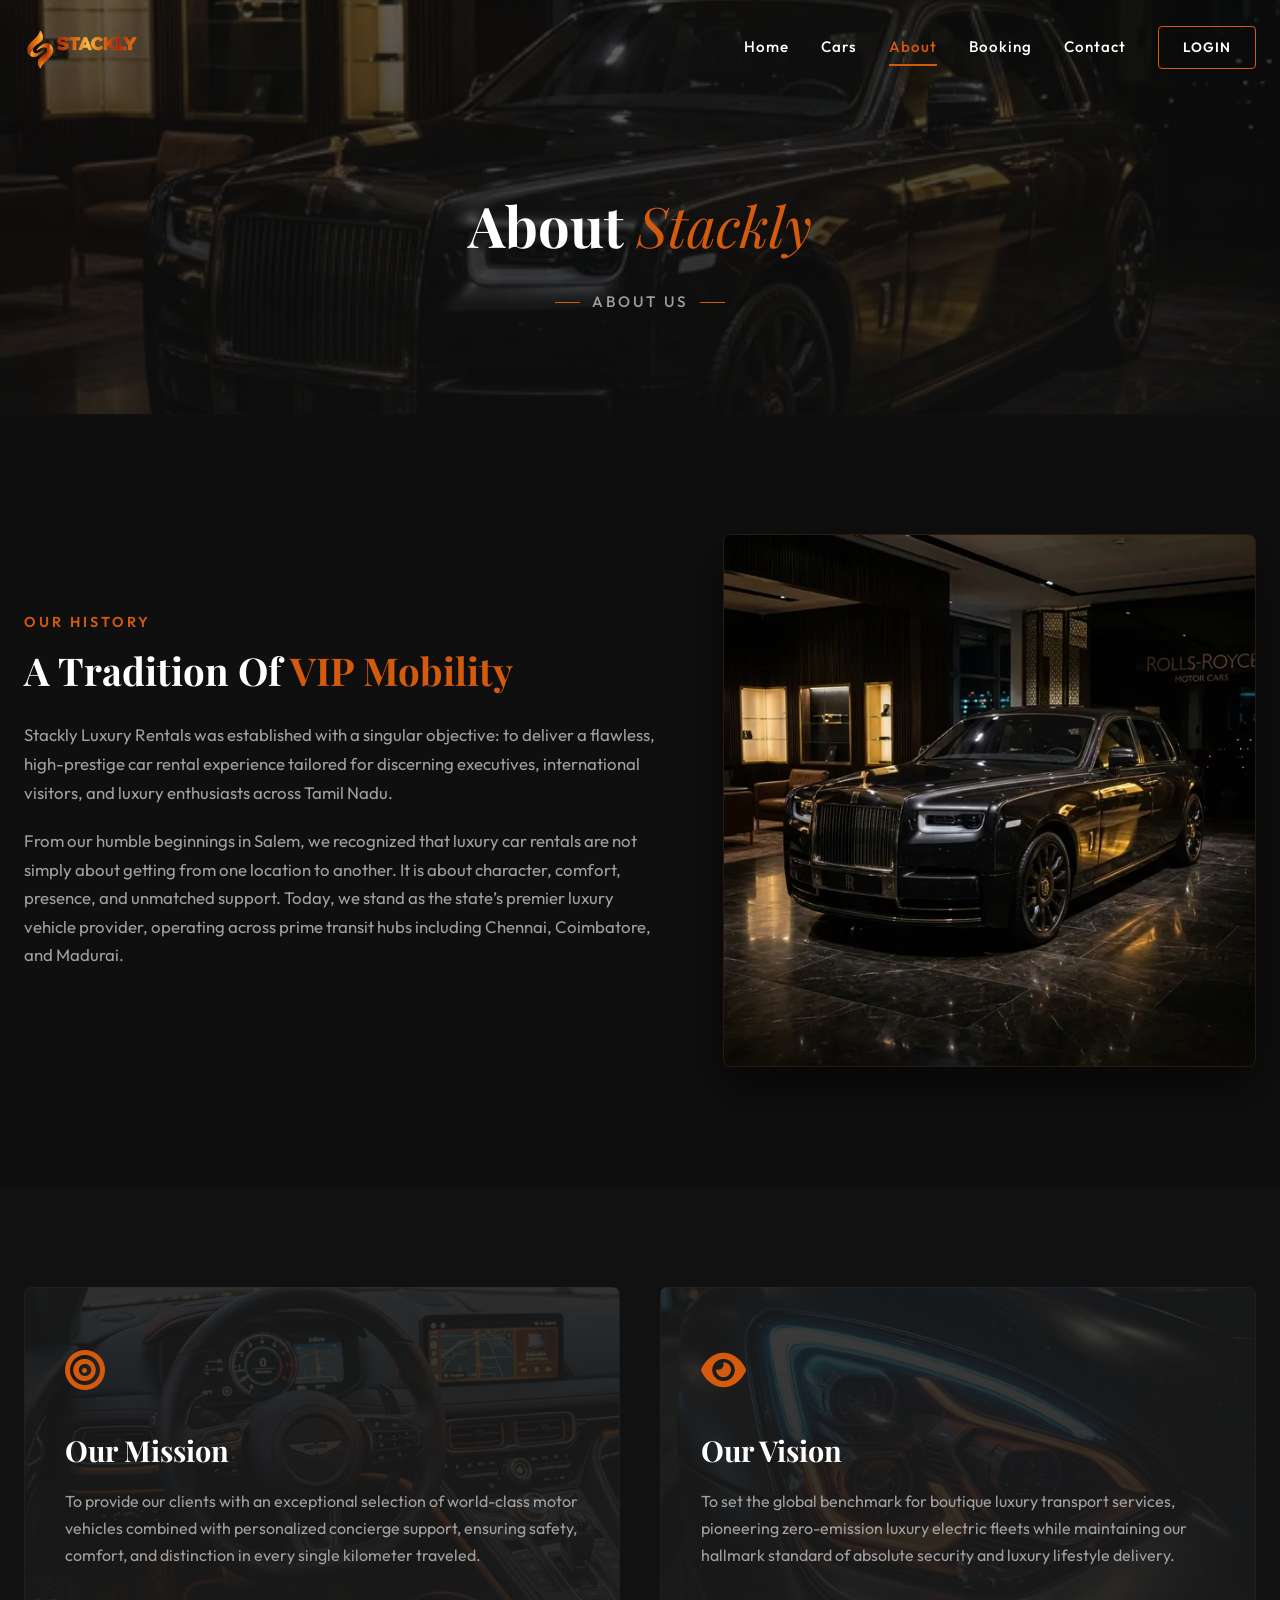
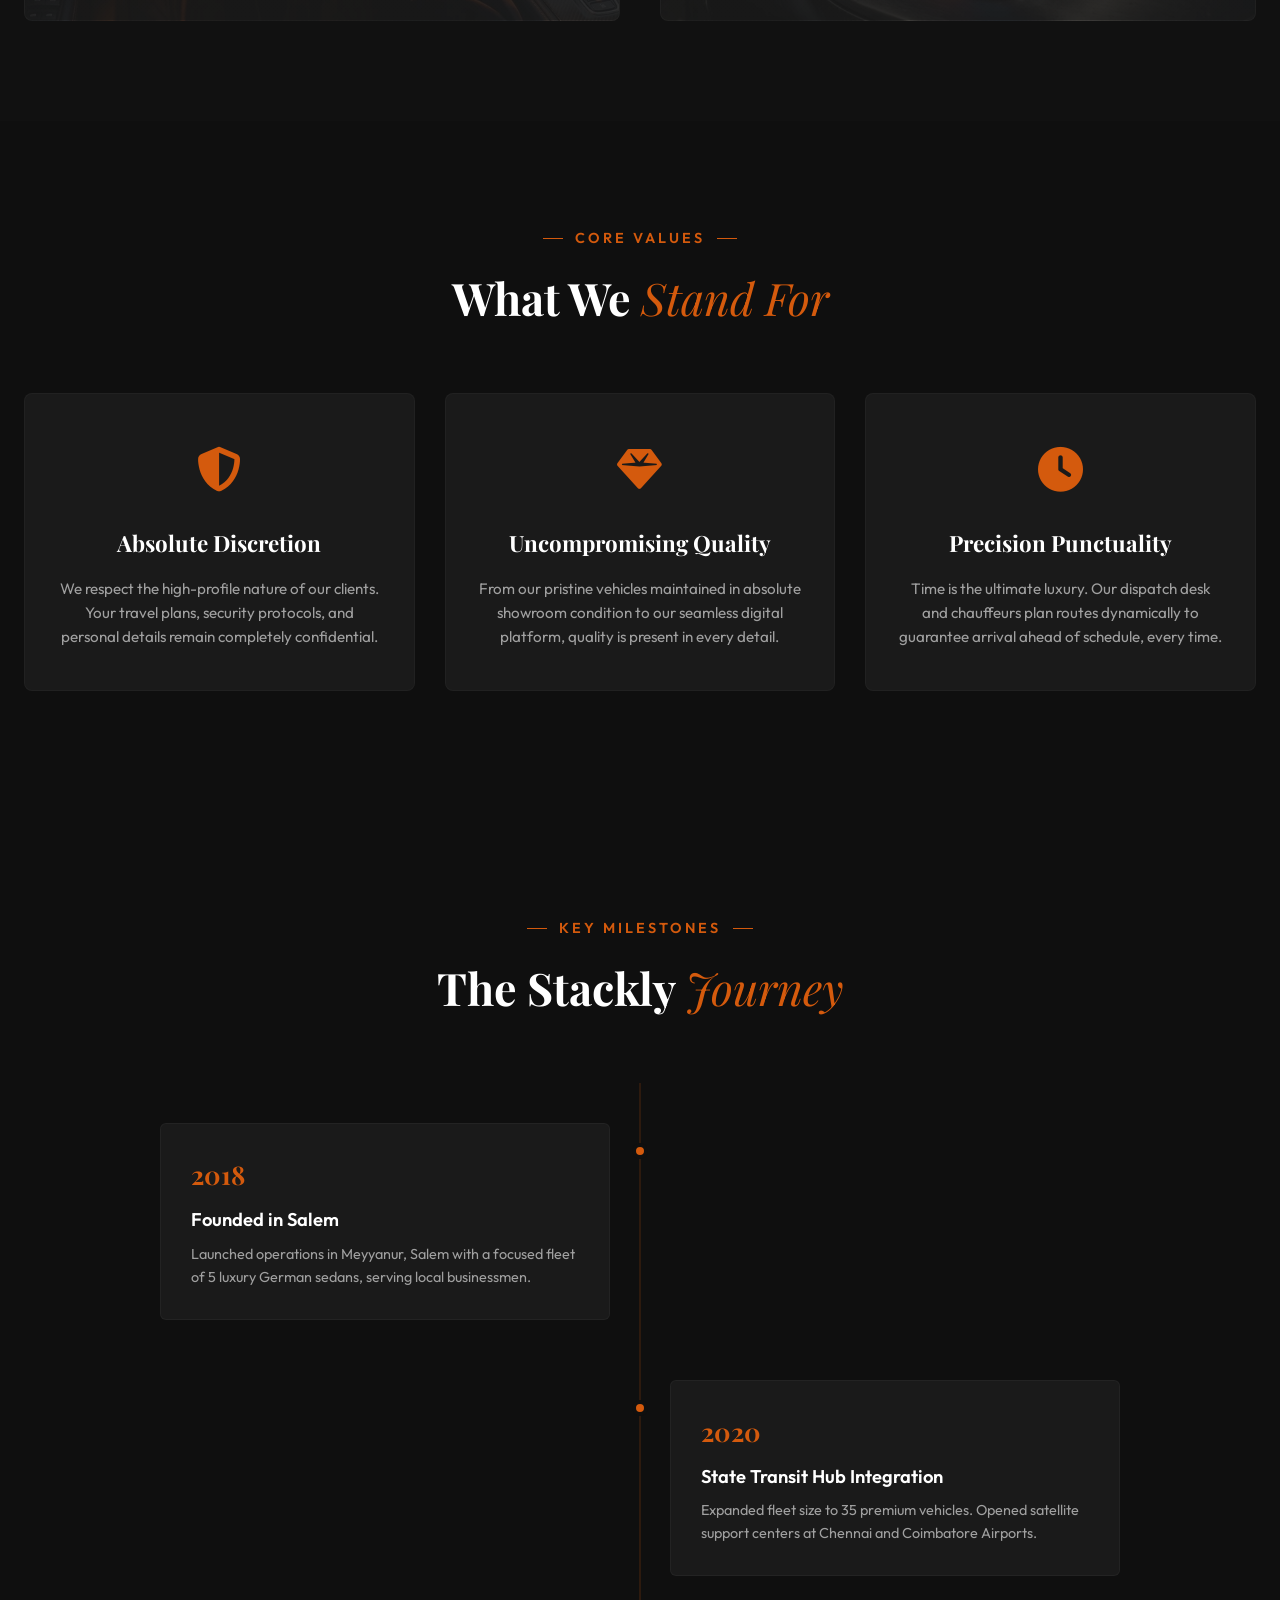
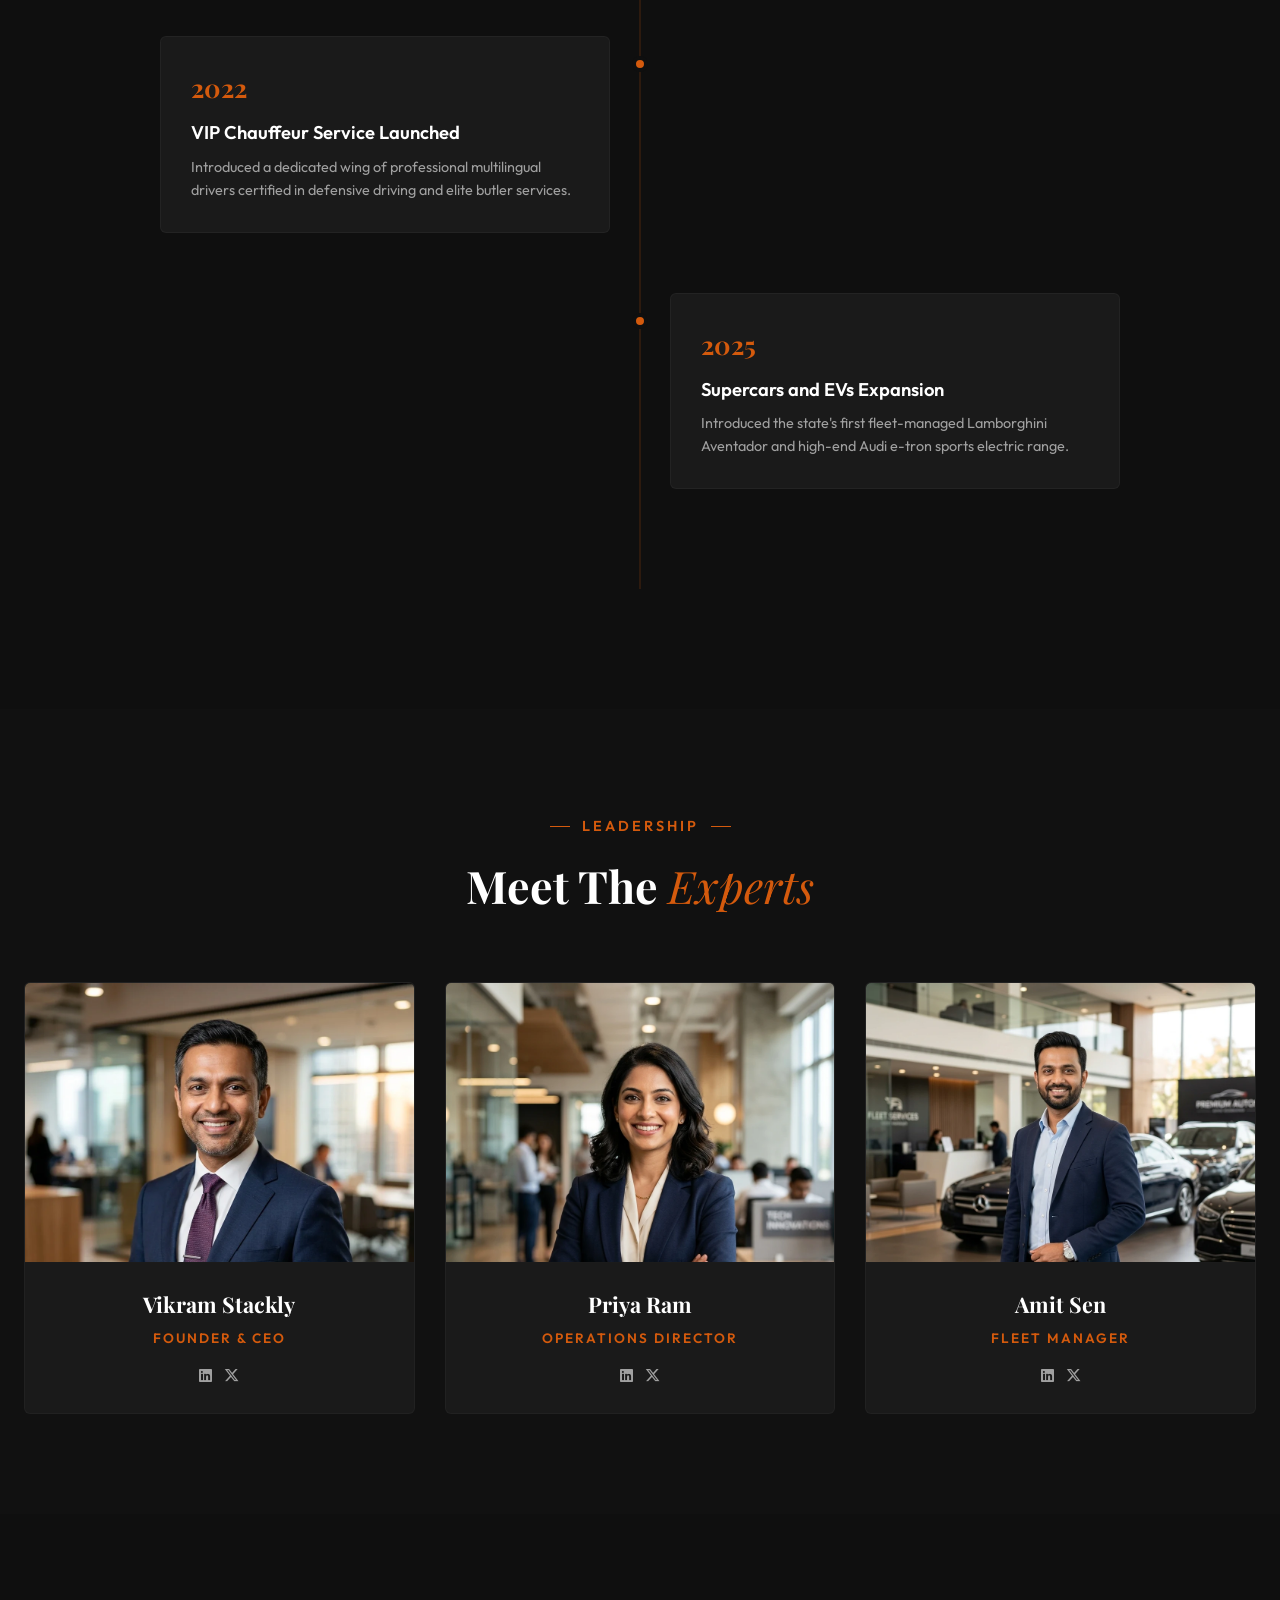
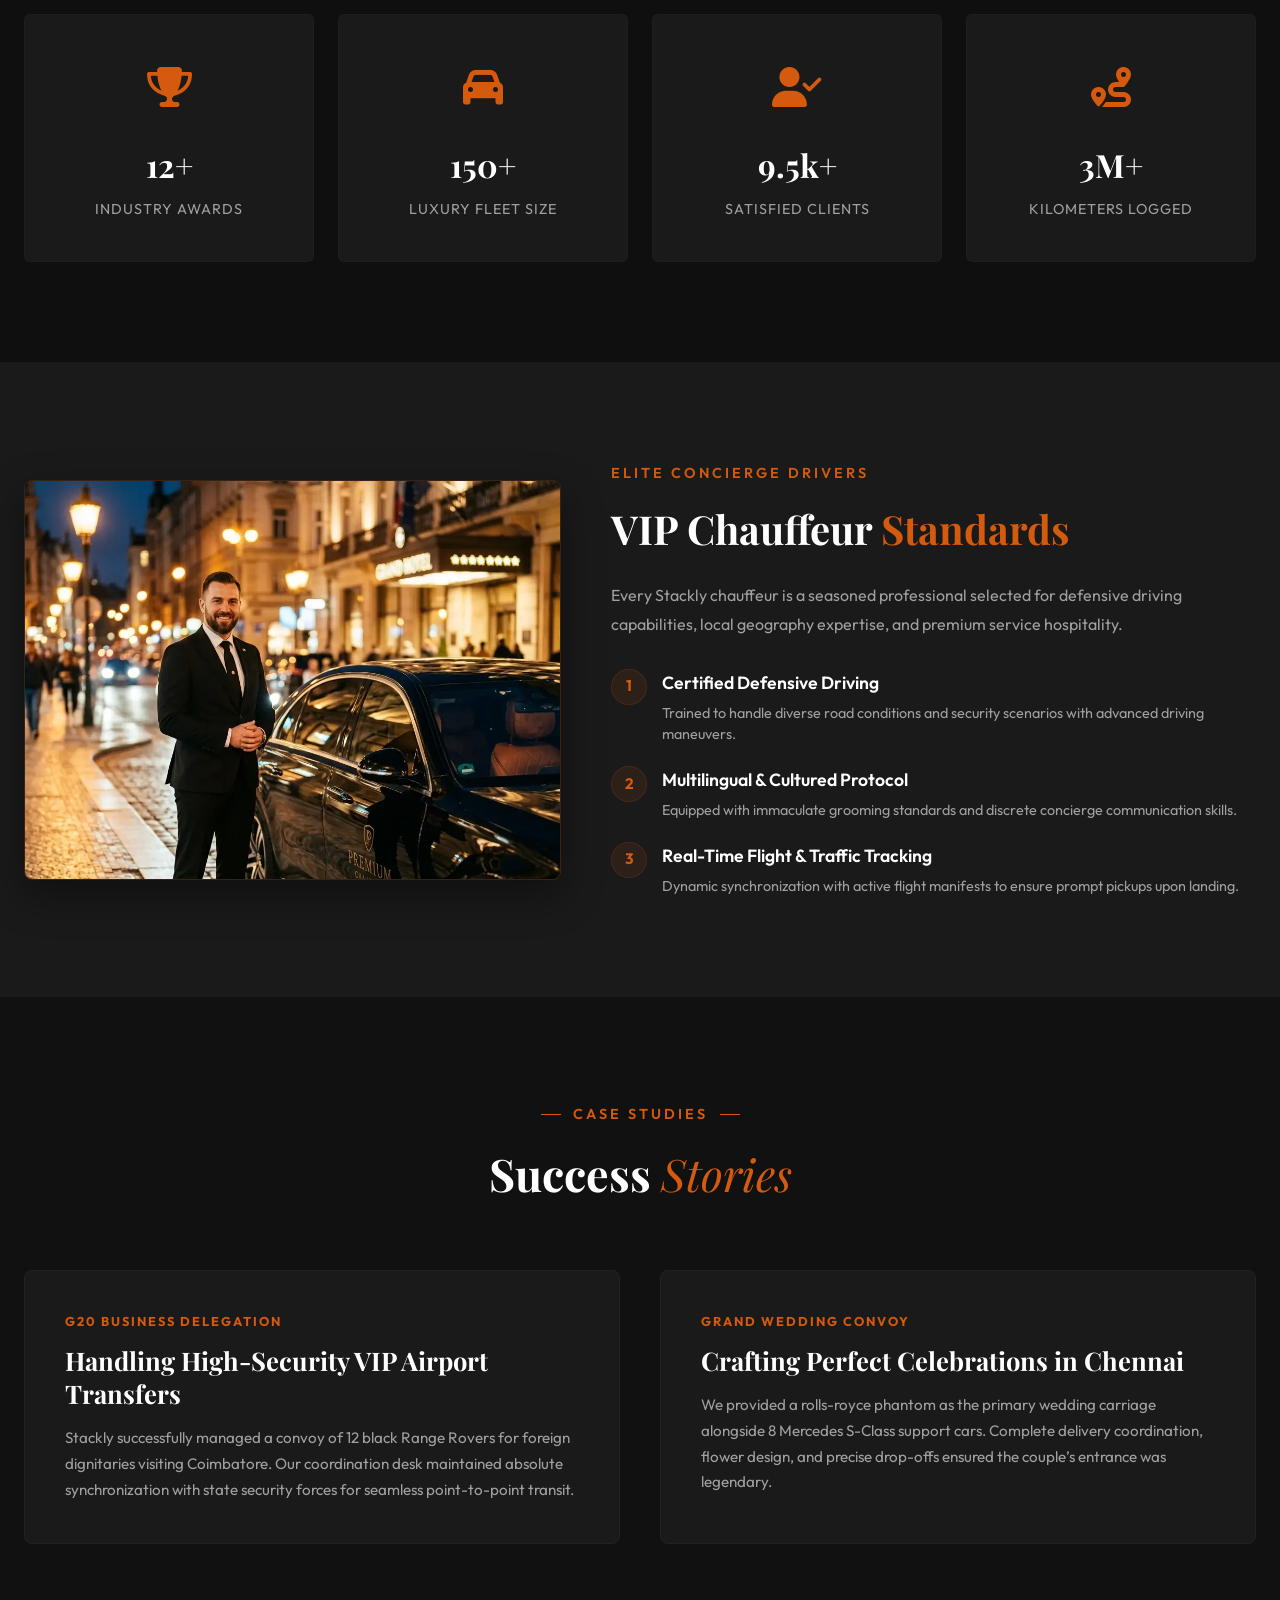
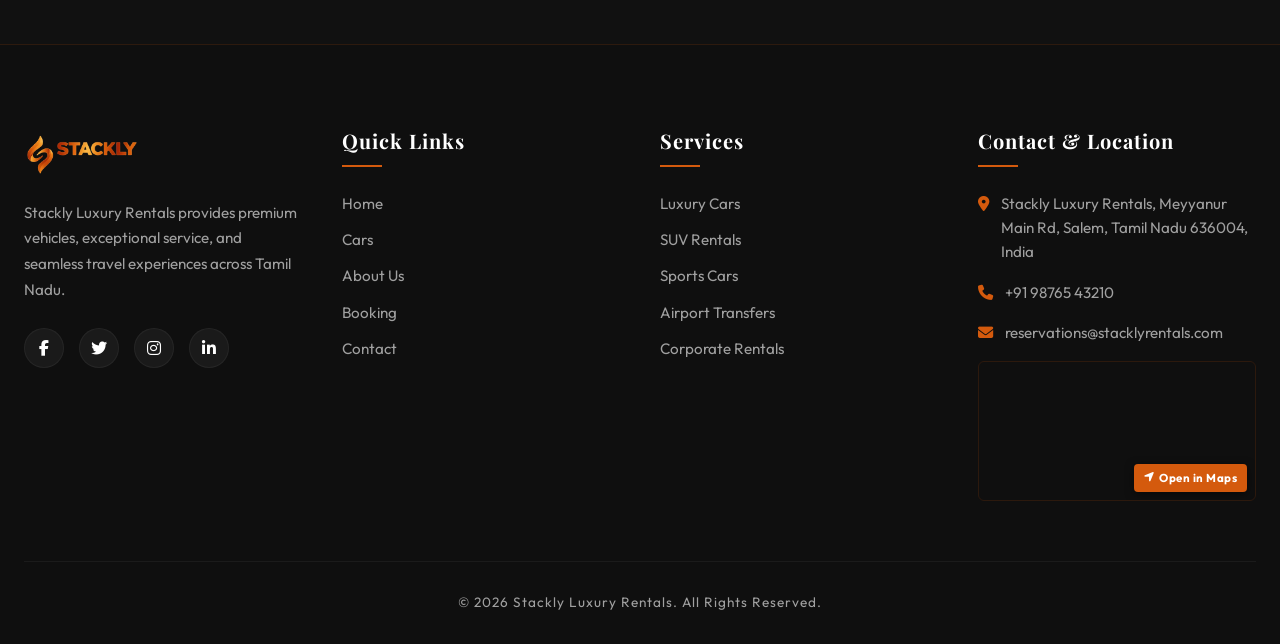
<file: about.html>
<!DOCTYPE html>
<html lang="en">
<head>
    <meta charset="UTF-8">
    <meta name="viewport" content="width=device-width, initial-scale=1.0">
    <meta name="description" content="Discover Stackly's heritage, our dedicated team, mission and vision for luxury transport services across Tamil Nadu.">
    <title>About Us | Stackly Car Rentals</title>
    <!-- Google Fonts -->
    <link rel="preconnect" href="https://fonts.googleapis.com">
    <link rel="preconnect" href="https://fonts.gstatic.com" crossorigin>
    <link href="https://fonts.googleapis.com/css2?family=Outfit:wght@300;400;500;600;700;800&family=Playfair+Display:ital,wght@0,400;0,600;0,700;1,400&display=swap" rel="stylesheet">
    <!-- FontAwesome Icons -->
    <link rel="stylesheet" href="https://cdnjs.cloudflare.com/ajax/libs/font-awesome/6.4.0/css/all.min.css">
    <!-- AOS CSS -->
    <link rel="stylesheet" href="https://unpkg.com/aos@next/dist/aos.css" />
    <style>
        /* CSS VARIABLES & RESET */
        :root {
            --bg-deep: #0F0F0F;
            --bg-primary: #111111;
            --bg-secondary: #1A1A1A;
            --accent: #d45a0d;
            --accent-hover: #b84c0a;
            --btn-bg: #d45a0d;
            --btn-bg-hover: #b84c0a;
            --text-main: #FFFFFF;
            --text-muted: #A0A0A0;
            --glass: rgba(26, 26, 26, 0.75);
            --glass-border: rgba(212, 90, 13, 0.15);
            --transition: all 0.4s cubic-bezier(0.16, 1, 0.3, 1);
            --font-display: 'Playfair Display', serif;
            --font-body: 'Outfit', sans-serif;
        }

        * {
            box-sizing: border-box;
            margin: 0;
            padding: 0;
            scroll-behavior: smooth;
        }

        html, body {
            overflow-x: hidden;
            width: 100%;
            margin: 0;
            padding: 0;
        }

        body {
            background-color: var(--bg-deep);
            color: var(--text-main);
            font-family: var(--font-body);
            line-height: 1.6;
        }

        /* CUSTOM SCROLLBAR */
        ::-webkit-scrollbar {
            width: 8px;
        }
        ::-webkit-scrollbar-track {
            background: var(--bg-deep);
        }
        ::-webkit-scrollbar-thumb {
            background: var(--accent);
            border-radius: 4px;
        }
        ::-webkit-scrollbar-thumb:hover {
            background: var(--accent-hover);
        }

        .container {
            width: 100%;
            max-width: 1300px;
            margin: 0 auto;
            padding: 0 24px;
        }

        /* PRELOADER */
        #preloader {
            position: fixed;
            top: 0;
            left: 0;
            width: 100%;
            height: 100%;
            background-color: var(--bg-deep);
            display: flex;
            justify-content: center;
            align-items: center;
            z-index: 999999;
            transition: transform 0.8s cubic-bezier(0.85, 0, 0.15, 1), visibility 0.8s ease;
        }
        #preloader.fade-out {
            transform: translateY(-100%);
            visibility: hidden;
        }
        .preloader-content {
            display: flex;
            flex-direction: column;
            align-items: center;
            justify-content: center;
            text-align: center;
            transition: transform 0.6s cubic-bezier(0.85, 0, 0.15, 1), opacity 0.5s ease;
        }
        #preloader.fade-out .preloader-content {
            transform: translateY(40px);
            opacity: 0;
        }
        .preloader-logo {
            width: 180px !important;
            height: auto;
            margin-bottom: 0 !important;
            animation: pulse-accent 2s infinite ease-in-out;
        }
        .preloader-brand {
            font-family: var(--font-display);
            font-size: 2.2rem;
            letter-spacing: 4px;
            color: var(--text-main);
            font-weight: 700;
        }
        .preloader-brand span {
            color: var(--accent);
        }
        .preloader-slogan {
            font-size: 0.95rem;
            color: var(--accent);
            letter-spacing: 6px;
            text-transform: uppercase;
            margin-top: 24px !important;
            margin-bottom: 0 !important;
            font-weight: 600;
            text-shadow: 0 0 10px rgba(212, 90, 13, 0.3);
        }
        .preloader-spinner {
            width: 44px;
            height: 44px;
            border: 2px solid rgba(212, 90, 13, 0.1);
            border-top: 2px solid var(--accent);
            border-radius: 50%;
            margin: 24px auto 0 !important;
            animation: spin 1s linear infinite;
            box-shadow: 0 0 15px rgba(212, 90, 13, 0.2);
        }

        @keyframes spin {
            0% { transform: rotate(0deg); }
            100% { transform: rotate(360deg); }
        }
        @keyframes pulse-accent {
            0% { transform: scale(0.95); filter: drop-shadow(0 0 0 rgba(212,90,13, 0.4)); }
            70% { transform: scale(1.05); filter: drop-shadow(0 0 15px rgba(212,90,13, 0.6)); }
            100% { transform: scale(0.95); filter: drop-shadow(0 0 0 rgba(212,90,13, 0)); }
        }

        /* HEADER & NAVBAR */
        .navbar-header {
            position: fixed;
            top: 0;
            left: 0;
            width: 100%;
            z-index: 100000;
            transition: var(--transition);
            background: transparent;
            padding: 20px 0;
            border-bottom: 1px solid transparent;
        }
        .navbar-header.scrolled {
            background: var(--bg-deep);
            padding: 12px 0;
            border-bottom: 1px solid var(--glass-border);
            box-shadow: 0 10px 30px rgba(0,0,0,0.5);
        }
        .nav-container {
            display: flex;
            justify-content: space-between;
            align-items: center;
            max-width: 1300px;
            margin: 0 auto;
            padding: 0 24px;
        }
        .logo-container {
            display: flex;
            align-items: center;
            text-decoration: none;
            gap: 12px;
            transition: var(--transition);
        }
        .logo-img {
            height: 55px;
            width: auto;
            object-fit: contain;
            transition: var(--transition);
        }
        .logo-text {
            font-family: var(--font-display);
            font-size: 1.6rem;
            font-weight: 700;
            color: var(--text-main);
            letter-spacing: 2px;
            transition: var(--transition);
        }
        .logo-text span {
            color: var(--accent);
        }
        .logo-container:hover .logo-text {
            color: var(--accent);
            text-shadow: 0 0 10px rgba(212,90,13,0.3);
        }
        .logo-container:hover .logo-img {
            transform: scale(1.05);
        }

        .nav-menu {
            display: flex;
            align-items: center;
            gap: 32px;
        }
        .nav-link {
            text-decoration: none;
            color: var(--text-main);
            font-size: 0.95rem;
            font-weight: 500;
            letter-spacing: 1px;
            transition: var(--transition);
            position: relative;
            padding: 6px 0;
        }
        .nav-link::after {
            content: '';
            position: absolute;
            bottom: 0;
            left: 0;
            width: 0;
            height: 2px;
            background-color: var(--accent);
            transition: var(--transition);
        }
        .nav-link:hover {
            color: var(--accent);
        }
        .nav-link:hover::after {
            width: 100%;
        }
        .nav-link.active {
            color: var(--accent);
        }
        .nav-link.active::after {
            width: 100%;
        }

        .nav-btn-login {
            background-color: transparent;
            color: var(--text-main);
            border: 1px solid var(--accent);
            padding: 10px 24px;
            border-radius: 4px;
            font-weight: 600;
            text-transform: uppercase;
            font-size: 0.85rem;
            letter-spacing: 1px;
            transition: var(--transition);
        }
        .nav-btn-login:hover {
            background-color: var(--btn-bg);
            color: var(--text-main);
            box-shadow: 0 0 15px rgba(212,90,13,0.4);
            transform: translateY(-2px);
        }

        .hamburger-btn {
            display: none;
            background: transparent;
            border: none;
            cursor: pointer;
            flex-direction: column;
            gap: 6px;
            z-index: 1100;
        }
        .hamburger-btn .bar {
            width: 28px;
            height: 2px;
            background-color: var(--text-main);
            transition: var(--transition);
        }
        .hamburger-btn.active .bar:nth-child(1) {
            transform: translateY(8px) rotate(45deg);
        }
        .hamburger-btn.active .bar:nth-child(2) {
            opacity: 0;
        }
        .hamburger-btn.active .bar:nth-child(3) {
            transform: translateY(-8px) rotate(-45deg);
        }

        /* MOBILE SIDEBAR */
        .mobile-sidebar-overlay {
            position: fixed;
            top: 0;
            left: 0;
            width: 100%;
            height: 100%;
            background-color: rgba(0,0,0,0.8);
            z-index: 100010;
            opacity: 0;
            visibility: hidden;
            transition: var(--transition);
            backdrop-filter: blur(5px);
        }
        .mobile-sidebar-overlay.active {
            opacity: 1;
            visibility: visible;
        }
        .mobile-sidebar {
            position: fixed;
            top: 0;
            right: 0;
            width: 100%;
            max-width: 100%;
            height: 100%;
            background-color: var(--bg-deep);
            border-left: 1px solid var(--glass-border);
            z-index: 100020;
            padding: 40px 30px;
            display: flex;
            flex-direction: column;
            gap: 40px;
            transform: translateX(100%);
            visibility: hidden;
            transition: transform 0.4s cubic-bezier(0.16, 1, 0.3, 1), visibility 0.4s;
        }
        .mobile-sidebar.active {
            transform: translateX(0);
            visibility: visible;
        }
        .sidebar-header {
            display: flex;
            justify-content: space-between;
            align-items: center;
        }
        .close-sidebar-btn {
            background: transparent;
            border: none;
            color: var(--text-main);
            font-size: 2.2rem;
            cursor: pointer;
            transition: var(--transition);
        }
        .close-sidebar-btn:hover {
            color: var(--accent);
        }
        .sidebar-menu {
            display: flex;
            flex-direction: column;
            gap: 24px;
        }
        .sidebar-link {
            text-decoration: none;
            color: var(--text-main);
            font-size: 1.2rem;
            font-weight: 500;
            letter-spacing: 1px;
            transition: var(--transition);
            padding-bottom: 8px;
            border-bottom: 1px solid rgba(255,255,255,0.05);
        }
        .sidebar-link:hover, .sidebar-link.active {
            color: var(--accent);
            border-bottom: 1px solid var(--accent);
            padding-left: 8px;
        }
        .sidebar-btn-login, .sidebar-btn-login.active {
            margin-top: 20px;
            background-color: var(--btn-bg);
            color: var(--text-main) !important;
            text-align: center;
            border-radius: 4px;
            font-weight: 700;
            padding: 14px !important;
            text-transform: uppercase;
            border-bottom: none !important;
        }
        .sidebar-btn-login:hover, .sidebar-btn-login.active:hover {
            background-color: var(--btn-bg-hover);
            color: var(--text-main) !important;
            border-bottom: none !important;
            padding-left: 14px !important;
        }

        /* ABOUT BANNER */
        .about-banner {
            padding: 180px 0 100px;
            background: linear-gradient(rgba(15,15,15,0.65), rgba(15,15,15,0.85)), url('assets/rolls_royce.webp') no-repeat center center/cover;
            text-align: center;
        }
        .banner-title {
            font-family: var(--font-display);
            font-size: 3.5rem;
            font-weight: 700;
            margin-bottom: 15px;
        }
        .banner-title span {
            color: var(--accent);
            font-style: italic;
            font-weight: 400;
        }
        .banner-breadcrumbs {
            font-size: 0.95rem;
            color: var(--text-muted);
            letter-spacing: 3px;
            text-transform: uppercase;
            display: inline-flex;
            align-items: center;
            justify-content: center;
            gap: 12px;
            font-weight: 500;
        }
        .banner-breadcrumbs::before,
        .banner-breadcrumbs::after {
            content: '';
            display: inline-block;
            width: 25px;
            height: 1px;
            background-color: var(--accent);
        }

        /* SECTION HEADERS */
        .section-header {
            text-align: center;
            margin-bottom: 60px;
        }
        .section-tag {
            color: var(--accent);
            font-size: 0.9rem;
            font-weight: 600;
            letter-spacing: 3px;
            text-transform: uppercase;
            margin-bottom: 12px;
            display: block;
        }
        .section-header .section-tag {
            display: inline-flex;
            align-items: center;
            justify-content: center;
            gap: 12px;
            width: 100%;
        }
        .section-header .section-tag::before,
        .section-header .section-tag::after {
            content: '';
            display: inline-block;
            width: 20px;
            height: 1px;
            background-color: var(--accent);
        }
        .section-title {
            font-family: var(--font-display);
            font-size: 2.8rem;
            color: var(--text-main);
            font-weight: 700;
        }
        .section-title span {
            font-style: italic;
            font-weight: 400;
            color: var(--accent);
        }

        /* 1. COMPANY INTRODUCTION */
        .intro-section {
            padding: 120px 0;
            background-color: var(--bg-deep);
        }
        .intro-grid {
            display: grid;
            grid-template-columns: 1.2fr 1fr;
            gap: 60px;
            align-items: center;
        }
        .intro-text h2 {
            font-family: var(--font-display);
            font-size: 2.4rem;
            margin-bottom: 25px;
            line-height: 1.3;
        }
        .intro-text h2 span {
            color: var(--accent);
        }
        .intro-text p {
            color: var(--text-muted);
            margin-bottom: 20px;
            font-size: 1.05rem;
            line-height: 1.7;
        }
        .intro-img-wrapper {
            position: relative;
            border: 1px solid var(--glass-border);
            border-radius: 8px;
            overflow: hidden;
            box-shadow: 0 20px 50px rgba(0,0,0,0.6);
        }
        .intro-img {
            width: 100%;
            height: auto;
            display: block;
            object-fit: cover;
        }

        /* 2-3. MISSION & VISION */
        .mission-vision-section {
            padding: 100px 0;
            background-color: var(--bg-primary);
        }
        .mv-grid {
            display: grid;
            grid-template-columns: repeat(2, 1fr);
            gap: 40px;
        }
        .mv-card {
            background-color: var(--bg-secondary);
            border: 1px solid rgba(255,255,255,0.03);
            padding: 50px 40px;
            border-radius: 8px;
            position: relative;
            transition: var(--transition);
            background-size: cover;
            background-position: center;
        }
        .mv-card.mission-card {
            background: linear-gradient(rgba(26, 26, 26, 0.85), rgba(26, 26, 26, 0.92)), url('assets/mission_bg.webp') no-repeat center center/cover;
        }
        .mv-card.vision-card {
            background: linear-gradient(rgba(26, 26, 26, 0.85), rgba(26, 26, 26, 0.92)), url('assets/vision_bg.webp') no-repeat center center/cover;
        }
        .mv-card:hover {
            border-color: var(--accent);
            transform: translateY(-5px);
        }
        .mv-icon {
            font-size: 2.5rem;
            color: var(--accent);
            margin-bottom: 25px;
        }
        .mv-title {
            font-family: var(--font-display);
            font-size: 1.8rem;
            margin-bottom: 15px;
        }
        .mv-desc {
            color: var(--text-muted);
            font-size: 1rem;
            line-height: 1.7;
        }

        /* 4. TIMELINE */
        .timeline-section {
            padding: 120px 0;
            background-color: var(--bg-deep);
        }
        .timeline-container {
            max-width: 1000px;
            margin: 0 auto;
            position: relative;
            padding: 40px 0;
        }
        .timeline-container::before {
            content: '';
            position: absolute;
            top: 0;
            left: 50%;
            transform: translateX(-50%);
            width: 2px;
            height: 100%;
            background-color: var(--glass-border);
        }
        .timeline-item {
            display: flex;
            justify-content: flex-end;
            padding-right: 50%;
            position: relative;
            margin-bottom: 60px;
        }
        .timeline-item:nth-child(even) {
            justify-content: flex-start;
            padding-right: 0;
            padding-left: 50%;
        }
        .timeline-dot {
            position: absolute;
            top: 20px;
            left: 50%;
            transform: translateX(-50%);
            width: 16px;
            height: 16px;
            border-radius: 50%;
            background-color: var(--accent);
            border: 4px solid var(--bg-deep);
            z-index: 5;
            transition: var(--transition);
        }
        .timeline-item:hover .timeline-dot {
            background-color: var(--text-main);
            box-shadow: 0 0 15px var(--accent);
        }
        .timeline-content {
            background-color: var(--bg-secondary);
            border: 1px solid rgba(255,255,255,0.04);
            padding: 30px;
            border-radius: 6px;
            width: 90%;
            margin-right: 30px;
            transition: var(--transition);
        }
        .timeline-item:nth-child(even) .timeline-content {
            margin-right: 0;
            margin-left: 30px;
        }
        .timeline-item:hover .timeline-content {
            border-color: var(--accent);
        }
        .timeline-year {
            font-family: var(--font-display);
            font-size: 1.6rem;
            font-weight: 700;
            color: var(--accent);
            margin-bottom: 10px;
        }
        .timeline-title {
            font-size: 1.15rem;
            font-weight: 600;
            margin-bottom: 8px;
        }
        .timeline-desc {
            color: var(--text-muted);
            font-size: 0.9rem;
        }

        /* 5. TEAM */
        .team-section {
            padding: 100px 0;
            background-color: var(--bg-primary);
        }
        .team-grid {
            display: grid;
            grid-template-columns: repeat(3, 1fr);
            gap: 30px;
        }
        .team-card {
            background-color: var(--bg-secondary);
            border: 1px solid rgba(255,255,255,0.03);
            border-radius: 6px;
            overflow: hidden;
            text-align: center;
            transition: var(--transition);
        }
        .team-card:hover {
            transform: translateY(-5px);
            border-color: var(--accent);
        }
        .team-avatar-box {
            height: 280px;
            background-color: var(--bg-deep);
            display: flex;
            justify-content: center;
            align-items: center;
            font-size: 5rem;
            color: rgba(212,90,13,0.15);
            position: relative;
            overflow: hidden;
            border-bottom: 1px solid rgba(255,255,255,0.05);
        }
        .team-avatar-box img {
            width: 100%;
            height: 100%;
            object-fit: cover;
            object-position: center top;
            transition: var(--transition);
        }
        .team-card:hover .team-avatar-box img {
            transform: scale(1.05);
        }
        .team-card:hover .team-avatar-box {
            color: var(--accent);
            text-shadow: 0 0 20px rgba(212,90,13,0.2);
        }
        .team-info {
            padding: 24px;
        }
        .team-name {
            font-family: var(--font-display);
            font-size: 1.35rem;
            margin-bottom: 6px;
        }
        .team-role {
            color: var(--accent);
            font-size: 0.85rem;
            text-transform: uppercase;
            letter-spacing: 2px;
            font-weight: 600;
            margin-bottom: 15px;
        }
        .team-socials {
            display: flex;
            justify-content: center;
            gap: 12px;
        }
        .team-socials a {
            color: var(--text-muted);
            font-size: 0.95rem;
            transition: var(--transition);
        }
        .team-socials a:hover {
            color: var(--accent);
        }

        /* 5b. OUR CORE VALUES */
        .values-section {
            padding: 100px 0;
            background-color: var(--bg-deep);
        }
        .values-grid {
            display: grid;
            grid-template-columns: repeat(3, 1fr);
            gap: 30px;
            margin-top: 40px;
        }
        .value-card {
            background-color: var(--bg-secondary);
            border: 1px solid rgba(255,255,255,0.03);
            border-radius: 8px;
            padding: 40px 30px;
            text-align: center;
            transition: var(--transition);
        }
        .value-card:hover {
            border-color: var(--accent);
            transform: translateY(-5px);
        }
        .value-icon {
            font-size: 2.8rem;
            color: var(--accent);
            margin-bottom: 20px;
        }
        .value-title {
            font-family: var(--font-display);
            font-size: 1.4rem;
            margin-bottom: 15px;
        }
        .value-desc {
            color: var(--text-muted);
            font-size: 0.95rem;
            line-height: 1.6;
        }

        /* 6b. CHAUFFEUR STANDARDS */
        .chauffeur-section {
            padding: 100px 0;
            background-color: var(--bg-secondary);
        }
        .chauffeur-grid {
            display: grid;
            grid-template-columns: 1fr 1.2fr;
            gap: 50px;
            align-items: center;
        }
        .chauffeur-content h2 {
            font-family: var(--font-display);
            font-size: 2.5rem;
            margin-bottom: 20px;
        }
        .chauffeur-content h2 span {
            color: var(--accent);
        }
        .chauffeur-content p {
            color: var(--text-muted);
            margin-bottom: 30px;
            font-size: 1rem;
            line-height: 1.8;
        }
        .standards-list {
            display: flex;
            flex-direction: column;
            gap: 20px;
        }
        .standard-item {
            display: flex;
            gap: 15px;
            align-items: flex-start;
        }
        .standard-num {
            background-color: rgba(212,90,13,0.1);
            color: var(--accent);
            width: 36px;
            height: 36px;
            border-radius: 50%;
            display: flex;
            justify-content: center;
            align-items: center;
            font-weight: 700;
            font-size: 0.95rem;
            flex-shrink: 0;
            border: 1px solid var(--glass-border);
        }
        .standard-text h4 {
            font-size: 1.1rem;
            font-weight: 600;
            margin-bottom: 6px;
        }
        .standard-text p {
            color: var(--text-muted);
            font-size: 0.9rem;
            margin-bottom: 0;
            line-height: 1.5;
        }
        .chauffeur-img-wrapper {
            border: 1px solid var(--glass-border);
            border-radius: 8px;
            overflow: hidden;
            height: 400px;
            box-shadow: 0 15px 40px rgba(0,0,0,0.4);
        }
        .chauffeur-img {
            width: 100%;
            height: 100%;
            object-fit: cover;
            object-position: center top;
            transition: var(--transition);
        }
        .chauffeur-img-wrapper:hover .chauffeur-img {
            transform: scale(1.03);
        }

        /* 6. ACHIEVEMENTS */
        .achievements-section {
            padding: 100px 0;
            background-color: var(--bg-deep);
        }
        .achievements-grid {
            display: grid;
            grid-template-columns: repeat(4, 1fr);
            gap: 24px;
        }
        .achievement-card {
            background-color: var(--bg-secondary);
            border: 1px solid rgba(255,255,255,0.02);
            padding: 40px 24px;
            text-align: center;
            border-radius: 6px;
            transition: var(--transition);
        }
        .achievement-card:hover {
            border-color: var(--accent);
        }
        .achieve-icon {
            font-size: 2.5rem;
            color: var(--accent);
            margin-bottom: 20px;
        }
        .achieve-num {
            font-family: var(--font-display);
            font-size: 2rem;
            font-weight: 700;
            margin-bottom: 8px;
        }
        .achieve-title {
            color: var(--text-muted);
            font-size: 0.9rem;
            text-transform: uppercase;
            letter-spacing: 1px;
        }

        /* 7. SUCCESS STORIES */
        .stories-section {
            padding: 100px 0;
            background-color: var(--bg-primary);
        }
        .stories-grid {
            display: grid;
            grid-template-columns: repeat(2, 1fr);
            gap: 40px;
        }
        .story-card {
            background-color: var(--bg-secondary);
            border: 1px solid rgba(255,255,255,0.03);
            border-radius: 8px;
            overflow: hidden;
            transition: var(--transition);
        }
        .story-card:hover {
            border-color: var(--accent);
        }
        .story-content {
            padding: 40px;
        }
        .story-client-tag {
            color: var(--accent);
            font-size: 0.8rem;
            font-weight: 700;
            text-transform: uppercase;
            letter-spacing: 2px;
            margin-bottom: 12px;
            display: block;
        }
        .story-title {
            font-family: var(--font-display);
            font-size: 1.6rem;
            margin-bottom: 15px;
            line-height: 1.3;
        }
        .story-text {
            color: var(--text-muted);
            font-size: 0.95rem;
            line-height: 1.7;
        }

        /* FOOTER */
        footer {
            background-color: var(--bg-deep);
            border-top: 1px solid var(--glass-border);
            padding: 80px 0 30px;
        }
        .footer-grid {
            display: grid;
            grid-template-columns: repeat(4, 1fr);
            gap: 40px;
            margin-bottom: 60px;
        }
        .footer-col h3 {
            font-family: var(--font-display);
            font-size: 1.25rem;
            color: var(--text-main);
            margin-bottom: 25px;
            letter-spacing: 1px;
            position: relative;
            padding-bottom: 10px;
        }
        .footer-col h3::after {
            content: '';
            position: absolute;
            bottom: 0;
            left: 0;
            width: 40px;
            height: 2px;
            background-color: var(--accent);
        }
        .footer-desc {
            color: var(--text-muted);
            font-size: 0.95rem;
            margin-bottom: 25px;
            line-height: 1.7;
        }
        .footer-socials {
            display: flex;
            gap: 15px;
        }
        .social-icon {
            width: 40px;
            height: 40px;
            background-color: var(--bg-secondary);
            color: var(--text-main);
            border-radius: 50%;
            display: flex;
            justify-content: center;
            align-items: center;
            text-decoration: none;
            transition: var(--transition);
            font-size: 1rem;
            border: 1px solid rgba(255,255,255,0.05);
        }
        .social-icon:hover {
            background-color: var(--accent);
            color: var(--text-main);
            transform: translateY(-3px);
            box-shadow: 0 0 10px rgba(212,90,13,0.3);
        }
        .footer-links {
            display: flex;
            flex-direction: column;
            gap: 12px;
        }
        .footer-links a {
            text-decoration: none;
            color: var(--text-muted);
            font-size: 0.95rem;
            transition: var(--transition);
        }
        .footer-links a:hover {
            color: var(--accent);
            padding-left: 5px;
        }
        .footer-contact-item {
            display: flex;
            gap: 12px;
            color: var(--text-muted);
            font-size: 0.95rem;
            margin-bottom: 16px;
            align-items: flex-start;
        }
        .footer-contact-item i {
            color: var(--accent);
            margin-top: 4px;
        }
        .footer-map-container {
            border: 1px solid var(--glass-border);
            border-radius: 6px;
            overflow: hidden;
            height: 140px;
            margin-top: 15px;
            position: relative;
        }
        .footer-map-container iframe {
            width: 100%;
            height: 100%;
            border: none;
            filter: grayscale(1) invert(0.9) contrast(1.2);
        }
        .map-overlay-link {
            position: absolute;
            top: 0;
            left: 0;
            width: 100%;
            height: 100%;
            z-index: 5;
            background: transparent;
            cursor: pointer;
        }
        .map-nav-link {
            position: absolute;
            bottom: 8px;
            right: 8px;
            background-color: var(--accent);
            color: #fff;
            font-size: 0.72rem;
            font-weight: 700;
            padding: 5px 10px;
            border-radius: 4px;
            text-decoration: none;
            letter-spacing: 0.5px;
            display: flex;
            align-items: center;
            gap: 5px;
            z-index: 10;
            box-shadow: 0 2px 8px rgba(0,0,0,0.5);
            transition: background-color 0.2s ease;
            white-space: nowrap;
        }
        .map-nav-link:hover {
            background-color: var(--accent-hover);
        }
        .footer-bottom {
            border-top: 1px solid rgba(255,255,255,0.05);
            padding-top: 30px;
            text-align: center;
            color: var(--text-muted);
            font-size: 0.85rem;
            letter-spacing: 1px;
        }

        /* RESPONSIVE LAYOUTS */
        @media (min-width: 1440px) {
            .container {
                max-width: 1400px;
            }
        }

        @media (max-width: 1024px) {
            .banner-title {
                font-size: 3rem;
            }
            .intro-grid {
                grid-template-columns: 1fr;
                gap: 40px;
            }
            .mv-grid {
                grid-template-columns: 1fr;
            }
            .team-grid {
                grid-template-columns: repeat(2, 1fr);
            }
            .values-grid {
                grid-template-columns: repeat(2, 1fr);
            }
            .chauffeur-grid {
                grid-template-columns: 1fr;
                gap: 40px;
            }
            .chauffeur-img-wrapper {
                height: 350px;
            }
            .achievements-grid {
                grid-template-columns: repeat(2, 1fr);
            }
            .stories-grid {
                grid-template-columns: 1fr;
            }
            .footer-grid {
                grid-template-columns: repeat(2, 1fr);
            }
        }

        @media (max-width: 768px) {
            .nav-menu {
                display: none;
            }
            .hamburger-btn {
                display: flex;
            }
            .timeline-container::before {
                left: 30px;
            }
            .timeline-item {
                justify-content: flex-start;
                padding-right: 0;
                padding-left: 60px;
            }
            .timeline-item:nth-child(even) {
                padding-left: 60px;
            }
            .timeline-dot {
                left: 30px;
            }
            .timeline-content {
                width: 100%;
                margin-right: 0;
                margin-left: 10px !important;
            }
            .team-grid {
                grid-template-columns: 1fr;
            }
            .values-grid {
                grid-template-columns: 1fr;
            }
            .footer-grid {
                grid-template-columns: 1fr;
            }
        }

        @media (max-width: 425px) {
            .banner-title {
                font-size: 2.2rem;
            }
            .intro-section {
                padding: 60px 0;
            }
            .section-title {
                font-size: 2rem;
            }
            .achievement-card {
                padding: 30px 15px;
            }
            .achievements-grid {
                grid-template-columns: 1fr;
            }
            .footer-grid {
                grid-template-columns: 1fr;
            }
        }

        @media (max-width: 375px) {
            .logo-text {
                font-size: 1.3rem;
            }
            .preloader-brand {
                font-size: 1.8rem;
            }
        }
    </style>
</head>
<body>

    <!-- PRELOADER -->
    <div id="preloader">
        <div class="preloader-content">
            <img src="assets/logoog.webp" alt="Stackly Logo" class="preloader-logo" style="width: 180px; height: auto;">
            <p class="preloader-slogan" style="margin-top: 15px;">Drive the Dream</p>
            <div class="preloader-spinner"></div>
        </div>
    </div>

    <!-- STICKY NAVBAR -->
    <header class="navbar-header">
        <div class="nav-container">
            <a href="index.html" class="logo-container">
                <img src="assets/logoog.webp" alt="Stackly Logo" class="logo-img">
            </a>
            <nav class="nav-menu">
                <a href="index.html" class="nav-link">Home</a>
                <a href="cars.html" class="nav-link">Cars</a>
                <a href="about.html" class="nav-link active">About</a>
                <a href="booking.html" class="nav-link">Booking</a>
                <a href="contact.html" class="nav-link">Contact</a>
                <a href="login.html" class="nav-link nav-btn-login">Login</a>
            </nav>
            <button class="hamburger-btn" aria-label="Toggle Menu">
                <span class="bar"></span>
                <span class="bar"></span>
                <span class="bar"></span>
            </button>
        </div>
    </header>

    <!-- MOBILE SIDEBAR -->
    <div class="mobile-sidebar-overlay"></div>
    <aside class="mobile-sidebar">
        <div class="sidebar-header">
            <a href="index.html" class="logo-container">
                <img src="assets/logoog.webp" alt="Stackly Logo" class="logo-img">
            </a>
            <button class="close-sidebar-btn" aria-label="Close Menu">&times;</button>
        </div>
        <nav class="sidebar-menu">
            <a href="index.html" class="sidebar-link">Home</a>
            <a href="cars.html" class="sidebar-link">Cars</a>
            <a href="about.html" class="sidebar-link active">About</a>
            <a href="booking.html" class="sidebar-link">Booking</a>
            <a href="contact.html" class="sidebar-link">Contact</a>
            <a href="login.html" class="sidebar-link sidebar-btn-login">Login</a>
        </nav>
    </aside>

    <!-- ABOUT BANNER -->
    <section class="about-banner">
        <div class="container">
            <h1 class="banner-title" data-aos="fade-down" data-aos-duration="1000">About <span>Stackly</span></h1>
            <div class="banner-breadcrumbs" data-aos="fade-up" data-aos-delay="200">
                About Us
            </div>
        </div>
    </section>

    <!-- 1. COMPANY INTRODUCTION -->
    <section class="intro-section">
        <div class="container">
            <div class="intro-grid">
                <div class="intro-text" data-aos="fade-right">
                    <span class="section-tag">Our History</span>
                    <h2>A Tradition Of <span>VIP Mobility</span></h2>
                    <p>Stackly Luxury Rentals was established with a singular objective: to deliver a flawless, high-prestige car rental experience tailored for discerning executives, international visitors, and luxury enthusiasts across Tamil Nadu.</p>
                    <p>From our humble beginnings in Salem, we recognized that luxury car rentals are not simply about getting from one location to another. It is about character, comfort, presence, and unmatched support. Today, we stand as the state’s premier luxury vehicle provider, operating across prime transit hubs including Chennai, Coimbatore, and Madurai.</p>
                </div>
                <div class="intro-img-wrapper" data-aos="fade-left">
                    <img src="assets/rolls_royce.webp" alt="Stackly HQ" class="intro-img">
                </div>
            </div>
        </div>
    </section>

    <!-- 2-3. MISSION & VISION -->
    <section class="mission-vision-section">
        <div class="container">
            <div class="mv-grid">
                <div class="mv-card mission-card" data-aos="fade-up" data-aos-delay="100">
                    <div class="mv-icon"><i class="fa-solid fa-bullseye"></i></div>
                    <h3 class="mv-title">Our Mission</h3>
                    <p class="mv-desc">To provide our clients with an exceptional selection of world-class motor vehicles combined with personalized concierge support, ensuring safety, comfort, and distinction in every single kilometer traveled.</p>
                </div>
                <div class="mv-card vision-card" data-aos="fade-up" data-aos-delay="200">
                    <div class="mv-icon"><i class="fa-solid fa-eye"></i></div>
                    <h3 class="mv-title">Our Vision</h3>
                    <p class="mv-desc">To set the global benchmark for boutique luxury transport services, pioneering zero-emission luxury electric fleets while maintaining our hallmark standard of absolute security and luxury lifestyle delivery.</p>
                </div>
            </div>
        </div>
    </section>

    <!-- 2b. OUR CORE VALUES -->
    <section class="values-section">
        <div class="container">
            <div class="section-header" data-aos="fade-up">
                <span class="section-tag">Core Values</span>
                <h2 class="section-title">What We <span>Stand For</span></h2>
            </div>
            <div class="values-grid">
                <!-- Value 1 -->
                <div class="value-card" data-aos="fade-up" data-aos-delay="100">
                    <div class="value-icon"><i class="fa-solid fa-shield-halved"></i></div>
                    <h3 class="value-title">Absolute Discretion</h3>
                    <p class="value-desc">We respect the high-profile nature of our clients. Your travel plans, security protocols, and personal details remain completely confidential.</p>
                </div>
                <!-- Value 2 -->
                <div class="value-card" data-aos="fade-up" data-aos-delay="200">
                    <div class="value-icon"><i class="fa-solid fa-gem"></i></div>
                    <h3 class="value-title">Uncompromising Quality</h3>
                    <p class="value-desc">From our pristine vehicles maintained in absolute showroom condition to our seamless digital platform, quality is present in every detail.</p>
                </div>
                <!-- Value 3 -->
                <div class="value-card" data-aos="fade-up" data-aos-delay="300">
                    <div class="value-icon"><i class="fa-solid fa-clock"></i></div>
                    <h3 class="value-title">Precision Punctuality</h3>
                    <p class="value-desc">Time is the ultimate luxury. Our dispatch desk and chauffeurs plan routes dynamically to guarantee arrival ahead of schedule, every time.</p>
                </div>
            </div>
        </div>
    </section>

    <!-- 4. TIMELINE -->
    <section class="timeline-section">
        <div class="container">
            <div class="section-header" data-aos="fade-up">
                <span class="section-tag">Key Milestones</span>
                <h2 class="section-title">The Stackly <span>Journey</span></h2>
            </div>
            <div class="timeline-container">
                <!-- Timeline Item 1 -->
                <div class="timeline-item" data-aos="fade-right">
                    <div class="timeline-dot"></div>
                    <div class="timeline-content">
                        <div class="timeline-year">2018</div>
                        <h4 class="timeline-title">Founded in Salem</h4>
                        <p class="timeline-desc">Launched operations in Meyyanur, Salem with a focused fleet of 5 luxury German sedans, serving local businessmen.</p>
                    </div>
                </div>

                <!-- Timeline Item 2 -->
                <div class="timeline-item" data-aos="fade-left">
                    <div class="timeline-dot"></div>
                    <div class="timeline-content">
                        <div class="timeline-year">2020</div>
                        <h4 class="timeline-title">State Transit Hub Integration</h4>
                        <p class="timeline-desc">Expanded fleet size to 35 premium vehicles. Opened satellite support centers at Chennai and Coimbatore Airports.</p>
                    </div>
                </div>

                <!-- Timeline Item 3 -->
                <div class="timeline-item" data-aos="fade-right">
                    <div class="timeline-dot"></div>
                    <div class="timeline-content">
                        <div class="timeline-year">2022</div>
                        <h4 class="timeline-title">VIP Chauffeur Service Launched</h4>
                        <p class="timeline-desc">Introduced a dedicated wing of professional multilingual drivers certified in defensive driving and elite butler services.</p>
                    </div>
                </div>

                <!-- Timeline Item 4 -->
                <div class="timeline-item" data-aos="fade-left">
                    <div class="timeline-dot"></div>
                    <div class="timeline-content">
                        <div class="timeline-year">2025</div>
                        <h4 class="timeline-title">Supercars and EVs Expansion</h4>
                        <p class="timeline-desc">Introduced the state's first fleet-managed Lamborghini Aventador and high-end Audi e-tron sports electric range.</p>
                    </div>
                </div>
            </div>
        </div>
    </section>

    <!-- 5. TEAM -->
    <section class="team-section">
        <div class="container">
            <div class="section-header" data-aos="fade-up">
                <span class="section-tag">Leadership</span>
                <h2 class="section-title">Meet The <span>Experts</span></h2>
            </div>
            <div class="team-grid">
                <!-- Member 1 -->
                <div class="team-card" data-aos="fade-up" data-aos-delay="100">
                    <div class="team-avatar-box">
                        <img src="assets/vikram_stackly.webp" alt="Vikram Stackly">
                    </div>
                    <div class="team-info">
                        <h3 class="team-name">Vikram Stackly</h3>
                        <p class="team-role">Founder & CEO</p>
                        <div class="team-socials">
                            <a href="404.html"><i class="fa-brands fa-linkedin"></i></a>
                            <a href="#"><i class="fa-brands fa-x-twitter"></i></a>
                        </div>
                    </div>
                </div>

                <!-- Member 2 -->
                <div class="team-card" data-aos="fade-up" data-aos-delay="200">
                    <div class="team-avatar-box">
                        <img src="assets/priya_ram.webp" alt="Priya Ram">
                    </div>
                    <div class="team-info">
                        <h3 class="team-name">Priya Ram</h3>
                        <p class="team-role">Operations Director</p>
                        <div class="team-socials">
                            <a href="404.html"><i class="fa-brands fa-linkedin"></i></a>
                            <a href="#"><i class="fa-brands fa-x-twitter"></i></a>
                        </div>
                    </div>
                </div>

                <!-- Member 3 -->
                <div class="team-card" data-aos="fade-up" data-aos-delay="300">
                    <div class="team-avatar-box">
                        <img src="assets/amit_sen.webp" alt="Amit Sen">
                    </div>
                    <div class="team-info">
                        <h3 class="team-name">Amit Sen</h3>
                        <p class="team-role">Fleet Manager</p>
                        <div class="team-socials">
                            <a href="404.html"><i class="fa-brands fa-linkedin"></i></a>
                            <a href="#"><i class="fa-brands fa-x-twitter"></i></a>
                        </div>
                    </div>
                </div>
            </div>
        </div>
    </section>

    <!-- 6. ACHIEVEMENTS -->
    <section class="achievements-section">
        <div class="container">
            <div class="achievements-grid">
                <div class="achievement-card" data-aos="zoom-in" data-aos-delay="100">
                    <div class="achieve-icon"><i class="fa-solid fa-trophy"></i></div>
                    <div class="achieve-num">12+</div>
                    <div class="achieve-title">Industry Awards</div>
                </div>
                <div class="achievement-card" data-aos="zoom-in" data-aos-delay="200">
                    <div class="achieve-icon"><i class="fa-solid fa-car"></i></div>
                    <div class="achieve-num">150+</div>
                    <div class="achieve-title">Luxury Fleet Size</div>
                </div>
                <div class="achievement-card" data-aos="zoom-in" data-aos-delay="300">
                    <div class="achieve-icon"><i class="fa-solid fa-user-check"></i></div>
                    <div class="achieve-num">9.5k+</div>
                    <div class="achieve-title">Satisfied Clients</div>
                </div>
                <div class="achievement-card" data-aos="zoom-in" data-aos-delay="400">
                    <div class="achieve-icon"><i class="fa-solid fa-route"></i></div>
                    <div class="achieve-num">3M+</div>
                    <div class="achieve-title">Kilometers Logged</div>
                </div>
            </div>
        </div>
    </section>

    <!-- 6b. PREMIUM CHAUFFEUR STANDARDS -->
    <section class="chauffeur-section">
        <div class="container">
            <div class="chauffeur-grid">
                <div class="chauffeur-img-wrapper" data-aos="fade-right">
                    <img src="assets/chauffeur_vip.webp" alt="Elite Chauffeur Service" class="chauffeur-img">
                </div>
                <div class="chauffeur-content" data-aos="fade-left">
                    <span class="section-tag">Elite Concierge Drivers</span>
                    <h2>VIP Chauffeur <span>Standards</span></h2>
                    <p>Every Stackly chauffeur is a seasoned professional selected for defensive driving capabilities, local geography expertise, and premium service hospitality.</p>
                    <div class="standards-list">
                        <div class="standard-item">
                            <div class="standard-num">1</div>
                            <div class="standard-text">
                                <h4>Certified Defensive Driving</h4>
                                <p>Trained to handle diverse road conditions and security scenarios with advanced driving maneuvers.</p>
                            </div>
                        </div>
                        <div class="standard-item">
                            <div class="standard-num">2</div>
                            <div class="standard-text">
                                <h4>Multilingual & Cultured Protocol</h4>
                                <p>Equipped with immaculate grooming standards and discrete concierge communication skills.</p>
                            </div>
                        </div>
                        <div class="standard-item">
                            <div class="standard-num">3</div>
                            <div class="standard-text">
                                <h4>Real-Time Flight & Traffic Tracking</h4>
                                <p>Dynamic synchronization with active flight manifests to ensure prompt pickups upon landing.</p>
                            </div>
                        </div>
                    </div>
                </div>
            </div>
        </div>
    </section>

    <!-- 7. SUCCESS STORIES -->
    <section class="stories-section">
        <div class="container">
            <div class="section-header" data-aos="fade-up">
                <span class="section-tag">Case Studies</span>
                <h2 class="section-title">Success <span>Stories</span></h2>
            </div>
            <div class="stories-grid">
                <!-- Case 1 -->
                <div class="story-card" data-aos="fade-right">
                    <div class="story-content">
                        <span class="story-client-tag">G20 Business Delegation</span>
                        <h3 class="story-title">Handling High-Security VIP Airport Transfers</h3>
                        <p class="story-text">Stackly successfully managed a convoy of 12 black Range Rovers for foreign dignitaries visiting Coimbatore. Our coordination desk maintained absolute synchronization with state security forces for seamless point-to-point transit.</p>
                    </div>
                </div>

                <!-- Case 2 -->
                <div class="story-card" data-aos="fade-left">
                    <div class="story-content">
                        <span class="story-client-tag">Grand Wedding Convoy</span>
                        <h3 class="story-title">Crafting Perfect Celebrations in Chennai</h3>
                        <p class="story-text">We provided a rolls-royce phantom as the primary wedding carriage alongside 8 Mercedes S-Class support cars. Complete delivery coordination, flower design, and precise drop-offs ensured the couple’s entrance was legendary.</p>
                    </div>
                </div>
            </div>
        </div>
    </section>

    <!-- FOOTER -->
    <footer>
        <div class="container">
            <div class="footer-grid" data-aos="fade-up">
                <!-- COL 1 -->
                <div class="footer-col">
                    <a href="index.html" class="logo-container" style="margin-bottom: 20px;">
                        <img src="assets/logoog.webp" alt="Stackly Logo" class="logo-img">
                    </a>
                    <p class="footer-desc">Stackly Luxury Rentals provides premium vehicles, exceptional service, and seamless travel experiences across Tamil Nadu.</p>
                    <div class="footer-socials">
                        <a href="404.html" class="social-icon"><i class="fa-brands fa-facebook-f"></i></a>
                        <a href="404.html" class="social-icon"><i class="fa-brands fa-twitter"></i></a>
                        <a href="404.html" class="social-icon"><i class="fa-brands fa-instagram"></i></a>
                        <a href="404.html" class="social-icon"><i class="fa-brands fa-linkedin-in"></i></a>
                    </div>
                </div>
                <!-- COL 2 -->
                <div class="footer-col">
                    <h3>Quick Links</h3>
                    <div class="footer-links">
                        <a href="index.html">Home</a>
                        <a href="cars.html">Cars</a>
                        <a href="about.html">About Us</a>
                        <a href="booking.html">Booking</a>
                        <a href="contact.html">Contact</a>
                    </div>
                </div>
                <!-- COL 3 -->
                <div class="footer-col">
                    <h3>Services</h3>
                    <div class="footer-links">
                        <a href="cars.html?cat=luxury">Luxury Cars</a>
                        <a href="cars.html?cat=suv">SUV Rentals</a>
                        <a href="cars.html?cat=sports">Sports Cars</a>
                        <a href="404.html">Airport Transfers</a>
                        <a href="404.html">Corporate Rentals</a>
                    </div>
                </div>
                <!-- COL 4 -->
                <div class="footer-col">
                    <h3>Contact & Location</h3>
                    <div class="footer-contact-item">
                        <i class="fa-solid fa-location-dot"></i>
                        <span>Stackly Luxury Rentals, Meyyanur Main Rd, Salem, Tamil Nadu 636004, India</span>
                    </div>
                    <div class="footer-contact-item">
                        <i class="fa-solid fa-phone"></i>
                        <span>+91 98765 43210</span>
                    </div>
                    <div class="footer-contact-item">
                        <i class="fa-solid fa-envelope"></i>
                        <span>reservations@stacklyrentals.com</span>
                    </div>
                    <div class="footer-map-container">
                        <iframe src="https://www.google.com/maps/embed?pb=!1m18!1m12!1m3!1d62512.969855325515!2d78.11306307164998!3d11.658253163771962!2m3!1f0!2f0!3f0!3m2!1i1024!2i768!4f13.1!3m3!1m2!1s0x3babf1cc5d5a570f%3A0xe54d32a677bfb6db!2sSalem%2C%20Tamil%20Nadu!5e0!3m2!1sen!2sin!4v1689269411993!5m2!1sen!2sin" allowfullscreen="" loading="lazy"></iframe>
                        <a href="https://maps.google.com/?q=Stackly+Luxury+Rentals,+Meyyanur+Main+Rd,+Salem,+Tamil+Nadu+636004" target="_blank" rel="noopener noreferrer" class="map-overlay-link" aria-label="Open location in Google Maps"></a>
                        <a href="https://maps.google.com/?q=Stackly+Luxury+Rentals,+Meyyanur+Main+Rd,+Salem,+Tamil+Nadu+636004" target="_blank" rel="noopener noreferrer" class="map-nav-link" aria-label="Open location in Google Maps">
                            <i class="fa-solid fa-location-arrow"></i> Open in Maps
                        </a>
                    </div>
                </div>
            </div>
            <div class="footer-bottom">
                &copy; 2026 Stackly Luxury Rentals. All Rights Reserved.
            </div>
        </div>
    </footer>

    <!-- AOS JS -->
    <script src="https://unpkg.com/aos@next/dist/aos.js"></script>
    <script>
        // PRELOADER
        window.addEventListener('load', () => {
            const preloader = document.getElementById('preloader');
            setTimeout(() => {
                preloader.classList.add('fade-out');
            }, 600);
        });

        // AOS INITIALIZATION
        AOS.init({
            duration: 800,
            easing: 'ease-in-out',
            once: true
        });

        // STICKY HEADER
        window.addEventListener('scroll', () => {
            const header = document.querySelector('.navbar-header');
            if (window.scrollY > 50) {
                header.classList.add('scrolled');
            } else {
                header.classList.remove('scrolled');
            }
        });

        // MOBILE SIDEBAR
        const hamburgerBtn = document.querySelector('.hamburger-btn');
        const closeSidebarBtn = document.querySelector('.close-sidebar-btn');
        const mobileSidebar = document.querySelector('.mobile-sidebar');
        const mobileOverlay = document.querySelector('.mobile-sidebar-overlay');
        const sidebarLinks = document.querySelectorAll('.sidebar-link');

        function openSidebar() {
            hamburgerBtn.classList.add('active');
            mobileSidebar.classList.add('active');
            mobileOverlay.classList.add('active');
            document.body.style.overflow = 'hidden';
        }

        function closeSidebar() {
            hamburgerBtn.classList.remove('active');
            mobileSidebar.classList.remove('active');
            mobileOverlay.classList.remove('active');
            document.body.style.overflow = '';
        }

        hamburgerBtn.addEventListener('click', () => {
            if (mobileSidebar.classList.contains('active')) {
                closeSidebar();
            } else {
                openSidebar();
            }
        });
        closeSidebarBtn.addEventListener('click', closeSidebar);
        mobileOverlay.addEventListener('click', closeSidebar);
        sidebarLinks.forEach(link => link.addEventListener('click', closeSidebar));
    </script>
</body>
</html>
</file>
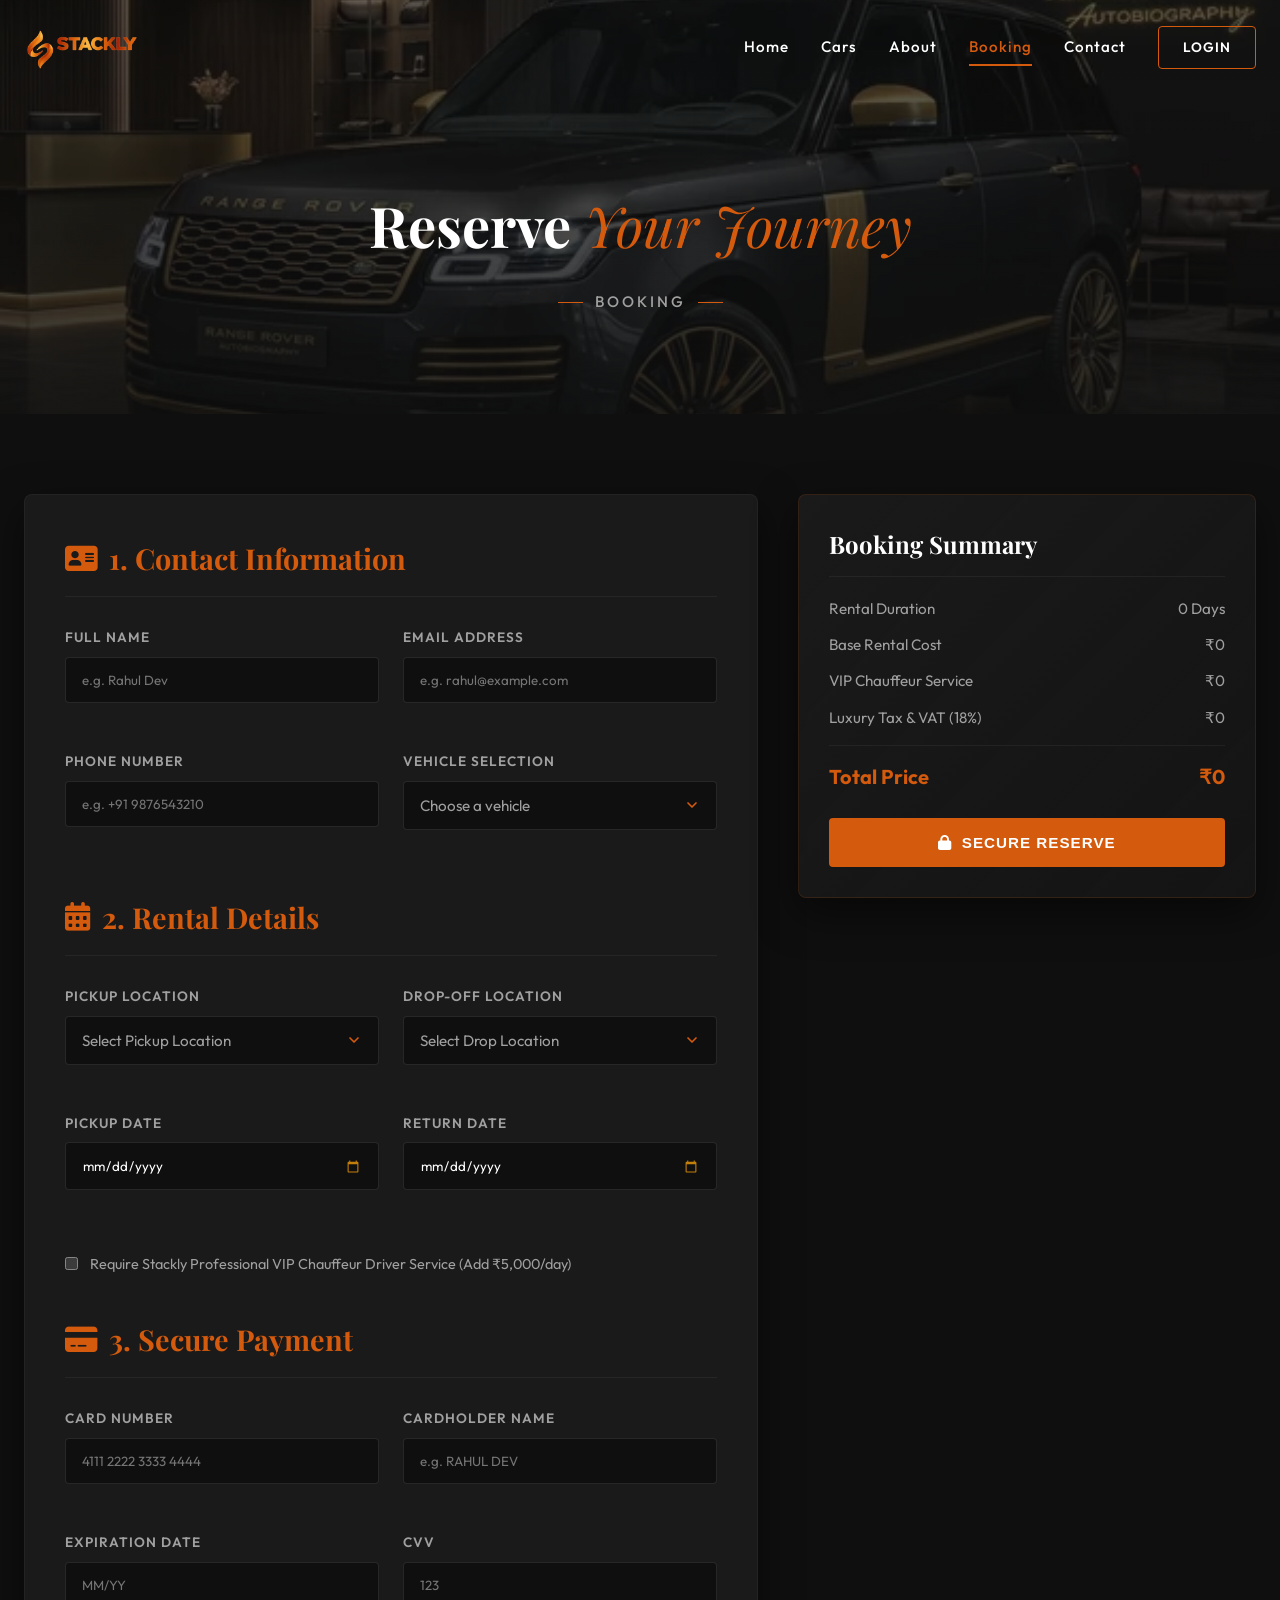
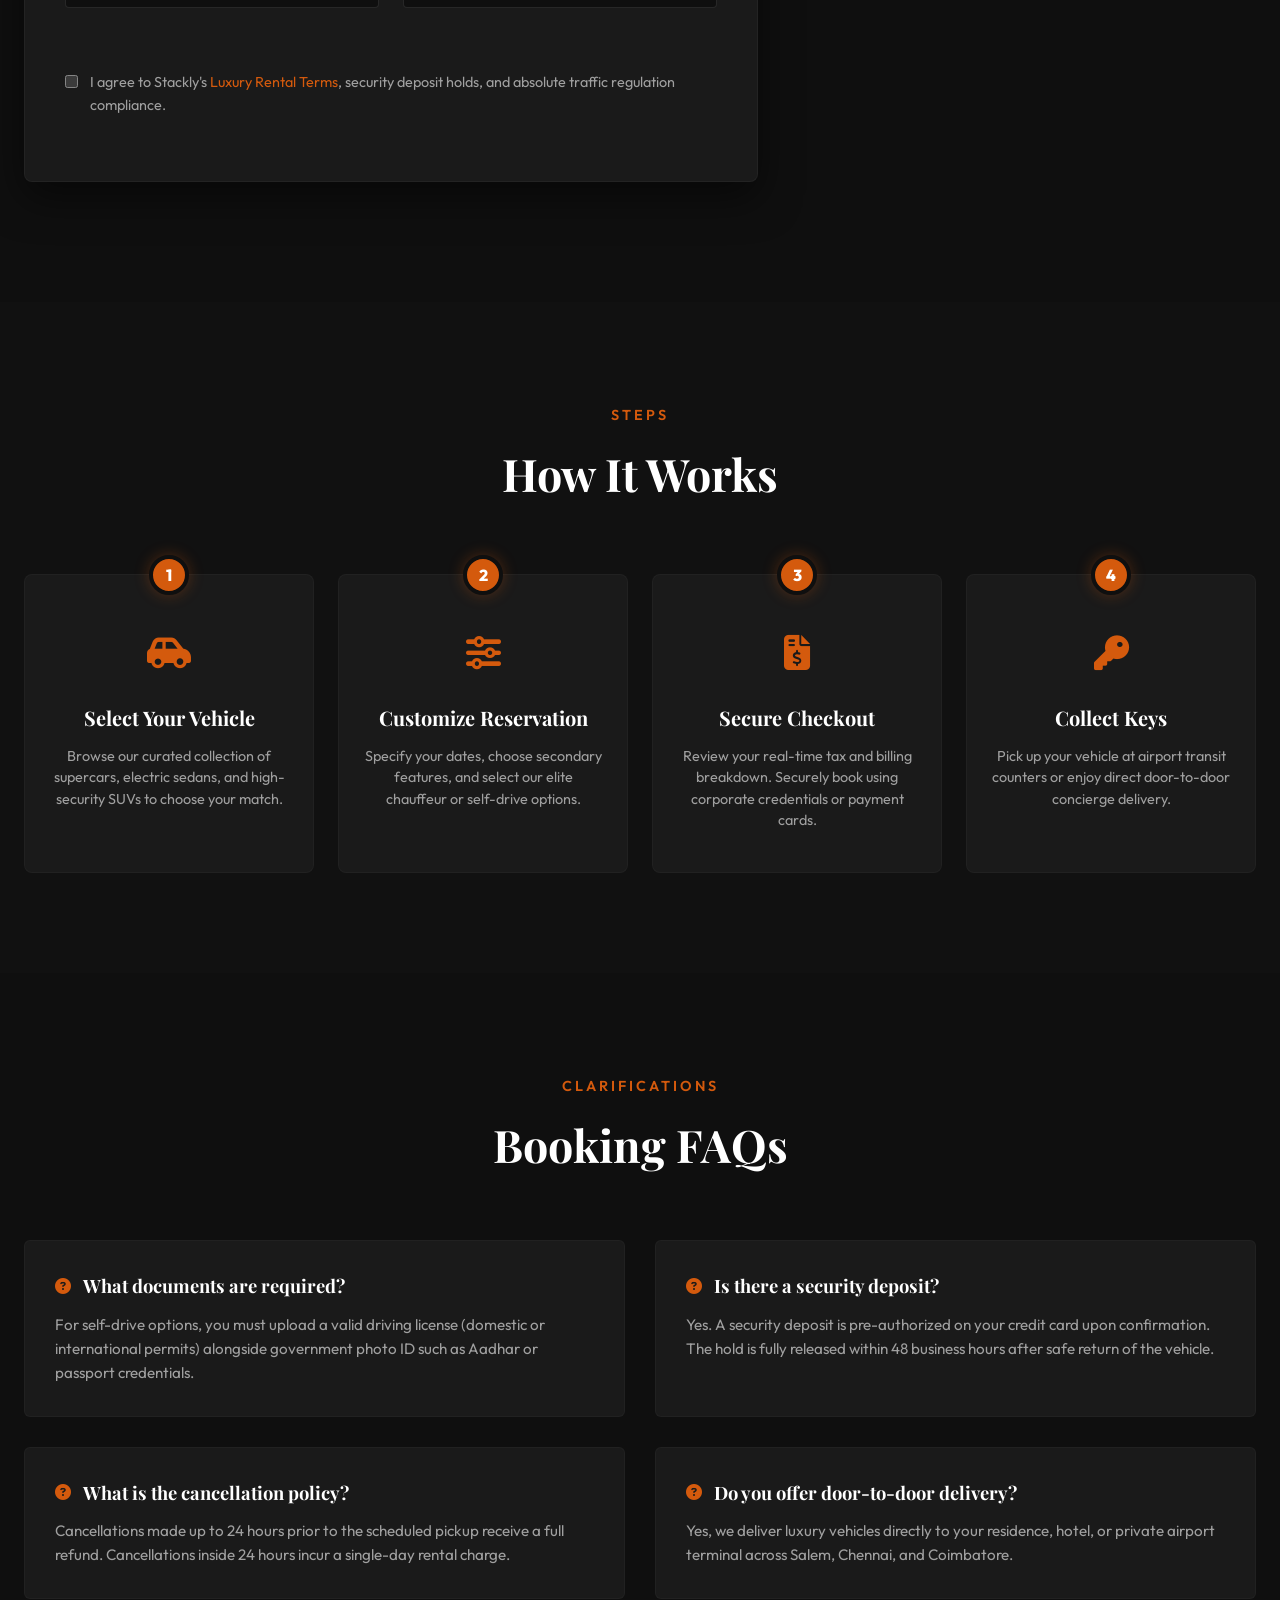
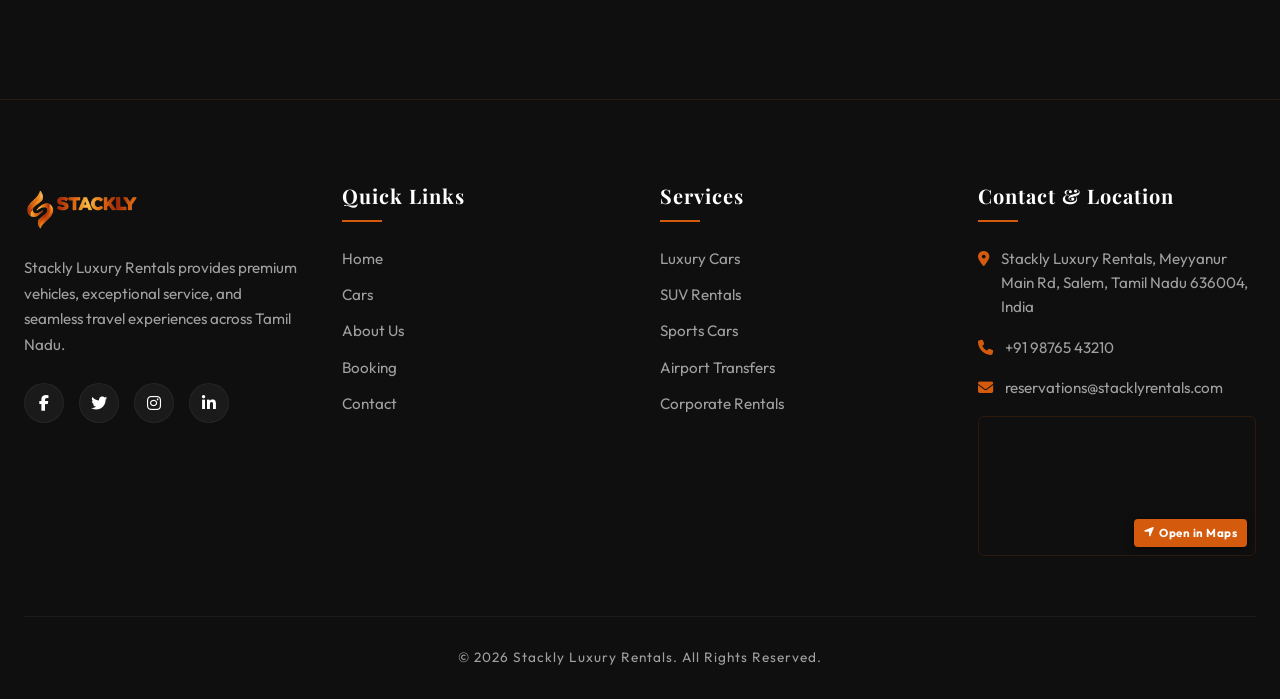
<file: booking.html>
<!DOCTYPE html>
<html lang="en">
<head>
    <meta charset="UTF-8">
    <meta name="viewport" content="width=device-width, initial-scale=1.0">
    <meta name="description" content="Secure your luxury rental reservation online. Instant pricing calculations and premier vehicle availability.">
    <title>Secure Booking | Stackly Car Rentals</title>
    <!-- Google Fonts -->
    <link rel="preconnect" href="https://fonts.googleapis.com">
    <link rel="preconnect" href="https://fonts.gstatic.com" crossorigin>
    <link href="https://fonts.googleapis.com/css2?family=Outfit:wght@300;400;500;600;700;800&family=Playfair+Display:ital,wght@0,400;0,600;0,700;1,400&display=swap" rel="stylesheet">
    <!-- FontAwesome Icons -->
    <link rel="stylesheet" href="https://cdnjs.cloudflare.com/ajax/libs/font-awesome/6.4.0/css/all.min.css">
    <!-- AOS CSS -->
    <link rel="stylesheet" href="https://unpkg.com/aos@next/dist/aos.css" />
    <style>
        /* CSS VARIABLES & RESET */
        :root {
            color-scheme: dark;
            --bg-deep: #0F0F0F;
            --bg-primary: #111111;
            --bg-secondary: #1A1A1A;
            --accent: #d45a0d;
            --accent-hover: #b84c0a;
            --btn-bg: #d45a0d;
            --btn-bg-hover: #b84c0a;
            --text-main: #FFFFFF;
            --text-muted: #A0A0A0;
            --glass: rgba(26, 26, 26, 0.75);
            --glass-border: rgba(212, 90, 13, 0.15);
            --transition: all 0.4s cubic-bezier(0.16, 1, 0.3, 1);
            --font-display: 'Playfair Display', serif;
            --font-body: 'Outfit', sans-serif;
        }

        * {
            box-sizing: border-box;
            margin: 0;
            padding: 0;
            scroll-behavior: smooth;
        }

        html, body {
            overflow-x: hidden;
            width: 100%;
            margin: 0;
            padding: 0;
        }

        select {
            width: 100%;
            max-width: 100%;
            min-width: 0;
            box-sizing: border-box;
        }
        select::-ms-expand {
            display: none;
        }

        body {
            background-color: var(--bg-deep);
            color: var(--text-main);
            font-family: var(--font-body);
            line-height: 1.6;
        }

        /* CUSTOM SCROLLBAR */
        ::-webkit-scrollbar {
            width: 8px;
        }
        ::-webkit-scrollbar-track {
            background: var(--bg-deep);
        }
        ::-webkit-scrollbar-thumb {
            background: var(--accent);
            border-radius: 4px;
        }
        ::-webkit-scrollbar-thumb:hover {
            background: var(--accent-hover);
        }

        .container {
            width: 100%;
            max-width: 1300px;
            margin: 0 auto;
            padding: 0 24px;
        }

        /* PRELOADER */
        #preloader {
            position: fixed;
            top: 0;
            left: 0;
            width: 100%;
            height: 100%;
            background-color: var(--bg-deep);
            display: flex;
            justify-content: center;
            align-items: center;
            z-index: 999999;
            transition: transform 0.8s cubic-bezier(0.85, 0, 0.15, 1), visibility 0.8s ease;
        }
        #preloader.fade-out {
            transform: translateY(-100%);
            visibility: hidden;
        }
        .preloader-content {
            display: flex;
            flex-direction: column;
            align-items: center;
            justify-content: center;
            text-align: center;
            transition: transform 0.6s cubic-bezier(0.85, 0, 0.15, 1), opacity 0.5s ease;
        }
        #preloader.fade-out .preloader-content {
            transform: translateY(40px);
            opacity: 0;
        }
        .preloader-logo {
            width: 180px !important;
            height: auto;
            margin-bottom: 0 !important;
            animation: pulse-accent 2s infinite ease-in-out;
        }
        .preloader-brand {
            font-family: var(--font-display);
            font-size: 2.2rem;
            letter-spacing: 4px;
            color: var(--text-main);
            font-weight: 700;
        }
        .preloader-brand span {
            color: var(--accent);
        }
        .preloader-slogan {
            font-size: 0.95rem;
            color: var(--accent);
            letter-spacing: 6px;
            text-transform: uppercase;
            margin-top: 24px !important;
            margin-bottom: 0 !important;
            font-weight: 600;
            text-shadow: 0 0 10px rgba(212, 90, 13, 0.3);
        }
        .preloader-spinner {
            width: 44px;
            height: 44px;
            border: 2px solid rgba(212, 90, 13, 0.1);
            border-top: 2px solid var(--accent);
            border-radius: 50%;
            margin: 24px auto 0 !important;
            animation: spin 1s linear infinite;
            box-shadow: 0 0 15px rgba(212, 90, 13, 0.2);
        }

        @keyframes spin {
            0% { transform: rotate(0deg); }
            100% { transform: rotate(360deg); }
        }
        @keyframes pulse-accent {
            0% { transform: scale(0.95); filter: drop-shadow(0 0 0 rgba(212,90,13, 0.4)); }
            70% { transform: scale(1.05); filter: drop-shadow(0 0 15px rgba(212,90,13, 0.6)); }
            100% { transform: scale(0.95); filter: drop-shadow(0 0 0 rgba(212,90,13, 0)); }
        }/* HEADER & NAVBAR */
        .navbar-header {
            position: fixed;
            top: 0;
            left: 0;
            width: 100%;
            z-index: 100000;
            transition: var(--transition);
            background: transparent;
            padding: 20px 0;
            border-bottom: 1px solid transparent;
        }
        .navbar-header.scrolled {
            background: var(--bg-deep);
            padding: 12px 0;
            border-bottom: 1px solid var(--glass-border);
            box-shadow: 0 10px 30px rgba(0,0,0,0.5);
        }
        .nav-container {
            display: flex;
            justify-content: space-between;
            align-items: center;
            max-width: 1300px;
            margin: 0 auto;
            padding: 0 24px;
        }
        .logo-container {
            display: flex;
            align-items: center;
            text-decoration: none;
            gap: 12px;
            transition: var(--transition);
        }
        .logo-img {
            height: 55px;
            width: auto;
            object-fit: contain;
            transition: var(--transition);
        }
        .logo-text {
            font-family: var(--font-display);
            font-size: 1.6rem;
            font-weight: 700;
            color: var(--text-main);
            letter-spacing: 2px;
            transition: var(--transition);
        }
        .logo-text span {
            color: var(--accent);
        }
        .logo-container:hover .logo-text {
            color: var(--accent);
            text-shadow: 0 0 10px rgba(212,90,13,0.3);
        }
        .logo-container:hover .logo-img {
            transform: scale(1.05);
        }

        .nav-menu {
            display: flex;
            align-items: center;
            gap: 32px;
        }
        .nav-link {
            text-decoration: none;
            color: var(--text-main);
            font-size: 0.95rem;
            font-weight: 500;
            letter-spacing: 1px;
            transition: var(--transition);
            position: relative;
            padding: 6px 0;
        }
        .nav-link::after {
            content: '';
            position: absolute;
            bottom: 0;
            left: 0;
            width: 0;
            height: 2px;
            background-color: var(--accent);
            transition: var(--transition);
        }
        .nav-link:hover {
            color: var(--accent);
        }
        .nav-link:hover::after {
            width: 100%;
        }
        .nav-link.active {
            color: var(--accent);
        }
        .nav-link.active::after {
            width: 100%;
        }

        .nav-btn-login {
            background-color: transparent;
            color: var(--text-main);
            border: 1px solid var(--accent);
            padding: 10px 24px;
            border-radius: 4px;
            font-weight: 600;
            text-transform: uppercase;
            font-size: 0.85rem;
            letter-spacing: 1px;
            transition: var(--transition);
        }
        .nav-btn-login:hover {
            background-color: var(--btn-bg);
            color: var(--text-main);
            box-shadow: 0 0 15px rgba(212,90,13,0.4);
            transform: translateY(-2px);
        }

        .hamburger-btn {
            display: none;
            background: transparent;
            border: none;
            cursor: pointer;
            flex-direction: column;
            gap: 6px;
            z-index: 1100;
        }
        .hamburger-btn .bar {
            width: 28px;
            height: 2px;
            background-color: var(--text-main);
            transition: var(--transition);
        }
        .hamburger-btn.active .bar:nth-child(1) {
            transform: translateY(8px) rotate(45deg);
        }
        .hamburger-btn.active .bar:nth-child(2) {
            opacity: 0;
        }
        .hamburger-btn.active .bar:nth-child(3) {
            transform: translateY(-8px) rotate(-45deg);
        }

        /* MOBILE SIDEBAR */
        .mobile-sidebar-overlay {
            position: fixed;
            top: 0;
            left: 0;
            width: 100%;
            height: 100%;
            background-color: rgba(0,0,0,0.8);
            z-index: 100010;
            opacity: 0;
            visibility: hidden;
            transition: var(--transition);
            backdrop-filter: blur(5px);
        }
        .mobile-sidebar-overlay.active {
            opacity: 1;
            visibility: visible;
        }
        .mobile-sidebar {
            position: fixed;
            top: 0;
            right: 0;
            width: 100%;
            max-width: 100%;
            height: 100%;
            background-color: var(--bg-deep);
            border-left: 1px solid var(--glass-border);
            z-index: 100020;
            padding: 40px 30px;
            display: flex;
            flex-direction: column;
            gap: 40px;
            transform: translateX(100%);
            visibility: hidden;
            transition: transform 0.4s cubic-bezier(0.16, 1, 0.3, 1), visibility 0.4s;
        }
        .mobile-sidebar.active {
            transform: translateX(0);
            visibility: visible;
        }
        .sidebar-header {
            display: flex;
            justify-content: space-between;
            align-items: center;
        }
        .close-sidebar-btn {
            background: transparent;
            border: none;
            color: var(--text-main);
            font-size: 2.2rem;
            cursor: pointer;
            transition: var(--transition);
        }
        .close-sidebar-btn:hover {
            color: var(--accent);
        }
        .sidebar-menu {
            display: flex;
            flex-direction: column;
            gap: 24px;
        }
        .sidebar-link {
            text-decoration: none;
            color: var(--text-main);
            font-size: 1.2rem;
            font-weight: 500;
            letter-spacing: 1px;
            transition: var(--transition);
            padding-bottom: 8px;
            border-bottom: 1px solid rgba(255,255,255,0.05);
        }
        .sidebar-link:hover, .sidebar-link.active {
            color: var(--accent);
            border-bottom: 1px solid var(--accent);
            padding-left: 8px;
        }
        .sidebar-btn-login, .sidebar-btn-login.active {
            margin-top: 20px;
            background-color: var(--btn-bg);
            color: var(--text-main) !important;
            text-align: center;
            border-radius: 4px;
            font-weight: 700;
            padding: 14px !important;
            text-transform: uppercase;
            border-bottom: none !important;
        }
        .sidebar-btn-login:hover, .sidebar-btn-login.active:hover {
            background-color: var(--btn-bg-hover);
            color: var(--text-main) !important;
            border-bottom: none !important;
            padding-left: 14px !important;
        }

        /* BOOKING BANNER */
        .booking-banner {
            padding: 180px 0 100px;
            background: linear-gradient(rgba(15,15,15,0.65), rgba(15,15,15,0.85)), url('assets/range_rover.webp') no-repeat center center/cover;
            text-align: center;
        }
        .banner-title {
            font-family: var(--font-display);
            font-size: 3.5rem;
            font-weight: 700;
            margin-bottom: 15px;
        }
        .banner-title span {
            color: var(--accent);
            font-style: italic;
            font-weight: 400;
        }
        .banner-breadcrumbs {
            font-size: 0.95rem;
            color: var(--text-muted);
            letter-spacing: 3px;
            text-transform: uppercase;
            display: inline-flex;
            align-items: center;
            justify-content: center;
            gap: 12px;
            font-weight: 500;
        }
        .banner-breadcrumbs::before,
        .banner-breadcrumbs::after {
            content: '';
            display: inline-block;
            width: 25px;
            height: 1px;
            background-color: var(--accent);
        }

        /* BOOKING MAIN LAYOUT */
        .booking-main-section {
            padding: 80px 0 120px;
            background-color: var(--bg-deep);
        }
        .booking-grid {
            display: grid;
            grid-template-columns: 1.6fr 1fr;
            gap: 40px;
            align-items: flex-start;
        }

        /* BOOKING CARD & FORM */
        .booking-card {
            background-color: var(--bg-secondary);
            border: 1px solid rgba(255,255,255,0.04);
            border-radius: 8px;
            padding: 40px;
            box-shadow: 0 15px 40px rgba(0,0,0,0.5);
        }
        .booking-card-title {
            font-family: var(--font-display);
            font-size: 1.8rem;
            color: var(--accent);
            margin-bottom: 30px;
            display: flex;
            align-items: center;
            gap: 12px;
            border-bottom: 1px solid rgba(255,255,255,0.05);
            padding-bottom: 15px;
        }
        .form-row {
            display: grid;
            grid-template-columns: repeat(2, 1fr);
            gap: 24px;
            margin-bottom: 24px;
        }
        .form-group {
            display: flex;
            flex-direction: column;
            gap: 8px;
            margin-bottom: 24px;
            position: relative;
            min-width: 0;
            /* overflow: hidden removed — was clipping custom dropdown panels */
        }
        .form-group.full-width {
            grid-column: 1 / -1;
        }
        .form-label {
            font-size: 0.85rem;
            color: var(--text-muted);
            font-weight: 600;
            text-transform: uppercase;
            letter-spacing: 1px;
        }
        .form-input {
            background-color: var(--bg-deep);
            border: 1px solid rgba(255,255,255,0.1);
            color: var(--text-main);
            padding: 14px 16px;
            border-radius: 4px;
            font-family: var(--font-body);
            outline: none;
            transition: var(--transition);
            width: 100%;
            max-width: 100%;
            min-width: 0;
            box-sizing: border-box;
        }
        .form-input:focus {
            border-color: var(--accent);
            box-shadow: 0 0 0 3px rgba(212, 90, 13, 0.25);
        }
        select.form-input {
            appearance: none;
            -webkit-appearance: none;
            -moz-appearance: none;
            background-image: url("data:image/svg+xml;charset=UTF-8,%3Csvg xmlns='http://www.w3.org/2000/svg' viewBox='0 0 24 24' fill='none' stroke='%23d45a0d' stroke-width='2.5' stroke-linecap='round' stroke-linejoin='round'%3E%3Cpolyline points='6 9 12 15 18 9'%3E%3C/polyline%3E%3C/svg%3E");
            background-repeat: no-repeat;
            background-position: right 16px center;
            background-size: 16px;
            padding-right: 40px;
            text-overflow: ellipsis;
            overflow: hidden;
            white-space: nowrap;
            width: 100%;
            max-width: 100%;
            min-width: 0;
            box-sizing: border-box;
        }
        select.form-input option {
            background-color: var(--bg-secondary);
            color: var(--text-main);
            font-family: var(--font-body);
            padding: 12px;
        }
        /* Custom date picker styles for Webkit/Blink (Edge, Chrome, Safari) */
        input[type="date"].form-input::-webkit-calendar-picker-indicator {
            filter: invert(37%) sepia(74%) saturate(2222%) hue-rotate(3deg) brightness(95%) contrast(93%); /* matches #d45a0d */
            cursor: pointer;
            opacity: 0.85;
            transition: var(--transition);
        }
        input[type="date"].form-input::-webkit-calendar-picker-indicator:hover {
            opacity: 1;
            transform: scale(1.08);
        }
        input[type="date"].form-input::-webkit-datetime-edit {
            font-family: var(--font-body);
        }
        /* Autofill overrides for dark theme */
        .form-input:-webkit-autofill,
        .form-input:-webkit-autofill:hover, 
        .form-input:-webkit-autofill:focus {
            -webkit-text-fill-color: var(--text-main) !important;
            -webkit-box-shadow: 0 0 0px 1000px var(--bg-deep) inset !important;
            transition: background-color 5000s ease-in-out 0s;
        }
        .checkbox-container {
            display: flex;
            align-items: flex-start;
            gap: 12px;
            cursor: pointer;
            user-select: none;
            color: var(--text-muted);
            font-size: 0.9rem;
            margin-top: 15px;
        }
        .checkbox-container input {
            margin-top: 4px;
            accent-color: var(--accent);
        }
        .checkbox-container a {
            color: var(--accent);
            text-decoration: none;
        }
        .checkbox-container a:hover {
            text-decoration: underline;
        }

        /* SIDEBAR / SUMMARY */
        .summary-sticky {
            position: sticky;
            top: 100px;
            display: flex;
            flex-direction: column;
            gap: 30px;
        }
        .summary-card {
            background: linear-gradient(135deg, var(--bg-secondary) 0%, rgba(26,26,26,0.5) 100%);
            border: 1px solid var(--glass-border);
            border-radius: 8px;
            padding: 30px;
            box-shadow: 0 15px 40px rgba(0,0,0,0.5);
        }
        .summary-header {
            font-family: var(--font-display);
            font-size: 1.5rem;
            margin-bottom: 20px;
            padding-bottom: 12px;
            border-bottom: 1px solid rgba(255,255,255,0.05);
            display: flex;
            justify-content: space-between;
        }
        .summary-car-box {
            display: flex;
            align-items: center;
            gap: 15px;
            background-color: var(--bg-deep);
            padding: 15px;
            border-radius: 6px;
            margin-bottom: 25px;
            border: 1px solid rgba(255,255,255,0.02);
        }
        .summary-car-img {
            width: 70px;
            height: 50px;
            object-fit: cover;
            border-radius: 4px;
        }
        .summary-car-name h4 {
            font-size: 1.05rem;
            font-weight: 600;
        }
        .summary-car-name p {
            color: var(--accent);
            font-size: 0.85rem;
        }
        .summary-line {
            display: flex;
            justify-content: space-between;
            color: var(--text-muted);
            font-size: 0.95rem;
            margin-bottom: 12px;
        }
        .summary-line.total {
            border-top: 1px solid rgba(255,255,255,0.05);
            padding-top: 15px;
            margin-top: 15px;
            color: var(--text-main);
            font-weight: 700;
            font-size: 1.25rem;
        }
        .summary-line.total span {
            color: var(--accent);
        }
        .btn-submit-booking {
            background-color: var(--btn-bg);
            color: var(--text-main);
            border: none;
            width: 100%;
            padding: 16px;
            border-radius: 4px;
            font-weight: 700;
            font-size: 0.95rem;
            text-transform: uppercase;
            letter-spacing: 1px;
            cursor: pointer;
            transition: var(--transition);
            margin-top: 25px;
            display: flex;
            justify-content: center;
            align-items: center;
            gap: 10px;
        }
        .btn-submit-booking:hover {
            background-color: var(--btn-bg-hover);
            box-shadow: 0 0 20px rgba(212,90,13,0.4);
            transform: translateY(-2px);
        }

        /* CUSTOM ALERT DIALOG */
        .custom-alert-modal {
            position: fixed;
            top: 0;
            left: 0;
            width: 100%;
            height: 100%;
            background-color: rgba(0,0,0,0.85);
            z-index: 5000;
            opacity: 0;
            visibility: hidden;
            transition: var(--transition);
            display: flex;
            justify-content: center;
            align-items: center;
            backdrop-filter: blur(8px);
        }
        .custom-alert-modal.show {
            opacity: 1;
            visibility: visible;
        }
        .alert-box {
            background-color: var(--bg-secondary);
            border: 1px solid var(--accent);
            border-radius: 8px;
            padding: 40px;
            max-width: 450px;
            width: 90%;
            text-align: center;
            box-shadow: 0 20px 60px rgba(0,0,0,0.8);
            transform: scale(0.9);
            transition: var(--transition);
        }
        .custom-alert-modal.show .alert-box {
            transform: scale(1);
        }
        .alert-icon {
            font-size: 4.5rem;
            color: var(--accent);
            margin-bottom: 25px;
        }
        .alert-title {
            font-family: var(--font-display);
            font-size: 1.8rem;
            margin-bottom: 12px;
        }
        .alert-desc {
            color: var(--text-muted);
            font-size: 0.95rem;
            line-height: 1.6;
            margin-bottom: 25px;
        }

        /* FOOTER */
        footer {
            background-color: var(--bg-deep);
            border-top: 1px solid var(--glass-border);
            padding: 80px 0 30px;
        }
        .footer-grid {
            display: grid;
            grid-template-columns: repeat(4, 1fr);
            gap: 40px;
            margin-bottom: 60px;
        }
        .footer-col h3 {
            font-family: var(--font-display);
            font-size: 1.25rem;
            color: var(--text-main);
            margin-bottom: 25px;
            letter-spacing: 1px;
            position: relative;
            padding-bottom: 10px;
        }
        .footer-col h3::after {
            content: '';
            position: absolute;
            bottom: 0;
            left: 0;
            width: 40px;
            height: 2px;
            background-color: var(--accent);
        }
        .footer-desc {
            color: var(--text-muted);
            font-size: 0.95rem;
            margin-bottom: 25px;
            line-height: 1.7;
        }
        .footer-socials {
            display: flex;
            gap: 15px;
        }
        .social-icon {
            width: 40px;
            height: 40px;
            background-color: var(--bg-secondary);
            color: var(--text-main);
            border-radius: 50%;
            display: flex;
            justify-content: center;
            align-items: center;
            text-decoration: none;
            transition: var(--transition);
            font-size: 1rem;
            border: 1px solid rgba(255,255,255,0.05);
        }
        .social-icon:hover {
            background-color: var(--accent);
            color: var(--text-main);
            transform: translateY(-3px);
            box-shadow: 0 0 10px rgba(212,90,13,0.3);
        }
        .footer-links {
            display: flex;
            flex-direction: column;
            gap: 12px;
        }
        .footer-links a {
            text-decoration: none;
            color: var(--text-muted);
            font-size: 0.95rem;
            transition: var(--transition);
        }
        .footer-links a:hover {
            color: var(--accent);
            padding-left: 5px;
        }
        .footer-contact-item {
            display: flex;
            gap: 12px;
            color: var(--text-muted);
            font-size: 0.95rem;
            margin-bottom: 16px;
            align-items: flex-start;
        }
        .footer-contact-item i {
            color: var(--accent);
            margin-top: 4px;
        }
        .footer-map-container {
            border: 1px solid var(--glass-border);
            border-radius: 6px;
            overflow: hidden;
            height: 140px;
            margin-top: 15px;
            position: relative;
        }
        .footer-map-container iframe {
            width: 100%;
            height: 100%;
            border: none;
            filter: grayscale(1) invert(0.9) contrast(1.2);
        }
        .map-overlay-link {
            position: absolute;
            top: 0;
            left: 0;
            width: 100%;
            height: 100%;
            z-index: 5;
            background: transparent;
            cursor: pointer;
        }
        .map-nav-link {
            position: absolute;
            bottom: 8px;
            right: 8px;
            background-color: var(--accent);
            color: #fff;
            font-size: 0.72rem;
            font-weight: 700;
            padding: 5px 10px;
            border-radius: 4px;
            text-decoration: none;
            letter-spacing: 0.5px;
            display: flex;
            align-items: center;
            gap: 5px;
            z-index: 10;
            box-shadow: 0 2px 8px rgba(0,0,0,0.5);
            transition: background-color 0.2s ease;
            white-space: nowrap;
        }
        .map-nav-link:hover {
            background-color: var(--accent-hover);
        }
        .footer-bottom {
            border-top: 1px solid rgba(255,255,255,0.05);
            padding-top: 30px;
            text-align: center;
            color: var(--text-muted);
            font-size: 0.85rem;
            letter-spacing: 1px;
        }

        /* HOW IT WORKS */
        .how-section {
            padding: 100px 0;
            background-color: var(--bg-primary);
        }
        .steps-grid {
            display: grid;
            grid-template-columns: repeat(4, 1fr);
            gap: 24px;
            margin-top: 50px;
        }
        .step-card {
            background-color: var(--bg-secondary);
            border: 1px solid rgba(255,255,255,0.03);
            border-radius: 8px;
            padding: 40px 24px;
            text-align: center;
            position: relative;
            transition: var(--transition);
        }
        .step-card:hover {
            border-color: var(--accent);
            transform: translateY(-5px);
        }
        .step-badge {
            position: absolute;
            top: -20px;
            left: 50%;
            transform: translateX(-50%);
            background-color: var(--accent);
            color: var(--text-main);
            width: 40px;
            height: 40px;
            border-radius: 50%;
            display: flex;
            justify-content: center;
            align-items: center;
            font-weight: 800;
            font-size: 1rem;
            border: 4px solid var(--bg-deep);
            box-shadow: 0 0 15px rgba(212,90,13,0.3);
        }
        .step-icon {
            font-size: 2.2rem;
            color: var(--accent);
            margin-bottom: 20px;
            margin-top: 10px;
        }
        .step-title {
            font-family: var(--font-display);
            font-size: 1.25rem;
            margin-bottom: 12px;
        }
        .step-desc {
            color: var(--text-muted);
            font-size: 0.9rem;
            line-height: 1.5;
        }

        /* FAQ SECTION */
        .faq-section {
            padding: 100px 0;
            background-color: var(--bg-deep);
        }
        .faq-grid {
            display: grid;
            grid-template-columns: repeat(2, 1fr);
            gap: 30px;
            margin-top: 50px;
        }
        .faq-card {
            background-color: var(--bg-secondary);
            border: 1px solid rgba(255,255,255,0.03);
            border-radius: 6px;
            padding: 30px;
            transition: var(--transition);
        }
        .faq-card:hover {
            border-color: var(--accent);
        }
        .faq-question {
            font-family: var(--font-display);
            font-size: 1.15rem;
            color: var(--text-main);
            margin-bottom: 12px;
            display: flex;
            align-items: center;
            gap: 12px;
        }
        .faq-question i {
            color: var(--accent);
            font-size: 1rem;
        }
        .faq-answer {
            color: var(--text-muted);
            font-size: 0.95rem;
            line-height: 1.6;
        }

        /* RESPONSIVE LAYOUTS */
        @media (min-width: 1440px) {
            .container {
                max-width: 1400px;
            }
        }

        @media (max-width: 1024px) {
            .banner-title {
                font-size: 3rem;
            }
            .booking-grid {
                grid-template-columns: 1fr;
            }
            .summary-sticky {
                position: static;
            }
            .footer-grid {
                grid-template-columns: repeat(2, 1fr);
            }
            .steps-grid {
                grid-template-columns: repeat(2, 1fr);
                gap: 40px 24px;
            }
            .faq-grid {
                grid-template-columns: 1fr;
                gap: 20px;
            }
        }

        @media (max-width: 768px) {
            .nav-menu {
                display: none;
            }
            .hamburger-btn {
                display: flex;
            }
            .form-row {
                grid-template-columns: 1fr;
                gap: 0;
            }
            .booking-card {
                padding: 24px;
                overflow: hidden;
            }
            .steps-grid {
                grid-template-columns: 1fr;
                gap: 40px;
            }
            .footer-grid {
                grid-template-columns: 1fr;
            }
            /* Prevent select overflow on mobile */
            .form-input,
            select.form-input {
                width: 100% !important;
                max-width: 100% !important;
                min-width: 0 !important;
                box-sizing: border-box;
            }
        }

        @media (max-width: 425px) {
            .banner-title {
                font-size: 2.2rem;
            }
            .booking-main-section {
                padding: 40px 0 60px;
            }
            .footer-grid {
                grid-template-columns: 1fr;
            }
            /* Select dropdowns constrained to viewport */
            .form-input,
            select.form-input {
                width: 100% !important;
                max-width: 100% !important;
                min-width: 0 !important;
                font-size: 0.88rem;
                padding: 12px;
                box-sizing: border-box;
            }
            .booking-card {
                padding: 18px;
                overflow: hidden;
            }
        }

        @media (max-width: 375px) {
            .logo-text {
                font-size: 1.3rem;
            }
            .preloader-brand {
                font-size: 1.8rem;
            }
            /* Ensure selects stay within viewport at 375px */
            .form-input,
            select.form-input {
                width: 100% !important;
                max-width: 100% !important;
                min-width: 0 !important;
                font-size: 0.85rem;
                padding: 10px;
                box-sizing: border-box;
            }
        }

        @media (max-width: 360px) {
            /* Additional fixes for Samsung Galaxy S8+ viewport */
            .form-input,
            select.form-input {
                width: 100% !important;
                max-width: 100% !important;
                min-width: 0 !important;
                font-size: 0.8rem;
                padding: 10px;
                box-sizing: border-box;
            }
            .booking-card {
                padding: 16px;
                overflow: hidden;
            }
            .form-row {
                gap: 16px;
            }
        }

        @media (max-width: 320px) {
            .container {
                padding: 0 15px;
            }
            .booking-card {
                padding: 14px;
                overflow: hidden;
            }
            /* Tightest mobile — selects must not overflow */
            .form-input,
            select.form-input {
                width: 100% !important;
                max-width: 100% !important;
                min-width: 0 !important;
                font-size: 0.82rem;
                padding: 8px;
            }
        }

        /* ============================================================
           CUSTOM SELECT DROPDOWN — Cross-Browser / Edge Safe
           Panel is appended to <body> using position:fixed, so it can
           never be clipped by parent overflow, AOS transforms, or
           backdrop-filter stacking contexts.
        ============================================================ */
        .cs-wrapper {
            position: relative;
            width: 100%;
        }
        .cs-trigger {
            display: flex;
            align-items: center;
            background: var(--bg-deep);
            border: 1px solid rgba(255,255,255,0.1);
            border-radius: 4px;
            color: var(--text-main);
            padding: 14px 40px 14px 16px;
            font-family: var(--font-body);
            font-size: 0.95rem;
            cursor: pointer;
            transition: var(--transition);
            width: 100%;
            box-sizing: border-box;
            user-select: none;
            -webkit-user-select: none;
            text-align: left;
            background-image: url("data:image/svg+xml;charset=UTF-8,%3Csvg xmlns='http://www.w3.org/2000/svg' viewBox='0 0 24 24' fill='none' stroke='%23d45a0d' stroke-width='2.5' stroke-linecap='round' stroke-linejoin='round'%3E%3Cpolyline points='6 9 12 15 18 9'%3E%3C/polyline%3E%3C/svg%3E");
            background-repeat: no-repeat;
            background-position: right 16px center;
            background-size: 16px;
            white-space: nowrap;
            overflow: hidden;
            text-overflow: ellipsis;
        }
        .cs-trigger:focus {
            outline: none;
            border-color: var(--accent);
            box-shadow: 0 0 0 3px rgba(212,90,13,0.25);
        }
        .cs-trigger.open {
            border-color: var(--accent);
            box-shadow: 0 0 0 3px rgba(212,90,13,0.25);
            background-image: url("data:image/svg+xml;charset=UTF-8,%3Csvg xmlns='http://www.w3.org/2000/svg' viewBox='0 0 24 24' fill='none' stroke='%23d45a0d' stroke-width='2.5' stroke-linecap='round' stroke-linejoin='round'%3E%3Cpolyline points='18 15 12 9 6 15'%3E%3C/polyline%3E%3C/svg%3E");
        }
        .cs-panel {
            position: fixed;
            background: var(--bg-secondary);
            border: 1px solid var(--glass-border);
            border-radius: 6px;
            box-shadow: 0 12px 40px rgba(0,0,0,0.7);
            z-index: 99000;
            overflow-y: auto;
            max-height: 260px;
            display: none;
            scrollbar-width: thin;
            scrollbar-color: var(--accent) var(--bg-deep);
        }
        .cs-panel::-webkit-scrollbar { width: 5px; }
        .cs-panel::-webkit-scrollbar-track { background: var(--bg-deep); }
        .cs-panel::-webkit-scrollbar-thumb { background: var(--accent); border-radius: 3px; }
        .cs-panel.is-open {
            display: block;
            animation: csDropIn 0.2s cubic-bezier(0.16,1,0.3,1) both;
        }
        @keyframes csDropIn {
            from { opacity:0; transform:translateY(-6px); }
            to   { opacity:1; transform:translateY(0); }
        }
        .cs-option {
            padding: 12px 16px;
            font-family: var(--font-body);
            font-size: 0.95rem;
            color: var(--text-main);
            cursor: pointer;
            transition: background 0.15s ease, color 0.15s ease;
            white-space: nowrap;
            overflow: hidden;
            text-overflow: ellipsis;
        }
        .cs-option:hover { background: rgba(212,90,13,0.15); color: var(--accent); }
        .cs-option.selected { background: rgba(212,90,13,0.2); color: var(--accent); font-weight: 600; }
        .cs-placeholder { color: var(--text-muted); }
        .cs-hidden { display: none !important; }
    </style>
</head>
<body>

    <!-- PRELOADER -->
    <div id="preloader">
        <div class="preloader-content">
            <img src="assets/logoog.webp" alt="Stackly Logo" class="preloader-logo" style="width: 180px; height: auto;">
            <p class="preloader-slogan" style="margin-top: 15px;">Drive the Dream</p>
            <div class="preloader-spinner"></div>
        </div>
    </div>

    <!-- STICKY NAVBAR -->
    <header class="navbar-header">
        <div class="nav-container">
            <a href="index.html" class="logo-container">
                <img src="assets/logoog.webp" alt="Stackly Logo" class="logo-img">
            </a>
            <nav class="nav-menu">
                <a href="index.html" class="nav-link">Home</a>
                <a href="cars.html" class="nav-link">Cars</a>
                <a href="about.html" class="nav-link">About</a>
                <a href="booking.html" class="nav-link active">Booking</a>
                <a href="contact.html" class="nav-link">Contact</a>
                <a href="login.html" class="nav-link nav-btn-login">Login</a>
            </nav>
            <button class="hamburger-btn" aria-label="Toggle Menu">
                <span class="bar"></span>
                <span class="bar"></span>
                <span class="bar"></span>
            </button>
        </div>
    </header>

    <!-- MOBILE SIDEBAR -->
    <div class="mobile-sidebar-overlay"></div>
    <aside class="mobile-sidebar">
        <div class="sidebar-header">
            <a href="index.html" class="logo-container">
                <img src="assets/logoog.webp" alt="Stackly Logo" class="logo-img">
            </a>
            <button class="close-sidebar-btn" aria-label="Close Menu">&times;</button>
        </div>
        <nav class="sidebar-menu">
            <a href="index.html" class="sidebar-link">Home</a>
            <a href="cars.html" class="sidebar-link">Cars</a>
            <a href="about.html" class="sidebar-link">About</a>
            <a href="booking.html" class="sidebar-link active">Booking</a>
            <a href="contact.html" class="sidebar-link">Contact</a>
            <a href="login.html" class="sidebar-link sidebar-btn-login">Login</a>
        </nav>
    </aside>

    <!-- BOOKING BANNER -->
    <section class="booking-banner">
        <div class="container">
            <h1 class="banner-title" data-aos="fade-down" data-aos-duration="1000">Reserve <span>Your Journey</span></h1>
            <div class="banner-breadcrumbs" data-aos="fade-up" data-aos-delay="200">
                Booking
            </div>
        </div>
    </section>

    <!-- BOOKING MAIN LAYOUT -->
    <section class="booking-main-section">
        <div class="container">
            <div class="booking-grid">
                <!-- FORM CONTAINER -->
                <div class="booking-card" data-aos="fade-right">
                    <form id="reservation-form" onsubmit="handleReservationSubmit(event)">
                        <!-- Section 1: Contact Details -->
                        <h3 class="booking-card-title"><i class="fa-solid fa-address-card"></i> 1. Contact Information</h3>
                        <div class="form-row">
                            <div class="form-group">
                                <label class="form-label" for="full-name">Full Name</label>
                                <input type="text" id="full-name" class="form-input" placeholder="e.g. Rahul Dev" required>
                            </div>
                            <div class="form-group">
                                <label class="form-label" for="email">Email Address</label>
                                <input type="email" id="email" class="form-input" placeholder="e.g. rahul@example.com" required>
                            </div>
                        </div>
                        <div class="form-row">
                            <div class="form-group">
                                <label class="form-label" for="phone">Phone Number</label>
                                <input type="tel" id="phone" class="form-input" placeholder="e.g. +91 9876543210" pattern="^[0-9+\s\-]{10,15}$" required>
                            </div>
                            <div class="form-group">
                                <label class="form-label" for="vehicle-trigger">Vehicle Selection</label>
                                <!-- Custom dropdown: escapes parent overflow/AOS stacking context -->
                                <div class="cs-wrapper" id="vehicle-wrapper">
                                    <button type="button" class="cs-trigger cs-placeholder" id="vehicle-trigger" tabindex="0">Choose a vehicle</button>
                                    <input type="hidden" id="vehicle-select" class="cs-hidden" value="" required>
                                </div>
                            </div>
                        </div>

                        <!-- Section 2: Rental Information -->
                        <h3 class="booking-card-title" style="margin-top: 40px;"><i class="fa-solid fa-calendar-days"></i> 2. Rental Details</h3>
                        <div class="form-row">
                            <div class="form-group">
                                <label class="form-label" for="pickup-trigger">Pickup Location</label>
                                <div class="cs-wrapper" id="pickup-wrapper">
                                    <button type="button" class="cs-trigger cs-placeholder" id="pickup-trigger" tabindex="0">Select Pickup Location</button>
                                    <input type="hidden" id="pickup-loc" class="cs-hidden" value="" required>
                                </div>
                            </div>
                            <div class="form-group">
                                <label class="form-label" for="drop-trigger">Drop-off Location</label>
                                <div class="cs-wrapper" id="drop-wrapper">
                                    <button type="button" class="cs-trigger cs-placeholder" id="drop-trigger" tabindex="0">Select Drop Location</button>
                                    <input type="hidden" id="drop-loc" class="cs-hidden" value="" required>
                                </div>
                            </div>
                        </div>
                        <div class="form-row">
                            <div class="form-group">
                                <label class="form-label" for="pickup-date">Pickup Date</label>
                                <input type="date" id="pickup-date" class="form-input" onchange="calculateInvoice()" required>
                            </div>
                            <div class="form-group">
                                <label class="form-label" for="return-date">Return Date</label>
                                <input type="date" id="return-date" class="form-input" onchange="calculateInvoice()" required>
                            </div>
                        </div>
                        <div class="form-group full-width">
                            <label class="checkbox-container">
                                <input type="checkbox" id="driver-option" onchange="calculateInvoice()">
                                <span>Require Stackly Professional VIP Chauffeur Driver Service (Add ₹5,000/day)</span>
                            </label>
                        </div>

                        <!-- Section 3: Secure Payment -->
                        <h3 class="booking-card-title" style="margin-top: 40px;"><i class="fa-solid fa-credit-card"></i> 3. Secure Payment</h3>
                        <div class="form-row">
                            <div class="form-group">
                                <label class="form-label" for="card-num">Card Number</label>
                                <input type="text" id="card-num" class="form-input" placeholder="4111 2222 3333 4444" pattern="^[0-9\s]{16,19}$" required>
                            </div>
                            <div class="form-group">
                                <label class="form-label" for="card-name">Cardholder Name</label>
                                <input type="text" id="card-name" class="form-input" placeholder="e.g. RAHUL DEV" required>
                            </div>
                        </div>
                        <div class="form-row">
                            <div class="form-group">
                                <label class="form-label" for="card-expiry">Expiration Date</label>
                                <input type="text" id="card-expiry" class="form-input" placeholder="MM/YY" pattern="^(0[1-9]|1[0-2])\/([0-9]{2})$" required>
                            </div>
                            <div class="form-group">
                                <label class="form-label" for="card-cvv">CVV</label>
                                <input type="password" id="card-cvv" class="form-input" placeholder="123" pattern="^[0-9]{3,4}$" required>
                            </div>
                        </div>
                        <div class="form-group full-width">
                            <label class="checkbox-container">
                                <input type="checkbox" id="terms-agree" required>
                                <span>I agree to Stackly's <a href="#">Luxury Rental Terms</a>, security deposit holds, and absolute traffic regulation compliance.</span>
                            </label>
                        </div>
                    </form>
                </div>

                <!-- STICKY SUMMARY CARD -->
                <div class="summary-sticky" data-aos="fade-left">
                    <div class="summary-card">
                        <h3 class="summary-header">Booking Summary</h3>
                        
                        <!-- Selected Car Preview -->
                        <div class="summary-car-box" id="summary-car-preview" style="display: none;">
                            <img src="assets/rolls_royce.webp" id="summary-img" alt="Selected Car" class="summary-car-img">
                            <div class="summary-car-name">
                                <h4 id="summary-name">Choose Car</h4>
                                <p id="summary-price-day">₹0 / day</p>
                            </div>
                        </div>

                        <!-- Lines -->
                        <div class="summary-line">
                            <span>Rental Duration</span>
                            <span id="summary-days">0 Days</span>
                        </div>
                        <div class="summary-line">
                            <span>Base Rental Cost</span>
                            <span id="summary-base-cost">₹0</span>
                        </div>
                        <div class="summary-line">
                            <span>VIP Chauffeur Service</span>
                            <span id="summary-driver-cost">₹0</span>
                        </div>
                        <div class="summary-line">
                            <span>Luxury Tax & VAT (18%)</span>
                            <span id="summary-tax">₹0</span>
                        </div>
                        <div class="summary-line total">
                            <span>Total Price</span>
                            <span id="summary-grand-total">₹0</span>
                        </div>

                        <!-- Button linked to main form submit -->
                        <button type="submit" form="reservation-form" class="btn-submit-booking"><i class="fa-solid fa-lock"></i> Secure Reserve</button>
                    </div>
                </div>
            </div>
        </div>
    </section>

    <!-- HOW IT WORKS -->
    <section class="how-section">
        <div class="container">
            <div class="section-header" data-aos="fade-up" style="text-align: center; margin-bottom: 65px;">
                <span class="section-tag" style="color: var(--accent); font-size: 0.9rem; font-weight: 600; letter-spacing: 3px; text-transform: uppercase; display: inline-flex; align-items: center; justify-content: center; gap: 12px; width: 100%;">Steps</span>
                <h2 class="section-title" style="font-family: var(--font-display); font-size: 2.8rem; color: var(--text-main); font-weight: 700; margin-top: 10px;">How It <span>Works</span></h2>
            </div>
            <div class="steps-grid">
                <!-- Step 1 -->
                <div class="step-card" data-aos="fade-up" data-aos-delay="100">
                    <div class="step-badge">1</div>
                    <div class="step-icon"><i class="fa-solid fa-car-side"></i></div>
                    <h3 class="step-title">Select Your Vehicle</h3>
                    <p class="step-desc">Browse our curated collection of supercars, electric sedans, and high-security SUVs to choose your match.</p>
                </div>
                <!-- Step 2 -->
                <div class="step-card" data-aos="fade-up" data-aos-delay="200">
                    <div class="step-badge">2</div>
                    <div class="step-icon"><i class="fa-solid fa-sliders"></i></div>
                    <h3 class="step-title">Customize Reservation</h3>
                    <p class="step-desc">Specify your dates, choose secondary features, and select our elite chauffeur or self-drive options.</p>
                </div>
                <!-- Step 3 -->
                <div class="step-card" data-aos="fade-up" data-aos-delay="300">
                    <div class="step-badge">3</div>
                    <div class="step-icon"><i class="fa-solid fa-file-invoice-dollar"></i></div>
                    <h3 class="step-title">Secure Checkout</h3>
                    <p class="step-desc">Review your real-time tax and billing breakdown. Securely book using corporate credentials or payment cards.</p>
                </div>
                <!-- Step 4 -->
                <div class="step-card" data-aos="fade-up" data-aos-delay="400">
                    <div class="step-badge">4</div>
                    <div class="step-icon"><i class="fa-solid fa-key"></i></div>
                    <h3 class="step-title">Collect Keys</h3>
                    <p class="step-desc">Pick up your vehicle at airport transit counters or enjoy direct door-to-door concierge delivery.</p>
                </div>
            </div>
        </div>
    </section>

    <!-- FAQs -->
    <section class="faq-section">
        <div class="container">
            <div class="section-header" data-aos="fade-up" style="text-align: center; margin-bottom: 60px;">
                <span class="section-tag" style="color: var(--accent); font-size: 0.9rem; font-weight: 600; letter-spacing: 3px; text-transform: uppercase; display: inline-flex; align-items: center; justify-content: center; gap: 12px; width: 100%;">Clarifications</span>
                <h2 class="section-title" style="font-family: var(--font-display); font-size: 2.8rem; color: var(--text-main); font-weight: 700; margin-top: 10px;">Booking <span>FAQs</span></h2>
            </div>
            <div class="faq-grid">
                <!-- FAQ 1 -->
                <div class="faq-card" data-aos="fade-up" data-aos-delay="100">
                    <h4 class="faq-question"><i class="fa-solid fa-circle-question"></i> What documents are required?</h4>
                    <p class="faq-answer">For self-drive options, you must upload a valid driving license (domestic or international permits) alongside government photo ID such as Aadhar or passport credentials.</p>
                </div>
                <!-- FAQ 2 -->
                <div class="faq-card" data-aos="fade-up" data-aos-delay="200">
                    <h4 class="faq-question"><i class="fa-solid fa-circle-question"></i> Is there a security deposit?</h4>
                    <p class="faq-answer">Yes. A security deposit is pre-authorized on your credit card upon confirmation. The hold is fully released within 48 business hours after safe return of the vehicle.</p>
                </div>
                <!-- FAQ 3 -->
                <div class="faq-card" data-aos="fade-up" data-aos-delay="300">
                    <h4 class="faq-question"><i class="fa-solid fa-circle-question"></i> What is the cancellation policy?</h4>
                    <p class="faq-answer">Cancellations made up to 24 hours prior to the scheduled pickup receive a full refund. Cancellations inside 24 hours incur a single-day rental charge.</p>
                </div>
                <!-- FAQ 4 -->
                <div class="faq-card" data-aos="fade-up" data-aos-delay="400">
                    <h4 class="faq-question"><i class="fa-solid fa-circle-question"></i> Do you offer door-to-door delivery?</h4>
                    <p class="faq-answer">Yes, we deliver luxury vehicles directly to your residence, hotel, or private airport terminal across Salem, Chennai, and Coimbatore.</p>
                </div>
            </div>
        </div>
    </section>

    <!-- FOOTER -->
    <footer>
        <div class="container">
            <div class="footer-grid" data-aos="fade-up">
                <!-- COL 1 -->
                <div class="footer-col">
                    <a href="index.html" class="logo-container" style="margin-bottom: 20px;">
                        <img src="assets/logoog.webp" alt="Stackly Logo" class="logo-img">
                    </a>
                    <p class="footer-desc">Stackly Luxury Rentals provides premium vehicles, exceptional service, and seamless travel experiences across Tamil Nadu.</p>
                    <div class="footer-socials">
                        <a href="404.html" class="social-icon"><i class="fa-brands fa-facebook-f"></i></a>
                        <a href="404.html" class="social-icon"><i class="fa-brands fa-twitter"></i></a>
                        <a href="404.html" class="social-icon"><i class="fa-brands fa-instagram"></i></a>
                        <a href="404.html" class="social-icon"><i class="fa-brands fa-linkedin-in"></i></a>
                    </div>
                </div>
                <!-- COL 2 -->
                <div class="footer-col">
                    <h3>Quick Links</h3>
                    <div class="footer-links">
                        <a href="index.html">Home</a>
                        <a href="cars.html">Cars</a>
                        <a href="about.html">About Us</a>
                        <a href="booking.html">Booking</a>
                        <a href="contact.html">Contact</a>
                    </div>
                </div>
                <!-- COL 3 -->
                <div class="footer-col">
                    <h3>Services</h3>
                    <div class="footer-links">
                        <a href="cars.html?cat=luxury">Luxury Cars</a>
                        <a href="cars.html?cat=suv">SUV Rentals</a>
                        <a href="cars.html?cat=sports">Sports Cars</a>
                        <a href="404.html">Airport Transfers</a>
                        <a href="404.html">Corporate Rentals</a>
                    </div>
                </div>
                <!-- COL 4 -->
                <div class="footer-col">
                    <h3>Contact & Location</h3>
                    <div class="footer-contact-item">
                        <i class="fa-solid fa-location-dot"></i>
                        <span>Stackly Luxury Rentals, Meyyanur Main Rd, Salem, Tamil Nadu 636004, India</span>
                    </div>
                    <div class="footer-contact-item">
                        <i class="fa-solid fa-phone"></i>
                        <span>+91 98765 43210</span>
                    </div>
                    <div class="footer-contact-item">
                        <i class="fa-solid fa-envelope"></i>
                        <span>reservations@stacklyrentals.com</span>
                    </div>
                    <div class="footer-map-container">
                        <iframe src="https://www.google.com/maps/embed?pb=!1m18!1m12!1m3!1d62512.969855325515!2d78.11306307164998!3d11.658253163771962!2m3!1f0!2f0!3f0!3m2!1i1024!2i768!4f13.1!3m3!1m2!1s0x3babf1cc5d5a570f%3A0xe54d32a677bfb6db!2sSalem%2C%20Tamil%20Nadu!5e0!3m2!1sen!2sin!4v1689269411993!5m2!1sen!2sin" allowfullscreen="" loading="lazy"></iframe>
                        <a href="https://maps.google.com/?q=Stackly+Luxury+Rentals,+Meyyanur+Main+Rd,+Salem,+Tamil+Nadu+636004" target="_blank" rel="noopener noreferrer" class="map-overlay-link" aria-label="Open location in Google Maps"></a>
                        <a href="https://maps.google.com/?q=Stackly+Luxury+Rentals,+Meyyanur+Main+Rd,+Salem,+Tamil+Nadu+636004" target="_blank" rel="noopener noreferrer" class="map-nav-link" aria-label="Open location in Google Maps">
                            <i class="fa-solid fa-location-arrow"></i> Open in Maps
                        </a>
                    </div>
                </div>
            </div>
            <div class="footer-bottom">
                &copy; 2026 Stackly Luxury Rentals. All Rights Reserved.
            </div>
        </div>
    </footer>

    <!-- SUCCESS ALERT MODAL -->
    <div id="success-alert" class="custom-alert-modal">
        <div class="alert-box">
            <i class="fa-solid fa-circle-check alert-icon"></i>
            <h3 class="alert-title">Reservation Confirmed!</h3>
            <p class="alert-desc" id="alert-message">Your luxury vehicle is secured. Redirecting you to your traveler dashboard to view your active booking schedule...</p>
        </div>
    </div>

    <!-- AOS JS -->
    <script src="https://unpkg.com/aos@next/dist/aos.js"></script>
    <script>
        const carPrices = {
            'Rolls-Royce Phantom': 75000,
            'Bentley Flying Spur': 65000,
            'Lamborghini Aventador': 95000,
            'Porsche 911 Carrera': 45000,
            'Range Rover Autobiography': 35000,
            'Mercedes-Benz G63 AMG': 50000,
            'Audi e-tron GT': 40000,
            'Tesla Model S Plaid': 42000,
            'Ferrari F8 Tributo': 85000,
            'Mercedes-Maybach S-Class': 68000,
            'Aston Martin Vantage': 55000,
            'Lamborghini Urus': 60000,
            'Porsche Taycan Turbo S': 48000
        };

        const carImages = {
            'Rolls-Royce Phantom': 'assets/rolls_royce.webp',
            'Bentley Flying Spur': 'assets/bentley.webp',
            'Lamborghini Aventador': 'assets/lamborghini.webp',
            'Porsche 911 Carrera': 'assets/porsche_911.webp',
            'Range Rover Autobiography': 'assets/range_rover.webp',
            'Mercedes-Benz G63 AMG': 'assets/g63.webp',
            'Audi e-tron GT': 'assets/audi_etron.webp',
            'Tesla Model S Plaid': 'assets/tesla.webp',
            'Ferrari F8 Tributo': 'assets/ferrari.webp',
            'Mercedes-Maybach S-Class': 'assets/maybach.webp',
            'Aston Martin Vantage': 'assets/aston_martin.webp',
            'Lamborghini Urus': 'assets/urus.webp',
            'Porsche Taycan Turbo S': 'assets/taycan.webp'
        };

        // PRELOADER & ONLOAD INITIALIZATION
        window.addEventListener('load', () => {
            const preloader = document.getElementById('preloader');
            setTimeout(() => {
                preloader.classList.add('fade-out');
            }, 600);

            // Min Date constraints disabled to accept any dates

            // Check if user came via home search
            const savedCategory = sessionStorage.getItem('search_category');
            const savedPickupLoc = sessionStorage.getItem('search_pickup_loc');
            const savedPickupDate = sessionStorage.getItem('search_pickup_date');
            const savedReturnDate = sessionStorage.getItem('search_return_date');

            // These are set after initCustomSelect initializes the dropdowns
            if (savedPickupDate) document.getElementById('pickup-date').value = savedPickupDate;
            if (savedReturnDate) document.getElementById('return-date').value = savedReturnDate;

            // Check if user clicked Book Now on a specific car card
            const selectedCar = sessionStorage.getItem('selectedCarName');

            // Initialize all custom dropdowns first, then restore session values
            initAllDropdowns(savedPickupLoc, selectedCar);

            // Trigger calculate
            calculateInvoice();
        });

        // AOS INITIALIZATION
        AOS.init({
            duration: 800,
            easing: 'ease-in-out',
            once: true
        });

        // STICKY HEADER
        window.addEventListener('scroll', () => {
            const header = document.querySelector('.navbar-header');
            if (window.scrollY > 50) {
                header.classList.add('scrolled');
            } else {
                header.classList.remove('scrolled');
            }
        });

        // MOBILE SIDEBAR
        const hamburgerBtn = document.querySelector('.hamburger-btn');
        const closeSidebarBtn = document.querySelector('.close-sidebar-btn');
        const mobileSidebar = document.querySelector('.mobile-sidebar');
        const mobileOverlay = document.querySelector('.mobile-sidebar-overlay');
        const sidebarLinks = document.querySelectorAll('.sidebar-link');

        function openSidebar() {
            hamburgerBtn.classList.add('active');
            mobileSidebar.classList.add('active');
            mobileOverlay.classList.add('active');
            document.body.style.overflow = 'hidden';
        }

        function closeSidebar() {
            hamburgerBtn.classList.remove('active');
            mobileSidebar.classList.remove('active');
            mobileOverlay.classList.remove('active');
            document.body.style.overflow = '';
        }

        hamburgerBtn.addEventListener('click', () => {
            if (mobileSidebar.classList.contains('active')) {
                closeSidebar();
            } else {
                openSidebar();
            }
        });
        closeSidebarBtn.addEventListener('click', closeSidebar);
        mobileOverlay.addEventListener('click', closeSidebar);
        sidebarLinks.forEach(link => link.addEventListener('click', closeSidebar));

        // CALCULATE BOOKING INVOICE
        function calculateInvoice() {
            const carSelected = document.getElementById('vehicle-select').value;
            const pDateVal = document.getElementById('pickup-date').value;
            const rDateVal = document.getElementById('return-date').value;
            const driverRequired = document.getElementById('driver-option').checked;

            // Dynamic date constraints disabled

            const previewBox = document.getElementById('summary-car-preview');
            
            if (!carSelected) {
                previewBox.style.display = 'none';
                return;
            }

            // Show preview
            previewBox.style.display = 'flex';
            document.getElementById('summary-name').innerText = carSelected;
            document.getElementById('summary-img').src = carImages[carSelected];
            document.getElementById('summary-price-day').innerText = `₹${carPrices[carSelected].toLocaleString()} / day`;

            let days = 0;
            if (pDateVal && rDateVal) {
                const date1 = new Date(pDateVal);
                const date2 = new Date(rDateVal);
                const diffTime = Math.abs(date2 - date1);
                days = Math.ceil(diffTime / (1000 * 60 * 60 * 24)) + 1; // inclusive of start day
            }

            document.getElementById('summary-days').innerText = `${days} Day(s)`;

            const pricePerDay = carPrices[carSelected];
            const baseCost = pricePerDay * days;
            document.getElementById('summary-base-cost').innerText = `₹${baseCost.toLocaleString()}`;

            const driverCost = driverRequired ? (5000 * days) : 0;
            document.getElementById('summary-driver-cost').innerText = `₹${driverCost.toLocaleString()}`;

            const tax = Math.round((baseCost + driverCost) * 0.18);
            document.getElementById('summary-tax').innerText = `₹${tax.toLocaleString()}`;

            const grandTotal = baseCost + driverCost + tax;
            document.getElementById('summary-grand-total').innerText = `₹${grandTotal.toLocaleString()}`;
        }

        // SUBMIT RESERVATION & HANDLE SESSION / LOCALSTORAGE STATE
        function handleReservationSubmit(e) {
            e.preventDefault();

            const pickupD = document.getElementById('pickup-date').value;
            const returnD = document.getElementById('return-date').value;
            const carSelected = document.getElementById('vehicle-select').value;

            // Calculate total values
            let days = 0;
            const date1 = new Date(pickupD);
            const date2 = new Date(returnD);
            const diffTime = Math.abs(date2 - date1);
            days = Math.ceil(diffTime / (1000 * 60 * 60 * 24)) + 1;

            const baseCost = carPrices[carSelected] * days;
            const driverRequired = document.getElementById('driver-option').checked;
            const driverCost = driverRequired ? (5000 * days) : 0;
            const tax = Math.round((baseCost + driverCost) * 0.18);
            const grandTotal = baseCost + driverCost + tax;

            // Create Booking JSON
            const bookingRecord = {
                id: 'STK' + Math.floor(100000 + Math.random() * 900000),
                fullName: document.getElementById('full-name').value,
                email: document.getElementById('email').value,
                phone: document.getElementById('phone').value,
                carName: carSelected,
                pickupLoc: document.getElementById('pickup-loc').value,
                dropLoc: document.getElementById('drop-loc').value,
                pickupDate: pickupD,
                returnDate: returnD,
                chauffeur: driverRequired ? 'VIP Driver Included' : 'Self Drive',
                totalCost: grandTotal,
                status: 'Confirmed'
            };

            // Retrieve existing bookings list from localStorage
            let bookingsList = JSON.parse(localStorage.getItem('bookings')) || [];
            bookingsList.push(bookingRecord);
            localStorage.setItem('bookings', JSON.stringify(bookingsList));

            // Force automatic mock session log-in as traveler if not logged in
            if (!sessionStorage.getItem('userRole')) {
                sessionStorage.setItem('userRole', 'traveler');
                sessionStorage.setItem('userName', bookingRecord.fullName);
            }

            // Clear search variables
            sessionStorage.removeItem('search_category');
            sessionStorage.removeItem('search_pickup_loc');
            sessionStorage.removeItem('search_pickup_date');
            sessionStorage.removeItem('search_return_date');

            // Redirect to 404 Page directly
            window.location.href = '404.html';
        }
        /* ============================================================
           CUSTOM SELECT INITIALIZER — Cross-Browser Safe
        ============================================================ */
        function initCustomSelect(cfg) {
            var trigger  = document.getElementById(cfg.triggerId);
            var input    = document.getElementById(cfg.inputId);
            var panel    = document.createElement('div');
            var isOpen   = false;

            panel.className = 'cs-panel';
            panel.setAttribute('role', 'listbox');

            // Placeholder row (empty value, not selectable)
            if (cfg.placeholder) {
                var ph = document.createElement('div');
                ph.className = 'cs-option';
                ph.style.color = 'var(--text-muted)';
                ph.style.pointerEvents = 'none';
                ph.textContent = cfg.placeholder;
                panel.appendChild(ph);
            }

            cfg.options.forEach(function(opt) {
                var item = document.createElement('div');
                item.className = 'cs-option';
                item.textContent = opt.label;
                item.setAttribute('role', 'option');
                item.setAttribute('data-value', opt.value);
                item.setAttribute('aria-selected', 'false');
                item.addEventListener('mousedown', function(e) {
                    e.preventDefault();
                    panel.querySelectorAll('.cs-option').forEach(function(el) {
                        var sel = el.getAttribute('data-value') === opt.value;
                        el.classList.toggle('selected', sel);
                        el.setAttribute('aria-selected', sel ? 'true' : 'false');
                    });
                    input.value = opt.value;
                    trigger.textContent = opt.label;
                    trigger.classList.remove('cs-placeholder');
                    closePanel();
                    if (cfg.onChange) cfg.onChange(opt.value);
                });
                panel.appendChild(item);
            });
            document.body.appendChild(panel);

            // Expose a method to set value programmatically
            trigger._csSetValue = function(val) {
                var match = cfg.options.find(function(o) { return o.value === val; });
                if (match) {
                    panel.querySelectorAll('.cs-option').forEach(function(el) {
                        var sel = el.getAttribute('data-value') === val;
                        el.classList.toggle('selected', sel);
                        el.setAttribute('aria-selected', sel ? 'true' : 'false');
                    });
                    input.value = val;
                    trigger.textContent = match.label;
                    trigger.classList.remove('cs-placeholder');
                    if (cfg.onChange) cfg.onChange(val);
                }
            };

            function positionPanel() {
                var r = trigger.getBoundingClientRect();
                panel.style.left  = r.left + 'px';
                panel.style.width = r.width + 'px';
                var spaceBelow = window.innerHeight - r.bottom - 8;
                var spaceAbove = r.top - 8;
                if (spaceBelow >= Math.min(260, panel.scrollHeight) || spaceBelow >= spaceAbove) {
                    panel.style.top    = (r.bottom + 4) + 'px';
                    panel.style.bottom = 'auto';
                } else {
                    panel.style.bottom = (window.innerHeight - r.top + 4) + 'px';
                    panel.style.top    = 'auto';
                }
            }

            function openPanel() {
                if (isOpen) return;
                isOpen = true;
                positionPanel();
                panel.classList.add('is-open');
                trigger.classList.add('open');
                var sel = panel.querySelector('.selected');
                if (sel) sel.scrollIntoView({ block: 'nearest' });
            }

            function closePanel() {
                if (!isOpen) return;
                isOpen = false;
                panel.classList.remove('is-open');
                trigger.classList.remove('open');
            }

            trigger.addEventListener('click', function(e) {
                e.stopPropagation();
                if (isOpen) closePanel(); else openPanel();
            });
            trigger.addEventListener('keydown', function(e) {
                var opts = Array.prototype.slice.call(panel.querySelectorAll('.cs-option[data-value]'));
                var cur  = panel.querySelector('.selected');
                var idx  = cur ? opts.indexOf(cur) : -1;
                if (e.key === 'Enter' || e.key === ' ') { e.preventDefault(); if (isOpen) closePanel(); else openPanel(); }
                else if (e.key === 'ArrowDown') { e.preventDefault(); if (!isOpen) openPanel(); var nx = opts[Math.min(idx+1, opts.length-1)]; if (nx) nx.dispatchEvent(new Event('mousedown')); }
                else if (e.key === 'ArrowUp')   { e.preventDefault(); if (!isOpen) openPanel(); var pv = opts[Math.max(idx-1, 0)];           if (pv) pv.dispatchEvent(new Event('mousedown')); }
                else if (e.key === 'Escape' || e.key === 'Tab') closePanel();
            });
            document.addEventListener('click', function(e) {
                if (isOpen && !trigger.contains(e.target) && !panel.contains(e.target)) closePanel();
            });
            window.addEventListener('resize', function() { if (isOpen) positionPanel(); }, { passive: true });
            window.addEventListener('scroll', function(e) {
                if (isOpen) {
                    if (e.target === panel || panel.contains(e.target)) return;
                    closePanel();
                }
            }, { passive: true, capture: true });
        }

        // Location options
        var LOC_OPTIONS = [
            { value: 'Salem',      label: 'Salem Office'       },
            { value: 'Chennai',    label: 'Chennai Airport'    },
            { value: 'Coimbatore', label: 'Coimbatore Airport' },
            { value: 'Madurai',    label: 'Madurai Office'     }
        ];

        // Vehicle options
        var VEHICLE_OPTIONS = [
            { value: 'Rolls-Royce Phantom',      label: 'Rolls-Royce Phantom (\u20B975,000/Day)'      },
            { value: 'Bentley Flying Spur',       label: 'Bentley Flying Spur (\u20B965,000/Day)'       },
            { value: 'Lamborghini Aventador',     label: 'Lamborghini Aventador (\u20B995,000/Day)'     },
            { value: 'Ferrari F8 Tributo',        label: 'Ferrari F8 Tributo (\u20B985,000/Day)'        },
            { value: 'Porsche 911 Carrera',       label: 'Porsche 911 Carrera (\u20B945,000/Day)'       },
            { value: 'Range Rover Autobiography', label: 'Range Rover Autobiography (\u20B935,000/Day)' },
            { value: 'Mercedes-Benz G63 AMG',     label: 'Mercedes-Benz G63 AMG (\u20B950,000/Day)'     },
            { value: 'Lamborghini Urus',          label: 'Lamborghini Urus (\u20B960,000/Day)'          },
            { value: 'Audi e-tron GT',            label: 'Audi e-tron GT (\u20B940,000/Day)'            },
            { value: 'Tesla Model S Plaid',       label: 'Tesla Model S Plaid (\u20B942,000/Day)'       },
            { value: 'Porsche Taycan Turbo S',    label: 'Porsche Taycan Turbo S (\u20B948,000/Day)'    },
            { value: 'Mercedes-Maybach S-Class',  label: 'Mercedes-Maybach S-Class (\u20B968,000/Day)'  },
            { value: 'Aston Martin Vantage',      label: 'Aston Martin Vantage (\u20B955,000/Day)'      }
        ];

        function initAllDropdowns(savedPickupLoc, selectedCar) {
            initCustomSelect({
                triggerId:   'vehicle-trigger',
                inputId:     'vehicle-select',
                placeholder: 'Choose a vehicle',
                options:     VEHICLE_OPTIONS,
                onChange: function() { calculateInvoice(); }
            });
            initCustomSelect({
                triggerId:   'pickup-trigger',
                inputId:     'pickup-loc',
                placeholder: 'Select Pickup Location',
                options:     LOC_OPTIONS
            });
            initCustomSelect({
                triggerId:   'drop-trigger',
                inputId:     'drop-loc',
                placeholder: 'Select Drop Location',
                options:     LOC_OPTIONS
            });

            // Restore session values via programmatic setters
            if (savedPickupLoc) {
                var pt = document.getElementById('pickup-trigger');
                if (pt && pt._csSetValue) pt._csSetValue(savedPickupLoc);
            }
            if (selectedCar) {
                var vt = document.getElementById('vehicle-trigger');
                if (vt && vt._csSetValue) vt._csSetValue(selectedCar);
                sessionStorage.removeItem('selectedCarName');
            }
        }
    </script>
</body>
</html>
</file>
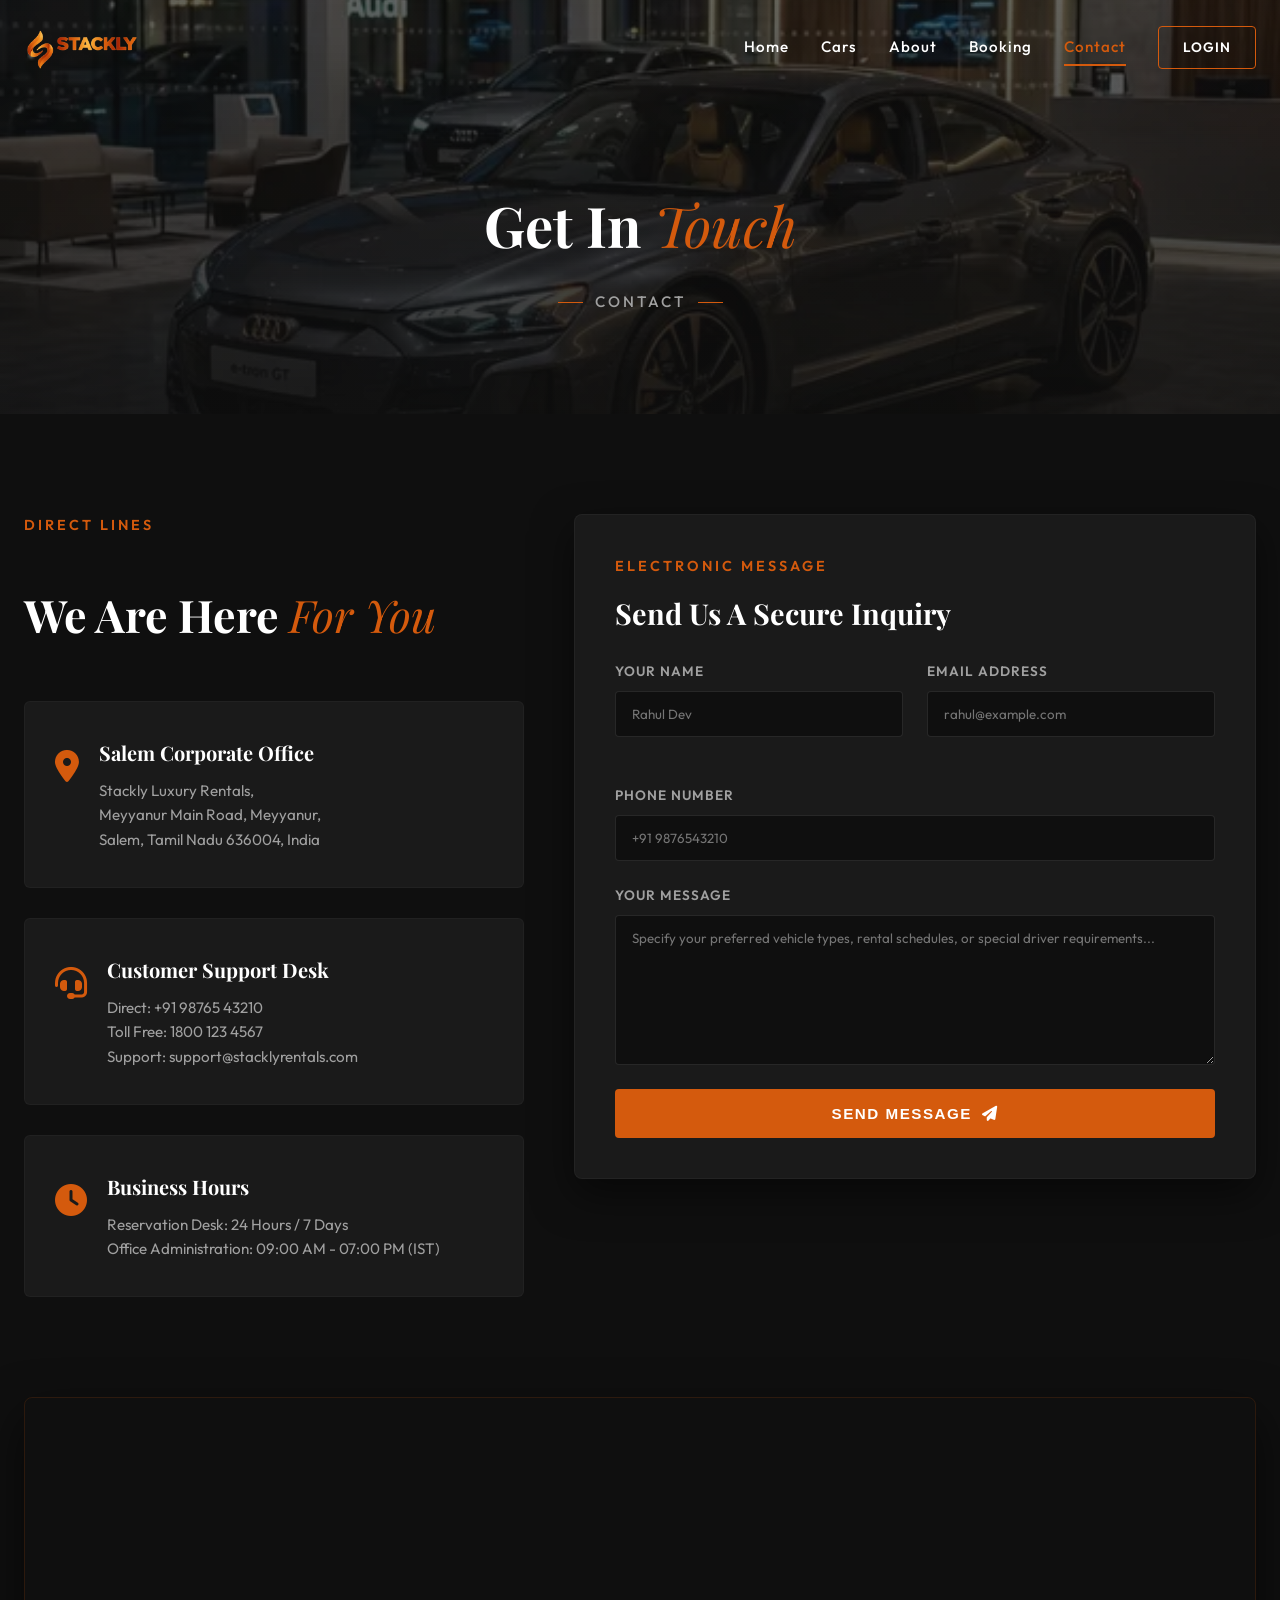
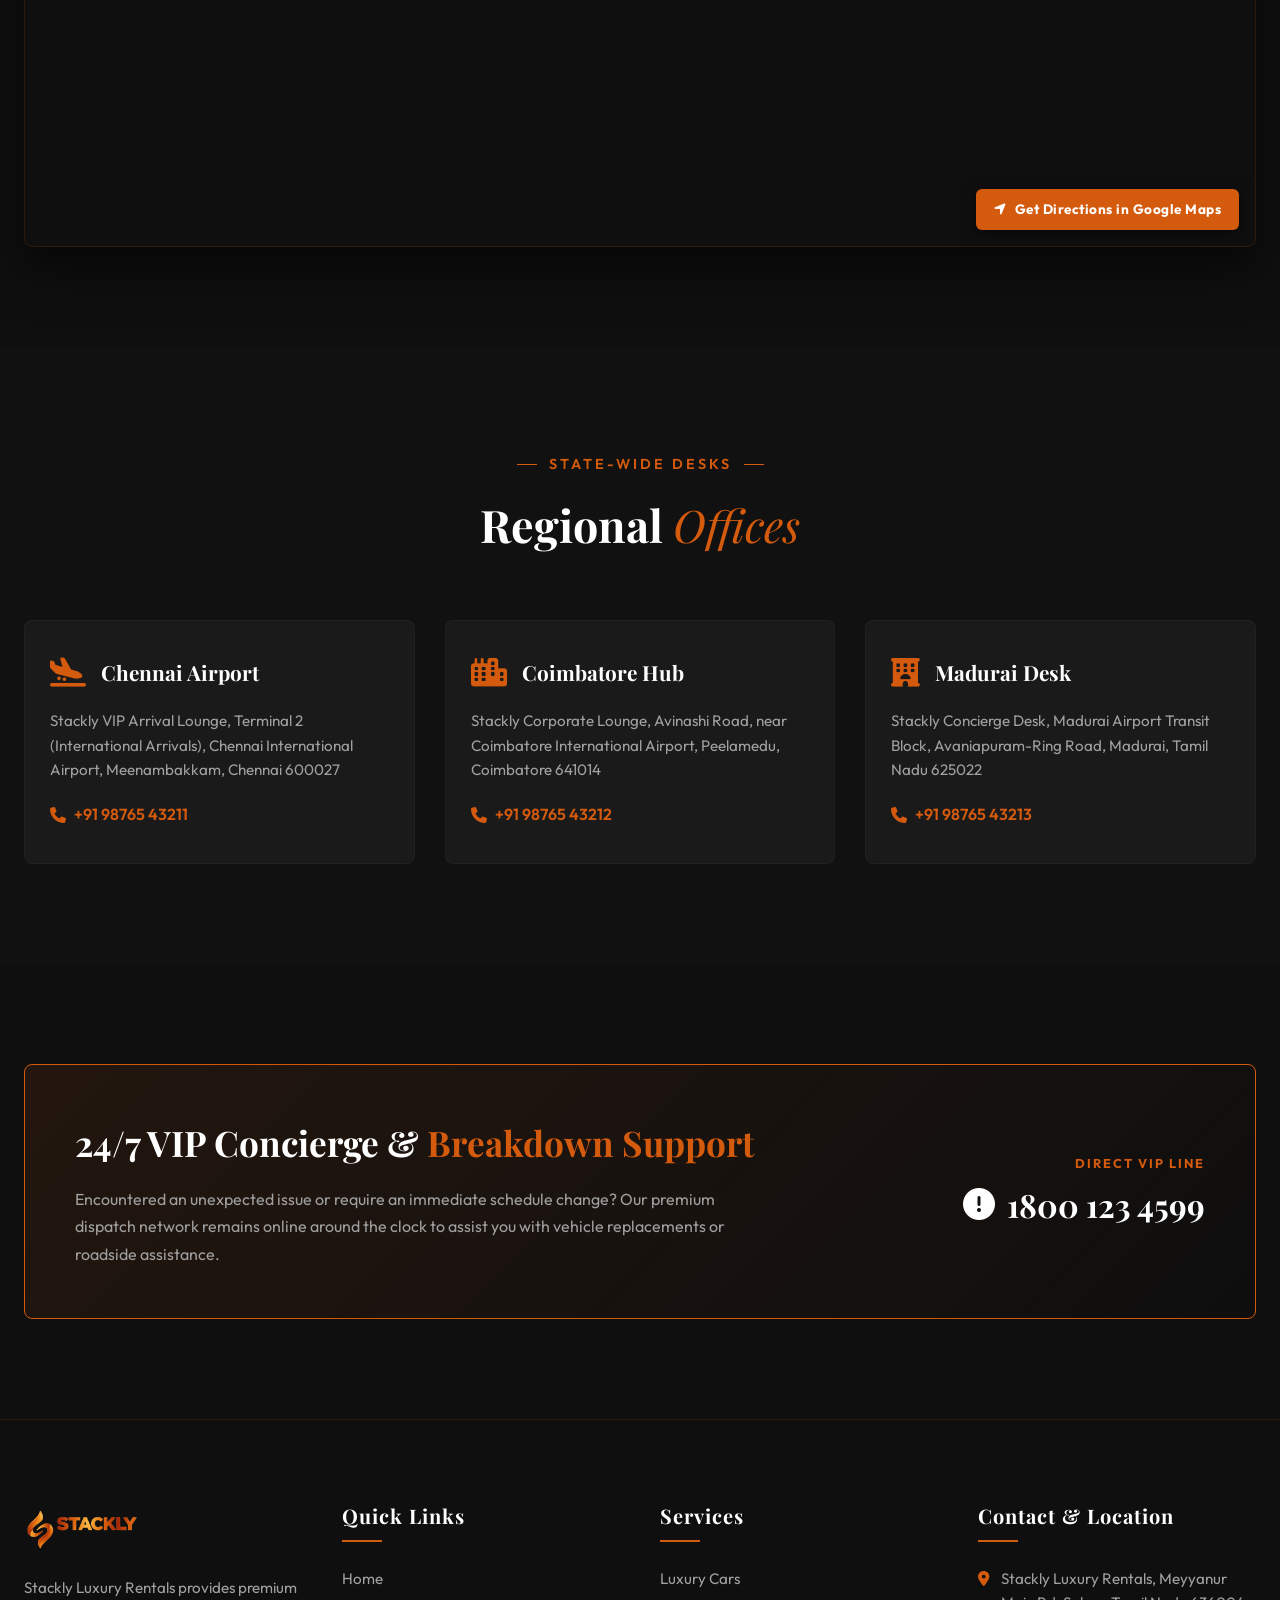
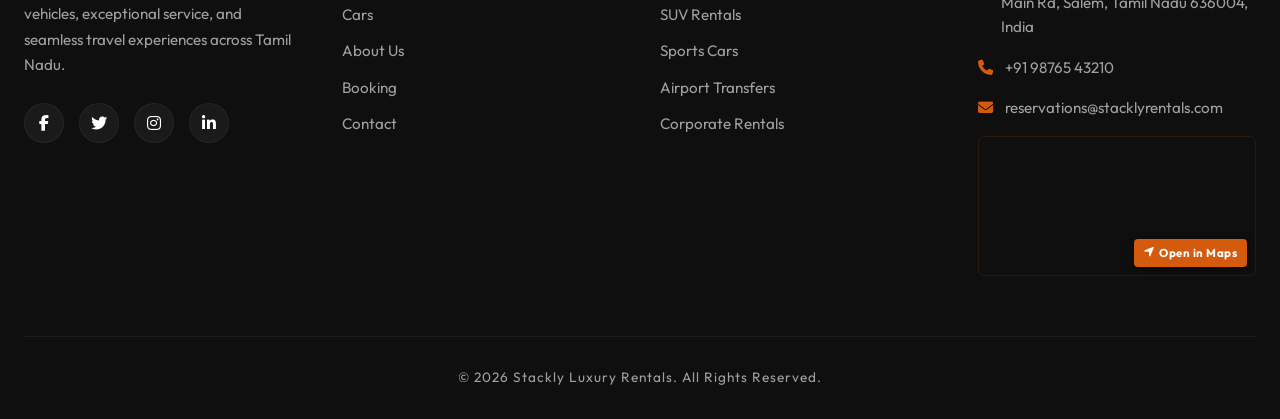
<file: contact.html>
<!DOCTYPE html>
<html lang="en">
<head>
    <meta charset="UTF-8">
    <meta name="viewport" content="width=device-width, initial-scale=1.0">
    <meta name="description" content="Get in touch with Stackly Luxury Rentals. Contact our Salem headquarters or message our lifestyle support coordinators.">
    <title>Contact Us | Stackly Car Rentals</title>
    <!-- Google Fonts -->
    <link rel="preconnect" href="https://fonts.googleapis.com">
    <link rel="preconnect" href="https://fonts.gstatic.com" crossorigin>
    <link href="https://fonts.googleapis.com/css2?family=Outfit:wght@300;400;500;600;700;800&family=Playfair+Display:ital,wght@0,400;0,600;0,700;1,400&display=swap" rel="stylesheet">
    <!-- FontAwesome Icons -->
    <link rel="stylesheet" href="https://cdnjs.cloudflare.com/ajax/libs/font-awesome/6.4.0/css/all.min.css">
    <!-- AOS CSS -->
    <link rel="stylesheet" href="https://unpkg.com/aos@next/dist/aos.css" />
    <style>
        /* CSS VARIABLES & RESET */
        :root {
            --bg-deep: #0F0F0F;
            --bg-primary: #111111;
            --bg-secondary: #1A1A1A;
            --accent: #d45a0d;
            --accent-hover: #b84c0a;
            --btn-bg: #d45a0d;
            --btn-bg-hover: #b84c0a;
            --text-main: #FFFFFF;
            --text-muted: #A0A0A0;
            --glass: rgba(26, 26, 26, 0.75);
            --glass-border: rgba(212, 90, 13, 0.15);
            --transition: all 0.4s cubic-bezier(0.16, 1, 0.3, 1);
            --font-display: 'Playfair Display', serif;
            --font-body: 'Outfit', sans-serif;
        }

        * {
            box-sizing: border-box;
            margin: 0;
            padding: 0;
            scroll-behavior: smooth;
        }

        html, body {
            overflow-x: hidden;
            width: 100%;
            margin: 0;
            padding: 0;
        }

        body {
            background-color: var(--bg-deep);
            color: var(--text-main);
            font-family: var(--font-body);
            line-height: 1.6;
        }

        /* CUSTOM SCROLLBAR */
        ::-webkit-scrollbar {
            width: 8px;
        }
        ::-webkit-scrollbar-track {
            background: var(--bg-deep);
        }
        ::-webkit-scrollbar-thumb {
            background: var(--accent);
            border-radius: 4px;
        }
        ::-webkit-scrollbar-thumb:hover {
            background: var(--accent-hover);
        }

        .container {
            width: 100%;
            max-width: 1300px;
            margin: 0 auto;
            padding: 0 24px;
        }

        /* PRELOADER */
        #preloader {
            position: fixed;
            top: 0;
            left: 0;
            width: 100%;
            height: 100%;
            background-color: var(--bg-deep);
            display: flex;
            justify-content: center;
            align-items: center;
            z-index: 999999;
            transition: transform 0.8s cubic-bezier(0.85, 0, 0.15, 1), visibility 0.8s ease;
        }
        #preloader.fade-out {
            transform: translateY(-100%);
            visibility: hidden;
        }
        .preloader-content {
            display: flex;
            flex-direction: column;
            align-items: center;
            justify-content: center;
            text-align: center;
            transition: transform 0.6s cubic-bezier(0.85, 0, 0.15, 1), opacity 0.5s ease;
        }
        #preloader.fade-out .preloader-content {
            transform: translateY(40px);
            opacity: 0;
        }
        .preloader-logo {
            width: 180px !important;
            height: auto;
            margin-bottom: 0 !important;
            animation: pulse-accent 2s infinite ease-in-out;
        }
        .preloader-brand {
            font-family: var(--font-display);
            font-size: 2.2rem;
            letter-spacing: 4px;
            color: var(--text-main);
            font-weight: 700;
        }
        .preloader-brand span {
            color: var(--accent);
        }
        .preloader-slogan {
            font-size: 0.95rem;
            color: var(--accent);
            letter-spacing: 6px;
            text-transform: uppercase;
            margin-top: 24px !important;
            margin-bottom: 0 !important;
            font-weight: 600;
            text-shadow: 0 0 10px rgba(212, 90, 13, 0.3);
        }
        .preloader-spinner {
            width: 44px;
            height: 44px;
            border: 2px solid rgba(212, 90, 13, 0.1);
            border-top: 2px solid var(--accent);
            border-radius: 50%;
            margin: 24px auto 0 !important;
            animation: spin 1s linear infinite;
            box-shadow: 0 0 15px rgba(212, 90, 13, 0.2);
        }

        @keyframes spin {
            0% { transform: rotate(0deg); }
            100% { transform: rotate(360deg); }
        }
        @keyframes pulse-accent {
            0% { transform: scale(0.95); filter: drop-shadow(0 0 0 rgba(212, 90, 13, 0.4)); }
            70% { transform: scale(1.05); filter: drop-shadow(0 0 15px rgba(212, 90, 13, 0.6)); }
            100% { transform: scale(0.95); filter: drop-shadow(0 0 0 rgba(212, 90, 13, 0)); }
        }/* HEADER & NAVBAR */
        .navbar-header {
            position: fixed;
            top: 0;
            left: 0;
            width: 100%;
            z-index: 100000;
            transition: var(--transition);
            background: transparent;
            padding: 20px 0;
            border-bottom: 1px solid transparent;
        }
        .navbar-header.scrolled {
            background: var(--bg-deep);
            padding: 12px 0;
            border-bottom: 1px solid var(--glass-border);
            box-shadow: 0 10px 30px rgba(0,0,0,0.5);
        }
        .nav-container {
            display: flex;
            justify-content: space-between;
            align-items: center;
            max-width: 1300px;
            margin: 0 auto;
            padding: 0 24px;
        }
        .logo-container {
            display: flex;
            align-items: center;
            text-decoration: none;
            gap: 12px;
            transition: var(--transition);
        }
        .logo-img {
            height: 55px;
            width: auto;
            object-fit: contain;
            transition: var(--transition);
        }
        .logo-text {
            font-family: var(--font-display);
            font-size: 1.6rem;
            font-weight: 700;
            color: var(--text-main);
            letter-spacing: 2px;
            transition: var(--transition);
        }
        .logo-text span {
            color: var(--accent);
        }
        .logo-container:hover .logo-text {
            color: var(--accent);
            text-shadow: 0 0 10px rgba(212,90,13,0.3);
        }
        .logo-container:hover .logo-img {
            transform: scale(1.05);
        }

        .nav-menu {
            display: flex;
            align-items: center;
            gap: 32px;
        }
        .nav-link {
            text-decoration: none;
            color: var(--text-main);
            font-size: 0.95rem;
            font-weight: 500;
            letter-spacing: 1px;
            transition: var(--transition);
            position: relative;
            padding: 6px 0;
        }
        .nav-link::after {
            content: '';
            position: absolute;
            bottom: 0;
            left: 0;
            width: 0;
            height: 2px;
            background-color: var(--accent);
            transition: var(--transition);
        }
        .nav-link:hover {
            color: var(--accent);
        }
        .nav-link:hover::after {
            width: 100%;
        }
        .nav-link.active {
            color: var(--accent);
        }
        .nav-link.active::after {
            width: 100%;
        }

        .nav-btn-login {
            background-color: transparent;
            color: var(--text-main);
            border: 1px solid var(--accent);
            padding: 10px 24px;
            border-radius: 4px;
            font-weight: 600;
            text-transform: uppercase;
            font-size: 0.85rem;
            letter-spacing: 1px;
            transition: var(--transition);
        }
        .nav-btn-login:hover {
            background-color: var(--btn-bg);
            color: var(--text-main);
            box-shadow: 0 0 15px rgba(212,90,13,0.4);
            transform: translateY(-2px);
        }

        .hamburger-btn {
            display: none;
            background: transparent;
            border: none;
            cursor: pointer;
            flex-direction: column;
            gap: 6px;
            z-index: 1100;
        }
        .hamburger-btn .bar {
            width: 28px;
            height: 2px;
            background-color: var(--text-main);
            transition: var(--transition);
        }
        .hamburger-btn.active .bar:nth-child(1) {
            transform: translateY(8px) rotate(45deg);
        }
        .hamburger-btn.active .bar:nth-child(2) {
            opacity: 0;
        }
        .hamburger-btn.active .bar:nth-child(3) {
            transform: translateY(-8px) rotate(-45deg);
        }

        /* MOBILE SIDEBAR */
        .mobile-sidebar-overlay {
            position: fixed;
            top: 0;
            left: 0;
            width: 100%;
            height: 100%;
            background-color: rgba(0,0,0,0.8);
            z-index: 100010;
            opacity: 0;
            visibility: hidden;
            transition: var(--transition);
            backdrop-filter: blur(5px);
        }
        .mobile-sidebar-overlay.active {
            opacity: 1;
            visibility: visible;
        }
        .mobile-sidebar {
            position: fixed;
            top: 0;
            right: 0;
            width: 100%;
            max-width: 100%;
            height: 100%;
            background-color: var(--bg-deep);
            border-left: 1px solid var(--glass-border);
            z-index: 100020;
            padding: 40px 30px;
            display: flex;
            flex-direction: column;
            gap: 40px;
            transform: translateX(100%);
            visibility: hidden;
            transition: transform 0.4s cubic-bezier(0.16, 1, 0.3, 1), visibility 0.4s;
        }
        .mobile-sidebar.active {
            transform: translateX(0);
            visibility: visible;
        }
        .sidebar-header {
            display: flex;
            justify-content: space-between;
            align-items: center;
        }
        .close-sidebar-btn {
            background: transparent;
            border: none;
            color: var(--text-main);
            font-size: 2.2rem;
            cursor: pointer;
            transition: var(--transition);
        }
        .close-sidebar-btn:hover {
            color: var(--accent);
        }
        .sidebar-menu {
            display: flex;
            flex-direction: column;
            gap: 24px;
        }
        .sidebar-link {
            text-decoration: none;
            color: var(--text-main);
            font-size: 1.2rem;
            font-weight: 500;
            letter-spacing: 1px;
            transition: var(--transition);
            padding-bottom: 8px;
            border-bottom: 1px solid rgba(255,255,255,0.05);
        }
        .sidebar-link:hover, .sidebar-link.active {
            color: var(--accent);
            border-bottom: 1px solid var(--accent);
            padding-left: 8px;
        }
        .sidebar-btn-login, .sidebar-btn-login.active {
            margin-top: 20px;
            background-color: var(--btn-bg);
            color: var(--text-main) !important;
            text-align: center;
            border-radius: 4px;
            font-weight: 700;
            padding: 14px !important;
            text-transform: uppercase;
            border-bottom: none !important;
        }
        .sidebar-btn-login:hover, .sidebar-btn-login.active:hover {
            background-color: var(--btn-bg-hover);
            color: var(--text-main) !important;
            border-bottom: none !important;
            padding-left: 14px !important;
        }

        /* CONTACT BANNER */
        .contact-banner {
            padding: 180px 0 100px;
            background: linear-gradient(rgba(15,15,15,0.65), rgba(15,15,15,0.85)), url('assets/audi_etron.webp') no-repeat center center/cover;
            text-align: center;
        }
        .banner-title {
            font-family: var(--font-display);
            font-size: 3.5rem;
            font-weight: 700;
            margin-bottom: 15px;
        }
        .banner-title span {
            color: var(--accent);
            font-style: italic;
            font-weight: 400;
        }
        .banner-breadcrumbs {
            font-size: 0.95rem;
            color: var(--text-muted);
            letter-spacing: 3px;
            text-transform: uppercase;
            display: inline-flex;
            align-items: center;
            justify-content: center;
            gap: 12px;
            font-weight: 500;
        }
        .banner-breadcrumbs::before,
        .banner-breadcrumbs::after {
            content: '';
            display: inline-block;
            width: 25px;
            height: 1px;
            background-color: var(--accent);
        }

        /* SECTION HEADERS */
        .section-header {
            text-align: center;
            margin-bottom: 60px;
        }
        .section-tag {
            color: var(--accent);
            font-size: 0.9rem;
            font-weight: 600;
            letter-spacing: 3px;
            text-transform: uppercase;
            margin-bottom: 12px;
            display: block;
        }
        .section-header .section-tag {
            display: inline-flex;
            align-items: center;
            justify-content: center;
            gap: 12px;
            width: 100%;
        }
        .section-header .section-tag::before,
        .section-header .section-tag::after {
            content: '';
            display: inline-block;
            width: 20px;
            height: 1px;
            background-color: var(--accent);
        }
        .section-title {
            font-family: var(--font-display);
            font-size: 2.8rem;
            color: var(--text-main);
            font-weight: 700;
        }
        .section-title span {
            font-style: italic;
            font-weight: 400;
            color: var(--accent);
        }

        /* CONTACT SECTION CONTENT */
        .contact-main-section {
            padding: 100px 0;
            background-color: var(--bg-deep);
        }
        .contact-grid {
            display: grid;
            grid-template-columns: 1.1fr 1.5fr;
            gap: 50px;
            align-items: flex-start;
        }

        /* CONTACT INFO BOXES */
        .contact-info-col {
            display: flex;
            flex-direction: column;
            gap: 30px;
        }
        .info-card {
            background-color: var(--bg-secondary);
            border: 1px solid rgba(255,255,255,0.03);
            padding: 35px 30px;
            border-radius: 6px;
            display: flex;
            gap: 20px;
            transition: var(--transition);
        }
        .info-card:hover {
            border-color: var(--accent);
            transform: translateY(-3px);
        }
        .info-icon {
            font-size: 2rem;
            color: var(--accent);
            margin-top: 4px;
        }
        .info-details h3 {
            font-family: var(--font-display);
            font-size: 1.25rem;
            margin-bottom: 10px;
        }
        .info-details p {
            color: var(--text-muted);
            font-size: 0.95rem;
            line-height: 1.6;
        }

        /* CONTACT FORM */
        .contact-form-card {
            background-color: var(--bg-secondary);
            border: 1px solid rgba(255,255,255,0.04);
            border-radius: 8px;
            padding: 40px;
            box-shadow: 0 15px 40px rgba(0,0,0,0.5);
        }
        .form-row {
            display: grid;
            grid-template-columns: repeat(2, 1fr);
            gap: 24px;
            margin-bottom: 24px;
        }
        .form-group {
            display: flex;
            flex-direction: column;
            gap: 8px;
            margin-bottom: 24px;
        }
        .form-group.full-width {
            grid-column: 1 / -1;
        }
        .form-label {
            font-size: 0.85rem;
            color: var(--text-muted);
            font-weight: 600;
            text-transform: uppercase;
            letter-spacing: 1px;
        }
        .form-input {
            background-color: var(--bg-deep);
            border: 1px solid rgba(255,255,255,0.1);
            color: var(--text-main);
            padding: 14px 16px;
            border-radius: 4px;
            font-family: var(--font-body);
            outline: none;
            transition: var(--transition);
            width: 100%;
        }
        .form-input:focus {
            border-color: var(--accent);
            box-shadow: 0 0 10px rgba(212,90,13,0.15);
        }
        textarea.form-input {
            resize: vertical;
            min-height: 150px;
        }
        .btn-submit-message {
            background-color: var(--btn-bg);
            color: var(--text-main);
            border: none;
            width: 100%;
            padding: 16px;
            border-radius: 4px;
            font-weight: 700;
            font-size: 0.95rem;
            text-transform: uppercase;
            letter-spacing: 1.5px;
            cursor: pointer;
            transition: var(--transition);
            display: flex;
            justify-content: center;
            align-items: center;
            gap: 10px;
        }
        .btn-submit-message:hover {
            background-color: var(--btn-bg-hover);
            box-shadow: 0 0 20px rgba(212,90,13,0.4);
            transform: translateY(-2px);
        }

        /* GOOGLE MAP WRAPPER */
        .map-section {
            padding: 0 0 100px;
            background-color: var(--bg-deep);
        }
        .map-wrapper {
            border: 1px solid var(--glass-border);
            border-radius: 8px;
            overflow: hidden;
            height: 450px;
            box-shadow: 0 20px 50px rgba(0,0,0,0.6);
            position: relative;
        }
        .map-wrapper iframe {
            width: 100%;
            height: 100%;
            border: none;
            filter: grayscale(1) invert(0.9) contrast(1.25);
        }
        /* Large map nav button */
        .map-nav-link-large {
            position: absolute;
            bottom: 16px;
            right: 16px;
            background-color: var(--accent);
            color: #fff;
            font-size: 0.85rem;
            font-weight: 700;
            padding: 10px 18px;
            border-radius: 6px;
            text-decoration: none;
            letter-spacing: 0.5px;
            display: flex;
            align-items: center;
            gap: 8px;
            z-index: 10;
            box-shadow: 0 4px 16px rgba(0,0,0,0.5);
            transition: background-color 0.2s ease, transform 0.2s ease;
            white-space: nowrap;
        }
        .map-nav-link-large:hover {
            background-color: var(--accent-hover);
            transform: translateY(-2px);
        }

        /* CUSTOM ALERT DIALOG */
        .custom-alert-modal {
            position: fixed;
            top: 0;
            left: 0;
            width: 100%;
            height: 100%;
            background-color: rgba(0,0,0,0.85);
            z-index: 5000;
            opacity: 0;
            visibility: hidden;
            transition: var(--transition);
            display: flex;
            justify-content: center;
            align-items: center;
            backdrop-filter: blur(8px);
        }
        .custom-alert-modal.show {
            opacity: 1;
            visibility: visible;
        }
        .alert-box {
            background-color: var(--bg-secondary);
            border: 1px solid var(--accent);
            border-radius: 8px;
            padding: 40px;
            max-width: 450px;
            width: 90%;
            text-align: center;
            box-shadow: 0 20px 60px rgba(0,0,0,0.8);
            transform: scale(0.9);
            transition: var(--transition);
        }
        .custom-alert-modal.show .alert-box {
            transform: scale(1);
        }
        .alert-icon {
            font-size: 4.5rem;
            color: var(--accent);
            margin-bottom: 25px;
        }
        .alert-title {
            font-family: var(--font-display);
            font-size: 1.8rem;
            margin-bottom: 12px;
        }
        .alert-desc {
            color: var(--text-muted);
            font-size: 0.95rem;
            line-height: 1.6;
        }

        /* FOOTER */
        footer {
            background-color: var(--bg-deep);
            border-top: 1px solid var(--glass-border);
            padding: 80px 0 30px;
        }
        .footer-grid {
            display: grid;
            grid-template-columns: repeat(4, 1fr);
            gap: 40px;
            margin-bottom: 60px;
        }
        .footer-col h3 {
            font-family: var(--font-display);
            font-size: 1.25rem;
            color: var(--text-main);
            margin-bottom: 25px;
            letter-spacing: 1px;
            position: relative;
            padding-bottom: 10px;
        }
        .footer-col h3::after {
            content: '';
            position: absolute;
            bottom: 0;
            left: 0;
            width: 40px;
            height: 2px;
            background-color: var(--accent);
        }
        .footer-desc {
            color: var(--text-muted);
            font-size: 0.95rem;
            margin-bottom: 25px;
            line-height: 1.7;
        }
        .footer-socials {
            display: flex;
            gap: 15px;
        }
        .social-icon {
            width: 40px;
            height: 40px;
            background-color: var(--bg-secondary);
            color: var(--text-main);
            border-radius: 50%;
            display: flex;
            justify-content: center;
            align-items: center;
            text-decoration: none;
            transition: var(--transition);
            font-size: 1rem;
            border: 1px solid rgba(255,255,255,0.05);
        }
        .social-icon:hover {
            background-color: var(--accent);
            color: var(--text-main);
            transform: translateY(-3px);
            box-shadow: 0 0 10px rgba(212,90,13,0.3);
        }
        .footer-links {
            display: flex;
            flex-direction: column;
            gap: 12px;
        }
        .footer-links a {
            text-decoration: none;
            color: var(--text-muted);
            font-size: 0.95rem;
            transition: var(--transition);
        }
        .footer-links a:hover {
            color: var(--accent);
            padding-left: 5px;
        }
        .footer-contact-item {
            display: flex;
            gap: 12px;
            color: var(--text-muted);
            font-size: 0.95rem;
            margin-bottom: 16px;
            align-items: flex-start;
        }
        .footer-contact-item i {
            color: var(--accent);
            margin-top: 4px;
        }
        .footer-map-container {
            border: 1px solid var(--glass-border);
            border-radius: 6px;
            overflow: hidden;
            height: 140px;
            margin-top: 15px;
            position: relative;
        }
        .footer-map-container iframe {
            width: 100%;
            height: 100%;
            border: none;
            filter: grayscale(1) invert(0.9) contrast(1.2);
        }
        .map-overlay-link {
            position: absolute;
            top: 0;
            left: 0;
            width: 100%;
            height: 100%;
            z-index: 5;
            background: transparent;
            cursor: pointer;
        }
        .map-nav-link {
            position: absolute;
            bottom: 8px;
            right: 8px;
            background-color: var(--accent);
            color: #fff;
            font-size: 0.72rem;
            font-weight: 700;
            padding: 5px 10px;
            border-radius: 4px;
            text-decoration: none;
            letter-spacing: 0.5px;
            display: flex;
            align-items: center;
            gap: 5px;
            z-index: 10;
            box-shadow: 0 2px 8px rgba(0,0,0,0.5);
            transition: background-color 0.2s ease;
            white-space: nowrap;
        }
        .map-nav-link:hover {
            background-color: var(--accent-hover);
        }
        .footer-bottom {
            border-top: 1px solid rgba(255,255,255,0.05);
            padding-top: 30px;
            text-align: center;
            color: var(--text-muted);
            font-size: 0.85rem;
            letter-spacing: 1px;
        }

        /* REGIONAL LOCATIONS */
        .locations-section {
            padding: 100px 0;
            background-color: var(--bg-primary);
        }
        .locations-grid {
            display: grid;
            grid-template-columns: repeat(3, 1fr);
            gap: 30px;
            margin-top: 40px;
        }
        .location-card {
            background-color: var(--bg-secondary);
            border: 1px solid rgba(255,255,255,0.03);
            border-radius: 8px;
            padding: 35px 25px;
            transition: var(--transition);
        }
        .location-card:hover {
            border-color: var(--accent);
            transform: translateY(-5px);
        }
        .location-header {
            display: flex;
            align-items: center;
            gap: 15px;
            margin-bottom: 20px;
        }
        .location-header i {
            font-size: 1.8rem;
            color: var(--accent);
        }
        .location-header h3 {
            font-family: var(--font-display);
            font-size: 1.3rem;
            margin-bottom: 0;
        }
        .location-body {
            color: var(--text-muted);
            font-size: 0.95rem;
            line-height: 1.6;
            margin-bottom: 20px;
        }
        .location-phone {
            color: var(--accent);
            text-decoration: none;
            font-weight: 600;
            display: flex;
            align-items: center;
            gap: 8px;
            cursor: default;
        }

        /* EMERGENCY SUPPORT HOTLINE */
        .emergency-section {
            padding: 100px 0;
            background-color: var(--bg-deep);
        }
        .emergency-banner {
            background: linear-gradient(135deg, rgba(212, 90, 13, 0.1) 0%, rgba(15,15,15,0.9) 100%);
            border: 1px solid var(--accent);
            border-radius: 8px;
            padding: 50px;
            display: flex;
            justify-content: space-between;
            align-items: center;
            gap: 40px;
        }
        .emergency-content h2 {
            font-family: var(--font-display);
            font-size: 2.2rem;
            margin-bottom: 15px;
            color: var(--text-main);
        }
        .emergency-content h2 span {
            color: var(--accent);
        }
        .emergency-content p {
            color: var(--text-muted);
            font-size: 1rem;
            margin-bottom: 0;
            line-height: 1.7;
            max-width: 650px;
        }
        .emergency-hotline {
            text-align: right;
            flex-shrink: 0;
        }
        .hotline-label {
            font-size: 0.8rem;
            font-weight: 700;
            letter-spacing: 2px;
            text-transform: uppercase;
            color: var(--accent);
            margin-bottom: 5px;
        }
        .hotline-num {
            font-family: var(--font-display);
            font-size: 2rem;
            color: var(--text-main);
            font-weight: 700;
            text-decoration: none;
            display: flex;
            align-items: center;
            gap: 12px;
            cursor: default;
        }

        /* RESPONSIVE LAYOUTS */
        @media (min-width: 1440px) {
            .container {
                max-width: 1400px;
            }
        }

        @media (max-width: 1024px) {
            .banner-title {
                font-size: 3rem;
            }
            .contact-grid {
                grid-template-columns: 1fr;
            }
            .footer-grid {
                grid-template-columns: repeat(2, 1fr);
            }
            .locations-grid {
                grid-template-columns: repeat(2, 1fr);
                gap: 24px;
            }
            .emergency-banner {
                flex-direction: column;
                text-align: center;
                gap: 30px;
                padding: 40px 30px;
            }
            .emergency-hotline {
                text-align: center;
            }
        }

        @media (max-width: 768px) {
            .nav-menu {
                display: none;
            }
            .hamburger-btn {
                display: flex;
            }
            .form-row {
                grid-template-columns: 1fr;
                gap: 0;
            }
            .contact-form-card {
                padding: 24px;
            }
            .locations-grid {
                grid-template-columns: 1fr;
            }
            .map-wrapper {
                height: 300px;
            }
            .footer-grid {
                grid-template-columns: 1fr;
            }
        }

        @media (max-width: 425px) {
            .banner-title {
                font-size: 2.2rem;
            }
            .contact-main-section {
                padding: 50px 0;
            }
            .footer-grid {
                grid-template-columns: 1fr;
            }
        }

        @media (max-width: 480px) {
            .container {
                padding: 0 16px;
            }
            .info-card {
                padding: 24px 16px;
                gap: 12px;
            }
            .info-details h3 {
                font-size: 1.15rem;
            }
            .info-details p {
                font-size: 0.85rem;
            }
            .location-card {
                padding: 24px 16px;
            }
            .contact-form-card {
                padding: 20px 16px;
            }
            .emergency-banner {
                padding: 30px 16px;
                gap: 20px;
            }
            .emergency-content h2 {
                font-size: 1.7rem;
            }
            .emergency-content p {
                font-size: 0.9rem;
            }
            .hotline-num {
                font-size: 1.4rem;
            }
            .footer-contact-item span {
                word-break: break-all;
            }
        }

        @media (max-width: 375px) {
            .logo-text {
                font-size: 1.3rem;
            }
            .preloader-brand {
                font-size: 1.8rem;
            }
        }
    </style>
</head>
<body>

    <!-- PRELOADER -->
    <div id="preloader">
        <div class="preloader-content">
            <img src="assets/logoog.webp" alt="Stackly Logo" class="preloader-logo" style="width: 180px; height: auto;">
            <p class="preloader-slogan" style="margin-top: 15px;">Drive the Dream</p>
            <div class="preloader-spinner"></div>
        </div>
    </div>

    <!-- STICKY NAVBAR -->
    <header class="navbar-header">
        <div class="nav-container">
            <a href="index.html" class="logo-container">
                <img src="assets/logoog.webp" alt="Stackly Logo" class="logo-img">
            </a>
            <nav class="nav-menu">
                <a href="index.html" class="nav-link">Home</a>
                <a href="cars.html" class="nav-link">Cars</a>
                <a href="about.html" class="nav-link">About</a>
                <a href="booking.html" class="nav-link">Booking</a>
                <a href="contact.html" class="nav-link active">Contact</a>
                <a href="login.html" class="nav-link nav-btn-login">Login</a>
            </nav>
            <button class="hamburger-btn" aria-label="Toggle Menu">
                <span class="bar"></span>
                <span class="bar"></span>
                <span class="bar"></span>
            </button>
        </div>
    </header>

    <!-- MOBILE SIDEBAR -->
    <div class="mobile-sidebar-overlay"></div>
    <aside class="mobile-sidebar">
        <div class="sidebar-header">
            <a href="index.html" class="logo-container">
                <img src="assets/logoog.webp" alt="Stackly Logo" class="logo-img">
            </a>
            <button class="close-sidebar-btn" aria-label="Close Menu">&times;</button>
        </div>
        <nav class="sidebar-menu">
            <a href="index.html" class="sidebar-link">Home</a>
            <a href="cars.html" class="sidebar-link">Cars</a>
            <a href="about.html" class="sidebar-link">About</a>
            <a href="booking.html" class="sidebar-link">Booking</a>
            <a href="contact.html" class="sidebar-link active">Contact</a>
            <a href="login.html" class="sidebar-link sidebar-btn-login">Login</a>
        </nav>
    </aside>

    <!-- CONTACT BANNER -->
    <section class="contact-banner">
        <div class="container">
            <h1 class="banner-title" data-aos="fade-down" data-aos-duration="1000">Get In <span>Touch</span></h1>
            <div class="banner-breadcrumbs" data-aos="fade-up" data-aos-delay="200">
                Contact
            </div>
        </div>
    </section>

    <!-- CONTACT MAIN CONTENT -->
    <section class="contact-main-section">
        <div class="container">
            <div class="contact-grid">
                
                <!-- CONTACT COL INFO -->
                <div class="contact-info-col" data-aos="fade-right">
                    <span class="section-tag">Direct Lines</span>
                    <h2 class="section-title" style="text-align: left; margin-bottom: 20px;">We Are Here <span>For You</span></h2>
                    
                    <!-- Card 1: Salem Office Location -->
                    <div class="info-card">
                        <div class="info-icon"><i class="fa-solid fa-location-dot"></i></div>
                        <div class="info-details">
                            <h3>Salem Corporate Office</h3>
                            <p>Stackly Luxury Rentals,<br>Meyyanur Main Road, Meyyanur,<br>Salem, Tamil Nadu 636004, India</p>
                        </div>
                    </div>

                    <!-- Card 2: Support Lines -->
                    <div class="info-card">
                        <div class="info-icon"><i class="fa-solid fa-headset"></i></div>
                        <div class="info-details">
                            <h3>Customer Support Desk</h3>
                            <p>Direct: +91 98765 43210<br>Toll Free: 1800 123 4567<br>Support: support@stacklyrentals.com</p>
                        </div>
                    </div>

                    <!-- Card 3: Business Hours -->
                    <div class="info-card">
                        <div class="info-icon"><i class="fa-solid fa-clock"></i></div>
                        <div class="info-details">
                            <h3>Business Hours</h3>
                            <p>Reservation Desk: 24 Hours / 7 Days<br>Office Administration: 09:00 AM - 07:00 PM (IST)</p>
                        </div>
                    </div>
                </div>

                <!-- CONTACT FORM CARD -->
                <div class="contact-form-card" data-aos="fade-left">
                    <span class="section-tag">Electronic Message</span>
                    <h3 style="font-family: var(--font-display); font-size: 1.8rem; margin-bottom: 25px;">Send Us A <span>Secure Inquiry</span></h3>
                    
                    <form id="contact-form" onsubmit="handleContactSubmit(event)">
                        <div class="form-row">
                            <div class="form-group">
                                <label class="form-label" for="contact-name">Your Name</label>
                                <input type="text" id="contact-name" class="form-input" placeholder="Rahul Dev" required>
                            </div>
                            <div class="form-group">
                                <label class="form-label" for="contact-email">Email Address</label>
                                <input type="email" id="contact-email" class="form-input" placeholder="rahul@example.com" required>
                            </div>
                        </div>
                        <div class="form-group">
                            <label class="form-label" for="contact-phone">Phone Number</label>
                            <input type="tel" id="contact-phone" class="form-input" placeholder="+91 9876543210" pattern="^[0-9+\s\-]{10,15}$" required>
                        </div>
                        <div class="form-group">
                            <label class="form-label" for="contact-message">Your Message</label>
                            <textarea id="contact-message" class="form-input" placeholder="Specify your preferred vehicle types, rental schedules, or special driver requirements..." required></textarea>
                        </div>
                        
                        <button type="submit" class="btn-submit-message">Send Message <i class="fa-solid fa-paper-plane"></i></button>
                    </form>
                </div>

            </div>
        </div>
    </section>

    <!-- Salem Location Map Section -->
    <section class="map-section" data-aos="fade-up">
        <div class="container">
            <div class="map-wrapper">
                <iframe src="https://www.google.com/maps/embed?pb=!1m18!1m12!1m3!1d62512.969855325515!2d78.11306307164998!3d11.658253163771962!2m3!1f0!2f0!3f0!3m2!1i1024!2i768!4f13.1!3m3!1m2!1s0x3babf1cc5d5a570f%3A0xe54d32a677bfb6db!2sSalem%2C%20Tamil%20Nadu!5e0!3m2!1sen!2sin!4v1689269411993!5m2!1sen!2sin" allowfullscreen="" loading="lazy"></iframe>
                <a href="https://maps.google.com/?q=Stackly+Luxury+Rentals,+Meyyanur+Main+Rd,+Salem,+Tamil+Nadu+636004" target="_blank" rel="noopener noreferrer" class="map-overlay-link" aria-label="Get directions in Google Maps"></a>
                <a href="https://maps.google.com/?q=Stackly+Luxury+Rentals,+Meyyanur+Main+Rd,+Salem,+Tamil+Nadu+636004" target="_blank" rel="noopener noreferrer" class="map-nav-link-large" aria-label="Get directions in Google Maps">
                    <i class="fa-solid fa-location-arrow"></i> Get Directions in Google Maps
                </a>
            </div>
        </div>
    </section>

    <!-- REGIONAL OFFICES & DIRECTORIES -->
    <section class="locations-section">
        <div class="container">
            <div class="section-header" data-aos="fade-up">
                <span class="section-tag">State-Wide Desks</span>
                <h2 class="section-title">Regional <span>Offices</span></h2>
            </div>
            <div class="locations-grid">
                <!-- Location 1 -->
                <div class="location-card" data-aos="fade-up" data-aos-delay="100">
                    <div class="location-header">
                        <i class="fa-solid fa-plane-arrival"></i>
                        <h3>Chennai Airport</h3>
                    </div>
                    <p class="location-body">Stackly VIP Arrival Lounge, Terminal 2 (International Arrivals), Chennai International Airport, Meenambakkam, Chennai 600027</p>
                    <span class="location-phone"><i class="fa-solid fa-phone"></i> +91 98765 43211</span>
                </div>
                <!-- Location 2 -->
                <div class="location-card" data-aos="fade-up" data-aos-delay="200">
                    <div class="location-header">
                        <i class="fa-solid fa-city"></i>
                        <h3>Coimbatore Hub</h3>
                    </div>
                    <p class="location-body">Stackly Corporate Lounge, Avinashi Road, near Coimbatore International Airport, Peelamedu, Coimbatore 641014</p>
                    <span class="location-phone"><i class="fa-solid fa-phone"></i> +91 98765 43212</span>
                </div>
                <!-- Location 3 -->
                <div class="location-card" data-aos="fade-up" data-aos-delay="300">
                    <div class="location-header">
                        <i class="fa-solid fa-hotel"></i>
                        <h3>Madurai Desk</h3>
                    </div>
                    <p class="location-body">Stackly Concierge Desk, Madurai Airport Transit Block, Avaniapuram-Ring Road, Madurai, Tamil Nadu 625022</p>
                    <span class="location-phone"><i class="fa-solid fa-phone"></i> +91 98765 43213</span>
                </div>
            </div>
        </div>
    </section>

    <!-- EMERGENCY HOTLINE BANNER -->
    <section class="emergency-section">
        <div class="container">
            <div class="emergency-banner" data-aos="zoom-in">
                <div class="emergency-content">
                    <h2>24/7 VIP Concierge & <span>Breakdown Support</span></h2>
                    <p>Encountered an unexpected issue or require an immediate schedule change? Our premium dispatch network remains online around the clock to assist you with vehicle replacements or roadside assistance.</p>
                </div>
                <div class="emergency-hotline">
                    <div class="hotline-label">Direct VIP Line</div>
                    <span class="hotline-num"><i class="fa-solid fa-circle-exclamation"></i> 1800 123 4599</span>
                </div>
            </div>
        </div>
    </section>

    <!-- FOOTER -->
    <footer>
        <div class="container">
            <div class="footer-grid" data-aos="fade-up">
                <!-- COL 1 -->
                <div class="footer-col">
                    <a href="index.html" class="logo-container" style="margin-bottom: 20px;">
                        <img src="assets/logoog.webp" alt="Stackly Logo" class="logo-img">
                    </a>
                    <p class="footer-desc">Stackly Luxury Rentals provides premium vehicles, exceptional service, and seamless travel experiences across Tamil Nadu.</p>
                    <div class="footer-socials">
                        <a href="404.html" class="social-icon"><i class="fa-brands fa-facebook-f"></i></a>
                        <a href="404.html" class="social-icon"><i class="fa-brands fa-twitter"></i></a>
                        <a href="404.html" class="social-icon"><i class="fa-brands fa-instagram"></i></a>
                        <a href="404.html" class="social-icon"><i class="fa-brands fa-linkedin-in"></i></a>
                    </div>
                </div>
                <!-- COL 2 -->
                <div class="footer-col">
                    <h3>Quick Links</h3>
                    <div class="footer-links">
                        <a href="index.html">Home</a>
                        <a href="cars.html">Cars</a>
                        <a href="about.html">About Us</a>
                        <a href="booking.html">Booking</a>
                        <a href="contact.html">Contact</a>
                    </div>
                </div>
                <!-- COL 3 -->
                <div class="footer-col">
                    <h3>Services</h3>
                    <div class="footer-links">
                        <a href="cars.html?cat=luxury">Luxury Cars</a>
                        <a href="cars.html?cat=suv">SUV Rentals</a>
                        <a href="cars.html?cat=sports">Sports Cars</a>
                        <a href="404.html">Airport Transfers</a>
                        <a href="404.html">Corporate Rentals</a>
                    </div>
                </div>
                <!-- COL 4 -->
                <div class="footer-col">
                    <h3>Contact & Location</h3>
                    <div class="footer-contact-item">
                        <i class="fa-solid fa-location-dot"></i>
                        <span>Stackly Luxury Rentals, Meyyanur Main Rd, Salem, Tamil Nadu 636004, India</span>
                    </div>
                    <div class="footer-contact-item">
                        <i class="fa-solid fa-phone"></i>
                        <span>+91 98765 43210</span>
                    </div>
                    <div class="footer-contact-item">
                        <i class="fa-solid fa-envelope"></i>
                        <span>reservations@stacklyrentals.com</span>
                    </div>
                    <div class="footer-map-container">
                        <iframe src="https://www.google.com/maps/embed?pb=!1m18!1m12!1m3!1d62512.969855325515!2d78.11306307164998!3d11.658253163771962!2m3!1f0!2f0!3f0!3m2!1i1024!2i768!4f13.1!3m3!1m2!1s0x3babf1cc5d5a570f%3A0xe54d32a677bfb6db!2sSalem%2C%20Tamil%20Nadu!5e0!3m2!1sen!2sin!4v1689269411993!5m2!1sen!2sin" allowfullscreen="" loading="lazy"></iframe>
                        <a href="https://maps.google.com/?q=Stackly+Luxury+Rentals,+Meyyanur+Main+Rd,+Salem,+Tamil+Nadu+636004" target="_blank" rel="noopener noreferrer" class="map-overlay-link" aria-label="Open location in Google Maps"></a>
                        <a href="https://maps.google.com/?q=Stackly+Luxury+Rentals,+Meyyanur+Main+Rd,+Salem,+Tamil+Nadu+636004" target="_blank" rel="noopener noreferrer" class="map-nav-link" aria-label="Open location in Google Maps">
                            <i class="fa-solid fa-location-arrow"></i> Open in Maps
                        </a>
                    </div>
                </div>
            </div>
            <div class="footer-bottom">
                &copy; 2026 Stackly Luxury Rentals. All Rights Reserved.
            </div>
        </div>
    </footer>

    <!-- SUCCESS ALERT MODAL -->
    <div id="success-alert" class="custom-alert-modal">
        <div class="alert-box">
            <i class="fa-solid fa-circle-check alert-icon"></i>
            <h3 class="alert-title">Inquiry Transmitted!</h3>
            <p class="alert-desc">Your message has been successfully logged with our Elite Concierge Desk. A relationship coordinator will contact you via email or phone within 15 minutes.</p>
        </div>
    </div>

    <!-- AOS JS -->
    <script src="https://unpkg.com/aos@next/dist/aos.js"></script>
    <script>
        // PRELOADER
        window.addEventListener('load', () => {
            const preloader = document.getElementById('preloader');
            setTimeout(() => {
                preloader.classList.add('fade-out');
            }, 600);
        });

        // AOS INITIALIZATION
        AOS.init({
            duration: 800,
            easing: 'ease-in-out',
            once: true
        });

        // STICKY HEADER
        window.addEventListener('scroll', () => {
            const header = document.querySelector('.navbar-header');
            if (window.scrollY > 50) {
                header.classList.add('scrolled');
            } else {
                header.classList.remove('scrolled');
            }
        });

        // MOBILE SIDEBAR
        const hamburgerBtn = document.querySelector('.hamburger-btn');
        const closeSidebarBtn = document.querySelector('.close-sidebar-btn');
        const mobileSidebar = document.querySelector('.mobile-sidebar');
        const mobileOverlay = document.querySelector('.mobile-sidebar-overlay');
        const sidebarLinks = document.querySelectorAll('.sidebar-link');

        function openSidebar() {
            hamburgerBtn.classList.add('active');
            mobileSidebar.classList.add('active');
            mobileOverlay.classList.add('active');
            document.body.style.overflow = 'hidden';
        }

        function closeSidebar() {
            hamburgerBtn.classList.remove('active');
            mobileSidebar.classList.remove('active');
            mobileOverlay.classList.remove('active');
            document.body.style.overflow = '';
        }

        hamburgerBtn.addEventListener('click', () => {
            if (mobileSidebar.classList.contains('active')) {
                closeSidebar();
            } else {
                openSidebar();
            }
        });
        closeSidebarBtn.addEventListener('click', closeSidebar);
        mobileOverlay.addEventListener('click', closeSidebar);
        sidebarLinks.forEach(link => link.addEventListener('click', closeSidebar));

        // SUBMIT CONTACT INQUIRY
        function handleContactSubmit(e) {
            e.preventDefault();

            // Redirect to 404 Page directly
            window.location.href = '404.html';
        }
    </script>
</body>
</html>
</file>
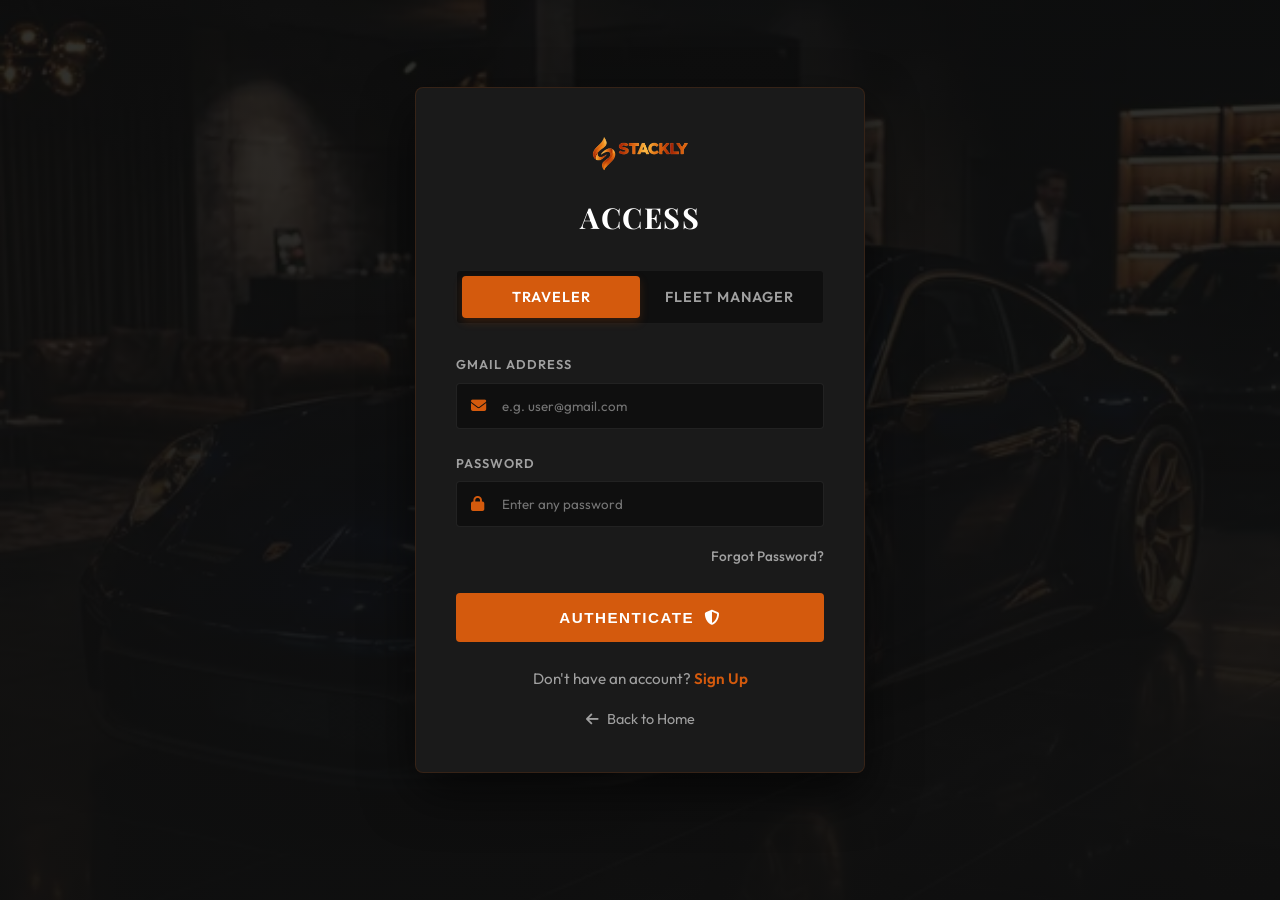
<file: login.html>
<!DOCTYPE html>
<html lang="en">
<head>
    <meta charset="UTF-8">
    <meta name="viewport" content="width=device-width, initial-scale=1.0, height=device-height">
    <meta name="description" content="Access your Stackly Luxury Rentals account. Review your bookings or manage your premium vehicle fleet.">
    <title>Secure Access | Stackly Car Rentals</title>
    <!-- Google Fonts -->
    <link rel="preconnect" href="https://fonts.googleapis.com">
    <link rel="preconnect" href="https://fonts.gstatic.com" crossorigin>
    <link href="https://fonts.googleapis.com/css2?family=Outfit:wght@300;400;500;600;700;800&family=Playfair+Display:ital,wght@0,400;0,600;0,700;1,400&display=swap" rel="stylesheet">
    <!-- FontAwesome Icons -->
    <link rel="stylesheet" href="https://cdnjs.cloudflare.com/ajax/libs/font-awesome/6.4.0/css/all.min.css">
    <!-- AOS CSS -->
    <link rel="stylesheet" href="https://unpkg.com/aos@next/dist/aos.css" />
    <style>
        /* CSS VARIABLES & RESET */
        :root {
            --bg-deep: #0F0F0F;
            --bg-primary: #111111;
            --bg-secondary: #1A1A1A;
            --accent: #d45a0d;
            --accent-hover: #b84c0a;
            --btn-bg: #d45a0d;
            --btn-bg-hover: #b84c0a;
            --text-main: #FFFFFF;
            --text-muted: #A0A0A0;
            --glass: rgba(26, 26, 26, 0.75);
            --glass-border: rgba(212, 90, 13, 0.15);
            --transition: all 0.4s cubic-bezier(0.16, 1, 0.3, 1);
            --font-display: 'Playfair Display', serif;
            --font-body: 'Outfit', sans-serif;
        }

        * {
            box-sizing: border-box;
            margin: 0;
            padding: 0;
        }

        html, body {
            width: 100%;
            margin: 0;
            padding: 0;
            height: auto;
            min-height: 100%;
            overflow-y: auto;
            overflow-x: hidden;
        }
        
        body {
            min-height: 100vh;
            background-color: var(--bg-deep);
            color: var(--text-main);
            font-family: var(--font-body);
            line-height: 1.6;
        }

        /* CUSTOM SCROLLBAR */
        ::-webkit-scrollbar {
            width: 8px;
        }
        ::-webkit-scrollbar-track {
            background: var(--bg-deep);
        }
        ::-webkit-scrollbar-thumb {
            background: var(--accent);
            border-radius: 4px;
        }
        ::-webkit-scrollbar-thumb:hover {
            background: var(--accent-hover);
        }

        .container {
            width: 100%;
            max-width: 1300px;
            margin: 0 auto;
            padding: 0 24px;
        }

        /* PRELOADER */
        #preloader {
            position: fixed;
            top: 0;
            left: 0;
            width: 100%;
            height: 100%;
            background-color: var(--bg-deep);
            display: flex;
            justify-content: center;
            align-items: center;
            z-index: 999999;
            transition: transform 0.8s cubic-bezier(0.85, 0, 0.15, 1), visibility 0.8s ease;
        }
        #preloader.fade-out {
            transform: translateY(-100%);
            visibility: hidden;
        }
        .preloader-content {
            display: flex;
            flex-direction: column;
            align-items: center;
            justify-content: center;
            text-align: center;
            transition: transform 0.6s cubic-bezier(0.85, 0, 0.15, 1), opacity 0.5s ease;
        }
        #preloader.fade-out .preloader-content {
            transform: translateY(40px);
            opacity: 0;
        }
        .preloader-logo {
            width: 180px !important;
            height: auto;
            margin-bottom: 0 !important;
            animation: pulse-accent 2s infinite ease-in-out;
        }
        .preloader-brand {
            font-family: var(--font-display);
            font-size: 2.2rem;
            letter-spacing: 4px;
            color: var(--text-main);
            font-weight: 700;
        }
        .preloader-brand span {
            color: var(--accent);
        }
        .preloader-slogan {
            font-size: 0.95rem;
            color: var(--accent);
            letter-spacing: 6px;
            text-transform: uppercase;
            margin-top: 24px !important;
            margin-bottom: 0 !important;
            font-weight: 600;
            text-shadow: 0 0 10px rgba(212, 90, 13, 0.3);
        }
        .preloader-spinner {
            width: 44px;
            height: 44px;
            border: 2px solid rgba(212, 90, 13, 0.1);
            border-top: 2px solid var(--accent);
            border-radius: 50%;
            margin: 24px auto 0 !important;
            animation: spin 1s linear infinite;
            box-shadow: 0 0 15px rgba(212, 90, 13, 0.2);
        }

        @keyframes spin {
            0% { transform: rotate(0deg); }
            100% { transform: rotate(360deg); }
        }
        @keyframes pulse-accent {
            0% { transform: scale(0.95); filter: drop-shadow(0 0 0 rgba(212,90,13, 0.4)); }
            70% { transform: scale(1.05); filter: drop-shadow(0 0 15px rgba(212,90,13, 0.6)); }
            100% { transform: scale(0.95); filter: drop-shadow(0 0 0 rgba(212,90,13, 0)); }
        }/* HEADER & NAVBAR */
        .navbar-header {
            position: fixed;
            top: 0;
            left: 0;
            width: 100%;
            z-index: 100000;
            transition: var(--transition);
            background: transparent;
            padding: 20px 0;
            border-bottom: 1px solid transparent;
        }
        .navbar-header.scrolled {
            background: var(--bg-deep);
            padding: 12px 0;
            border-bottom: 1px solid var(--glass-border);
            box-shadow: 0 10px 30px rgba(0,0,0,0.5);
        }
        .nav-container {
            display: flex;
            justify-content: space-between;
            align-items: center;
            max-width: 1300px;
            margin: 0 auto;
            padding: 0 24px;
        }
        .logo-container {
            display: flex;
            align-items: center;
            text-decoration: none;
            gap: 12px;
            transition: var(--transition);
        }
        .logo-img {
            height: 55px;
            width: auto;
            object-fit: contain;
            transition: var(--transition);
        }
        .logo-text {
            font-family: var(--font-display);
            font-size: 1.6rem;
            font-weight: 700;
            color: var(--text-main);
            letter-spacing: 2px;
            transition: var(--transition);
        }
        .logo-text span {
            color: var(--accent);
        }
        .logo-container:hover .logo-text {
            color: var(--accent);
            text-shadow: 0 0 10px rgba(212,90,13,0.3);
        }
        .logo-container:hover .logo-img {
            transform: scale(1.05);
        }

        .nav-menu {
            display: flex;
            align-items: center;
            gap: 32px;
        }
        .nav-link {
            text-decoration: none;
            color: var(--text-main);
            font-size: 0.95rem;
            font-weight: 500;
            letter-spacing: 1px;
            transition: var(--transition);
            position: relative;
            padding: 6px 0;
        }
        .nav-link::after {
            content: '';
            position: absolute;
            bottom: 0;
            left: 0;
            width: 0;
            height: 2px;
            background-color: var(--accent);
            transition: var(--transition);
        }
        .nav-link:hover {
            color: var(--accent);
        }
        .nav-link:hover::after {
            width: 100%;
        }
        .nav-link.active {
            color: var(--accent);
        }
        .nav-link.active::after {
            width: 100%;
        }

        .nav-btn-login {
            background-color: var(--btn-bg);
            color: var(--text-main) !important;
            border: 1px solid var(--btn-bg);
            padding: 10px 24px;
            border-radius: 4px;
            font-weight: 600;
            text-transform: uppercase;
            font-size: 0.85rem;
            letter-spacing: 1px;
            transition: var(--transition);
        }
        .nav-btn-login:hover {
            background-color: transparent;
            color: var(--btn-bg) !important;
            border-color: var(--btn-bg);
            box-shadow: 0 0 15px rgba(212,90,13,0.4);
            transform: translateY(-2px);
        }

        .hamburger-btn {
            display: none;
            background: transparent;
            border: none;
            cursor: pointer;
            flex-direction: column;
            gap: 6px;
            z-index: 1100;
        }
        .hamburger-btn .bar {
            width: 28px;
            height: 2px;
            background-color: var(--text-main);
            transition: var(--transition);
        }
        .hamburger-btn.active .bar:nth-child(1) {
            transform: translateY(8px) rotate(45deg);
        }
        .hamburger-btn.active .bar:nth-child(2) {
            opacity: 0;
        }
        .hamburger-btn.active .bar:nth-child(3) {
            transform: translateY(-8px) rotate(-45deg);
        }

        /* MOBILE SIDEBAR */
        .mobile-sidebar-overlay {
            position: fixed;
            top: 0;
            left: 0;
            width: 100%;
            height: 100%;
            background-color: rgba(0,0,0,0.8);
            z-index: 100010;
            opacity: 0;
            visibility: hidden;
            transition: var(--transition);
            backdrop-filter: blur(5px);
        }
        .mobile-sidebar-overlay.active {
            opacity: 1;
            visibility: visible;
        }
        .mobile-sidebar {
            position: fixed;
            top: 0;
            right: 0;
            width: 100%;
            max-width: 100%;
            height: 100%;
            background-color: var(--bg-deep);
            border-left: 1px solid var(--glass-border);
            z-index: 100020;
            padding: 40px 30px;
            display: flex;
            flex-direction: column;
            gap: 40px;
            transform: translateX(100%);
            visibility: hidden;
            transition: transform 0.4s cubic-bezier(0.16, 1, 0.3, 1), visibility 0.4s;
        }
        .mobile-sidebar.active {
            transform: translateX(0);
            visibility: visible;
        }
        .sidebar-header {
            display: flex;
            justify-content: space-between;
            align-items: center;
        }
        .close-sidebar-btn {
            background: transparent;
            border: none;
            color: var(--text-main);
            font-size: 2.2rem;
            cursor: pointer;
            transition: var(--transition);
        }
        .close-sidebar-btn:hover {
            color: var(--accent);
        }
        .sidebar-menu {
            display: flex;
            flex-direction: column;
            gap: 24px;
        }
        .sidebar-link {
            text-decoration: none;
            color: var(--text-main);
            font-size: 1.2rem;
            font-weight: 500;
            letter-spacing: 1px;
            transition: var(--transition);
            padding-bottom: 8px;
            border-bottom: 1px solid rgba(255,255,255,0.05);
        }
        .sidebar-link:hover, .sidebar-link.active {
            color: var(--accent);
            border-bottom: 1px solid var(--accent);
            padding-left: 8px;
        }
        .sidebar-btn-login, .sidebar-btn-login.active {
            margin-top: 20px;
            background-color: var(--btn-bg);
            color: var(--text-main) !important;
            text-align: center;
            border-radius: 4px;
            font-weight: 700;
            padding: 14px !important;
            text-transform: uppercase;
            border-bottom: none !important;
        }
        .sidebar-btn-login:hover, .sidebar-btn-login.active:hover {
            background-color: var(--btn-bg-hover);
            color: var(--text-main) !important;
            border-bottom: none !important;
            padding-left: 14px !important;
        }

        /* LOGIN CONTAINER */
        .login-section {
            min-height: 100vh;
            display: flex;
            flex-direction: column;
            justify-content: center;
            align-items: center;
            padding: 40px 0 80px 0;
            position: relative;
            background: linear-gradient(rgba(15,15,15,0.85), rgba(15,15,15,0.95)), url('assets/porsche_911.webp') no-repeat center center/cover;
            width: 100%;
        }
        
        .login-card {
            margin: 0 auto;
        }
        .login-card {
            background-color: var(--bg-secondary);
            border: 1px solid var(--glass-border);
            max-width: 450px;
            width: 90%;
            border-radius: 8px;
            padding: 40px;
            box-shadow: 0 20px 50px rgba(0,0,0,0.6);
            backdrop-filter: blur(12px);
        }
        .login-logo-box {
            text-align: center;
            margin-bottom: 30px;
        }
        .login-logo-box img {
            height: 60px;
            margin-bottom: 10px;
        }
        .login-logo-box h2 {
            font-family: var(--font-display);
            font-size: 1.8rem;
            letter-spacing: 1.5px;
        }
        .login-logo-box h2 span {
            color: var(--accent);
        }

        /* TABS ROLE SWITCHER */
        .login-tabs {
            display: flex;
            background-color: var(--bg-deep);
            border: 1px solid rgba(255,255,255,0.05);
            border-radius: 4px;
            padding: 5px;
            margin-bottom: 30px;
        }
        .login-tab {
            flex: 1;
            background: transparent;
            border: none;
            color: var(--text-muted);
            padding: 12px;
            border-radius: 4px;
            font-family: var(--font-body);
            font-size: 0.9rem;
            font-weight: 600;
            cursor: pointer;
            transition: var(--transition);
            text-transform: uppercase;
            letter-spacing: 1px;
        }
        .login-tab.active {
            background-color: var(--btn-bg);
            color: var(--text-main);
            box-shadow: 0 4px 10px rgba(212,90,13,0.2);
        }

        /* FORM */
        .form-group {
            display: flex;
            flex-direction: column;
            gap: 8px;
            margin-bottom: 24px;
        }
        .form-label {
            font-size: 0.8rem;
            color: var(--text-muted);
            font-weight: 600;
            text-transform: uppercase;
            letter-spacing: 1px;
        }
        .form-input-wrapper {
            position: relative;
        }
        .form-icon {
            position: absolute;
            left: 15px;
            top: 50%;
            transform: translateY(-50%);
            color: var(--accent);
            font-size: 0.95rem;
        }
        .form-input {
            background-color: var(--bg-deep);
            border: 1px solid rgba(255,255,255,0.08);
            border-radius: 4px;
            color: var(--text-main);
            padding: 14px 16px 14px 45px;
            width: 100%;
            font-family: var(--font-body);
            outline: none;
            transition: var(--transition);
        }
        .form-input:focus {
            border-color: var(--accent);
            box-shadow: 0 0 10px rgba(212,90,13,0.15);
        }
        .form-input.error {
            border-color: #ff3838 !important;
            box-shadow: 0 0 10px rgba(255, 56, 56, 0.15) !important;
        }
        .error-message {
            color: #ff3838;
            font-size: 0.8rem;
            margin-top: 6px;
            display: none;
            font-weight: 500;
        }
        .btn-login-submit {
            background-color: var(--btn-bg);
            color: var(--text-main);
            border: none;
            width: 100%;
            padding: 16px;
            border-radius: 4px;
            font-weight: 700;
            font-size: 0.95rem;
            text-transform: uppercase;
            letter-spacing: 1.5px;
            cursor: pointer;
            transition: var(--transition);
            margin-top: 15px;
            display: flex;
            justify-content: center;
            align-items: center;
            gap: 10px;
        }
        .btn-login-submit:hover {
            background-color: var(--btn-bg-hover);
            box-shadow: 0 0 20px rgba(212,90,13,0.4);
            transform: translateY(-2px);
        }

        /* HELPER INFO CARD */
        .credentials-tip {
            margin-top: 30px;
            background-color: rgba(212, 90, 13, 0.05);
            border: 1px dashed rgba(212, 90, 13, 0.2);
            padding: 15px;
            border-radius: 4px;
            font-size: 0.85rem;
            color: var(--text-muted);
            line-height: 1.5;
        }
        .credentials-tip strong {
            color: var(--accent);
        }
        .back-home-link:hover {
            color: var(--accent) !important;
            text-shadow: 0 0 10px rgba(212,90,13,0.25);
        }
        #signup-link:hover, #forgot-link:hover {
            color: var(--accent-hover) !important;
        }

        /* CUSTOM ALERT DIALOG */
        .custom-alert-modal {
            position: fixed;
            top: 0;
            left: 0;
            width: 100%;
            height: 100%;
            background-color: rgba(0,0,0,0.85);
            z-index: 5000;
            opacity: 0;
            visibility: hidden;
            transition: var(--transition);
            display: flex;
            justify-content: center;
            align-items: center;
            backdrop-filter: blur(8px);
        }
        .custom-alert-modal.show {
            opacity: 1;
            visibility: visible;
        }
        .alert-box {
            background-color: var(--bg-secondary);
            border: 1px solid var(--accent);
            border-radius: 8px;
            padding: 40px;
            max-width: 450px;
            width: 90%;
            text-align: center;
            box-shadow: 0 20px 60px rgba(0,0,0,0.8);
            transform: scale(0.9);
            transition: var(--transition);
        }
        .custom-alert-modal.show .alert-box {
            transform: scale(1);
        }
        .alert-icon {
            font-size: 4.5rem;
            color: var(--accent);
            margin-bottom: 25px;
        }
        .alert-title {
            font-family: var(--font-display);
            font-size: 1.8rem;
            margin-bottom: 12px;
        }
        .alert-desc {
            color: var(--text-muted);
            font-size: 0.95rem;
            line-height: 1.6;
        }

        /* FOOTER */
        footer {
            background-color: var(--bg-deep);
            border-top: 1px solid var(--glass-border);
            padding: 80px 0 30px;
        }
        .footer-grid {
            display: grid;
            grid-template-columns: repeat(4, 1fr);
            gap: 40px;
            margin-bottom: 60px;
        }
        .footer-col h3 {
            font-family: var(--font-display);
            font-size: 1.25rem;
            color: var(--text-main);
            margin-bottom: 25px;
            letter-spacing: 1px;
            position: relative;
            padding-bottom: 10px;
        }
        .footer-col h3::after {
            content: '';
            position: absolute;
            bottom: 0;
            left: 0;
            width: 40px;
            height: 2px;
            background-color: var(--accent);
        }
        .footer-desc {
            color: var(--text-muted);
            font-size: 0.95rem;
            margin-bottom: 25px;
            line-height: 1.7;
        }
        .footer-socials {
            display: flex;
            gap: 15px;
        }
        .social-icon {
            width: 40px;
            height: 40px;
            background-color: var(--bg-secondary);
            color: var(--text-main);
            border-radius: 50%;
            display: flex;
            justify-content: center;
            align-items: center;
            text-decoration: none;
            transition: var(--transition);
            font-size: 1rem;
            border: 1px solid rgba(255,255,255,0.05);
        }
        .social-icon:hover {
            background-color: var(--accent);
            color: var(--text-main);
            transform: translateY(-3px);
            box-shadow: 0 0 10px rgba(212,90,13,0.3);
        }
        .footer-links {
            display: flex;
            flex-direction: column;
            gap: 12px;
        }
        .footer-links a {
            text-decoration: none;
            color: var(--text-muted);
            font-size: 0.95rem;
            transition: var(--transition);
        }
        .footer-links a:hover {
            color: var(--accent);
            padding-left: 5px;
        }
        .footer-contact-item {
            display: flex;
            gap: 12px;
            color: var(--text-muted);
            font-size: 0.95rem;
            margin-bottom: 16px;
            align-items: flex-start;
        }
        .footer-contact-item i {
            color: var(--accent);
            margin-top: 4px;
        }
        .footer-map-container {
            border: 1px solid var(--glass-border);
            border-radius: 6px;
            overflow: hidden;
            height: 140px;
            margin-top: 15px;
        }
        .footer-map-container iframe {
            width: 100%;
            height: 100%;
            border: none;
            filter: grayscale(1) invert(0.9) contrast(1.2);
        }
        .footer-bottom {
            border-top: 1px solid rgba(255,255,255,0.05);
            padding-top: 30px;
            text-align: center;
            color: var(--text-muted);
            font-size: 0.85rem;
            letter-spacing: 1px;
        }

        /* RESPONSIVE LAYOUTS */
        @media (min-width: 1440px) {
            .container {
                max-width: 1400px;
            }
        }

        @media (max-width: 1024px) {
            .footer-grid {
                grid-template-columns: repeat(2, 1fr);
            }
        }

        @media (max-width: 768px) {
            .nav-menu {
                display: none;
            }
            .hamburger-btn {
                display: flex;
            }
            .footer-grid {
                grid-template-columns: 1fr;
            }
        }

        @media (max-width: 425px) {
            .login-card {
                padding: 30px 20px;
            }
            .footer-grid {
                grid-template-columns: 1fr;
            }
        }

        @media (max-width: 375px) {
            .login-card {
                padding: 24px 15px;
            }
        }

        @media (max-width: 320px) {
            .login-card {
                padding: 20px 10px;
            }
        }
    </style>
</head>
<body>

    <!-- PRELOADER -->
    <div id="preloader">
        <div class="preloader-content">
            <img src="assets/logoog.webp" alt="Stackly Logo" class="preloader-logo" style="width: 180px; height: auto;">
            <p class="preloader-slogan" style="margin-top: 15px;">Drive the Dream</p>
            <div class="preloader-spinner"></div>
        </div>
    </div>



    <!-- LOGIN CONTAINER -->
    <section class="login-section">
        <div class="login-card" data-aos="fade-up">
            <div class="login-logo-box">
                <img src="assets/logoog.webp" alt="Stackly Logo" style="height: 48px; margin-bottom: 10px;">
                <h2>ACCESS</h2>
            </div>

            <!-- Role Selector tabs -->
            <div class="login-tabs">
                <button class="login-tab active" id="tab-traveler" onclick="switchRole('traveler')">Traveler</button>
                <button class="login-tab" id="tab-manager" onclick="switchRole('fleet-manager')">Fleet Manager</button>
            </div>

            <!-- LoginForm -->
            <form id="login-form" onsubmit="handleLoginSubmit(event)" novalidate>
                <input type="hidden" id="login-role" value="traveler">
                
                <div class="form-group">
                    <label class="form-label" for="login-email">Gmail Address</label>
                    <div class="form-input-wrapper">
                        <i class="fa-solid fa-envelope form-icon"></i>
                        <input type="text" id="login-email" class="form-input" placeholder="e.g. user@gmail.com">
                    </div>
                    <div class="error-message" id="login-email-error">Please enter a valid Gmail address (e.g., example@gmail.com).</div>
                </div>

                <div class="form-group">
                    <label class="form-label" for="login-password">Password</label>
                    <div class="form-input-wrapper">
                        <i class="fa-solid fa-lock form-icon"></i>
                        <input type="password" id="login-password" class="form-input" placeholder="Enter any password">
                    </div>
                    <div style="text-align: right; margin-top: 8px;">
                        <a href="404.html" id="forgot-link" style="color: var(--text-muted); text-decoration: none; font-size: 0.85rem; font-weight: 500; transition: var(--transition);">Forgot Password?</a>
                    </div>
                </div>

                <button type="submit" class="btn-login-submit">Authenticate <i class="fa-solid fa-shield-halved"></i></button>
            </form>

            <!-- SignupForm (Initially hidden) -->
            <form id="signup-form" onsubmit="handleSignupSubmit(event)" style="display: none;" novalidate>
                <!-- Role Selector tabs for Sign Up -->
                <div class="login-tabs" style="margin-bottom: 24px;">
                    <button type="button" class="login-tab active" id="signup-tab-traveler" onclick="switchSignupRole('traveler')">Traveler</button>
                    <button type="button" class="login-tab" id="signup-tab-manager" onclick="switchSignupRole('fleet-manager')">Fleet Manager</button>
                </div>
                <input type="hidden" id="signup-role" value="traveler">

                <div class="form-group">
                    <label class="form-label" for="signup-name">Full Name</label>
                    <div class="form-input-wrapper">
                        <i class="fa-solid fa-user form-icon"></i>
                        <input type="text" id="signup-name" class="form-input" placeholder="e.g. Rahul Dev">
                    </div>
                </div>

                <div class="form-group">
                    <label class="form-label" for="signup-email">Gmail Address</label>
                    <div class="form-input-wrapper">
                        <i class="fa-solid fa-envelope form-icon"></i>
                        <input type="text" id="signup-email" class="form-input" placeholder="e.g. rahul@gmail.com">
                    </div>
                    <div class="error-message" id="signup-email-error">Please enter a valid Gmail address (e.g., example@gmail.com).</div>
                </div>

                <div class="form-group">
                    <label class="form-label" for="signup-password">Password</label>
                    <div class="form-input-wrapper">
                        <i class="fa-solid fa-lock form-icon"></i>
                        <input type="password" id="signup-password" class="form-input" placeholder="Create password">
                    </div>
                </div>

                <button type="submit" class="btn-login-submit">Register Account <i class="fa-solid fa-user-plus"></i></button>
            </form>

            <!-- Sign Up & Back to Home links inside login page card -->
            <div style="text-align: center; margin-top: 25px;">
                <p style="font-size: 0.95rem; color: var(--text-muted); margin-bottom: 15px;" id="account-toggle-wrapper">
                    Don't have an account? <a href="#" id="signup-link" onclick="toggleForm('signup', event)" style="color: var(--accent); text-decoration: none; font-weight: 600; transition: var(--transition);">Sign Up</a>
                </p>
                <a href="index.html" style="color: var(--text-muted); text-decoration: none; font-size: 0.9rem; transition: var(--transition); display: inline-flex; align-items: center; gap: 8px;" class="back-home-link">
                    <i class="fa-solid fa-arrow-left"></i> Back to Home
                </a>
            </div>
        </div>
    </section>



    <!-- SUCCESS ALERT MODAL -->
    <div id="success-alert" class="custom-alert-modal">
        <div class="alert-box">
            <i class="fa-solid fa-circle-check alert-icon"></i>
            <h3 class="alert-title">Access Authorized!</h3>
            <p class="alert-desc" id="alert-message">Successfully logged in. Loading secure console dashboard...</p>
        </div>
    </div>

    <!-- AOS JS -->
    <script src="https://unpkg.com/aos@next/dist/aos.js"></script>
    <script>
        // PRELOADER
        window.addEventListener('load', () => {
            const preloader = document.getElementById('preloader');
            setTimeout(() => {
                preloader.classList.add('fade-out');
            }, 600);
        });

        // AOS INITIALIZATION
        AOS.init({
            duration: 800,
            easing: 'ease-in-out',
            once: true
        });



        // SWITCH ROLE TABS
        function switchRole(role) {
            const tabTraveler = document.getElementById('tab-traveler');
            const tabManager = document.getElementById('tab-manager');
            const roleInput = document.getElementById('login-role');
            const emailInput = document.getElementById('login-email');

            roleInput.value = role;

            if (role === 'traveler') {
                tabTraveler.classList.add('active');
                tabManager.classList.remove('active');
                emailInput.placeholder = 'e.g. user@gmail.com';
            } else {
                tabTraveler.classList.remove('active');
                tabManager.classList.add('active');
                emailInput.placeholder = 'e.g. user@gmail.com';
            }
        }

        // TOGGLE BETWEEN SIGN IN AND SIGN UP
        function toggleForm(formType, e) {
            if (e) e.preventDefault();
            const loginTabs = document.querySelector('.login-tabs');
            const loginForm = document.getElementById('login-form');
            const signupForm = document.getElementById('signup-form');
            const headerText = document.querySelector('.login-logo-box h2');
            const toggleWrapper = document.getElementById('account-toggle-wrapper');

            // Reset validation errors
            const loginEmailInput = document.getElementById('login-email');
            const loginEmailError = document.getElementById('login-email-error');
            const signupEmailInput = document.getElementById('signup-email');
            const signupEmailError = document.getElementById('signup-email-error');
            if (loginEmailInput) loginEmailInput.classList.remove('error');
            if (loginEmailError) loginEmailError.style.display = 'none';
            if (signupEmailInput) signupEmailInput.classList.remove('error');
            if (signupEmailError) signupEmailError.style.display = 'none';

            if (formType === 'signup') {
                loginTabs.style.display = 'none';
                loginForm.style.display = 'none';
                signupForm.style.display = 'block';
                headerText.innerHTML = 'ACCESS';
                toggleWrapper.innerHTML = `Already have an account? <a href="#" id="signup-link" onclick="toggleForm('signin', event)" style="color: var(--accent); text-decoration: none; font-weight: 600; transition: var(--transition);">Sign In</a>`;
                
                // Sync signup role switcher with currently selected login role
                const currentLoginRole = document.getElementById('login-role').value;
                switchSignupRole(currentLoginRole);
            } else {
                loginTabs.style.display = 'flex';
                loginForm.style.display = 'block';
                signupForm.style.display = 'none';
                headerText.innerHTML = 'ACCESS';
                toggleWrapper.innerHTML = `Don't have an account? <a href="#" id="signup-link" onclick="toggleForm('signup', event)" style="color: var(--accent); text-decoration: none; font-weight: 600; transition: var(--transition);">Sign Up</a>`;
                
                // Sync login role switcher with currently selected signup role
                const currentSignupRole = document.getElementById('signup-role').value;
                switchRole(currentSignupRole);
            }
        }

        // HANDLE LOGIN SUBMISSION
        function handleLoginSubmit(e) {
            e.preventDefault();

            const role = document.getElementById('login-role').value;
            const emailInput = document.getElementById('login-email');
            const emailError = document.getElementById('login-email-error');
            const email = emailInput.value.trim();
            const password = document.getElementById('login-password').value.trim();

            // Reset error state
            emailInput.classList.remove('error');
            emailError.style.display = 'none';

            // validation rule
            if (!email) {
                emailInput.classList.add('error');
                emailError.innerText = "Please enter a valid Gmail address (e.g., example@gmail.com).";
                emailError.style.display = 'block';
                return;
            }

            const gmailRegex = /^[a-zA-Z0-9._%+-]+@gmail\.com$/i;
            if (!gmailRegex.test(email)) {
                emailInput.classList.add('error');
                emailError.innerText = "Please enter a valid Gmail address (e.g., example@gmail.com).";
                emailError.style.display = 'block';
                return;
            }

            if (!password) {
                alert("Please enter your Password");
                return;
            }

            const redirectUrl = role === 'traveler' ? 'traveler-dashboard.html' : 'fleet-manager-dashboard.html';

            // Set session states
            const rawName = email.includes('@') ? email.split('@')[0] : email;
            const userName = rawName.charAt(0).toUpperCase() + rawName.slice(1);
            
            sessionStorage.setItem('userRole', role);
            sessionStorage.setItem('userName', userName);
            sessionStorage.setItem('userEmail', email.includes('@') ? email : `${email}@stackly.com`);

            // Redirect immediately to dashboard without showing any success alert modal
            window.location.href = redirectUrl;
        }

        // HANDLE SIGN UP SUBMISSION
        function handleSignupSubmit(e) {
            e.preventDefault();
            const name = document.getElementById('signup-name').value.trim();
            const emailInput = document.getElementById('signup-email');
            const emailError = document.getElementById('signup-email-error');
            const email = emailInput.value.trim();
            const password = document.getElementById('signup-password').value.trim();
            const role = document.getElementById('signup-role').value;

            // Reset error state
            emailInput.classList.remove('error');
            emailError.style.display = 'none';

            if (!name) {
                alert("Please enter your Name.");
                return;
            }

            if (!email) {
                emailInput.classList.add('error');
                emailError.innerText = "Please enter a valid Gmail address (e.g., example@gmail.com).";
                emailError.style.display = 'block';
                return;
            }

            const gmailRegex = /^[a-zA-Z0-9._%+-]+@gmail\.com$/i;
            if (!gmailRegex.test(email)) {
                emailInput.classList.add('error');
                emailError.innerText = "Please enter a valid Gmail address (e.g., example@gmail.com).";
                emailError.style.display = 'block';
                return;
            }

            if (!password) {
                alert("Please enter a password.");
                return;
            }

            // Create success alert and redirect to sign in form
            const alertModal = document.getElementById('success-alert');
            const alertMsgElement = document.getElementById('alert-message');
            const alertTitleElement = alertModal.querySelector('.alert-title');

            const oldTitle = alertTitleElement.innerText;
            const oldMsg = alertMsgElement.innerText;

            alertTitleElement.innerText = "Account Registered!";
            alertMsgElement.innerText = "Your credentials have been logged. Returning to access console...";
            alertModal.classList.add('show');

            // Pre-fill login input with registered email and sync role
            document.getElementById('login-email').value = email;
            switchRole(role);

            setTimeout(() => {
                alertModal.classList.remove('show');
                
                // Reset text labels
                alertTitleElement.innerText = oldTitle;
                alertMsgElement.innerText = oldMsg;
                
                // Toggle back to sign in
                toggleForm('signin');
            }, 2000);
        }

        // SWITCH SIGNUP ROLE TABS
        function switchSignupRole(role) {
            const tabTraveler = document.getElementById('signup-tab-traveler');
            const tabManager = document.getElementById('signup-tab-manager');
            const roleInput = document.getElementById('signup-role');

            roleInput.value = role;

            if (role === 'traveler') {
                tabTraveler.classList.add('active');
                tabManager.classList.remove('active');
            } else {
                tabTraveler.classList.remove('active');
                tabManager.classList.add('active');
            }
        }

        // Clear validation errors on typing
        document.getElementById('login-email').addEventListener('input', function() {
            this.classList.remove('error');
            const err = document.getElementById('login-email-error');
            if (err) err.style.display = 'none';
        });

        document.getElementById('signup-email').addEventListener('input', function() {
            this.classList.remove('error');
            const err = document.getElementById('signup-email-error');
            if (err) err.style.display = 'none';
        });
    </script>
</body>
</html>
</file>
